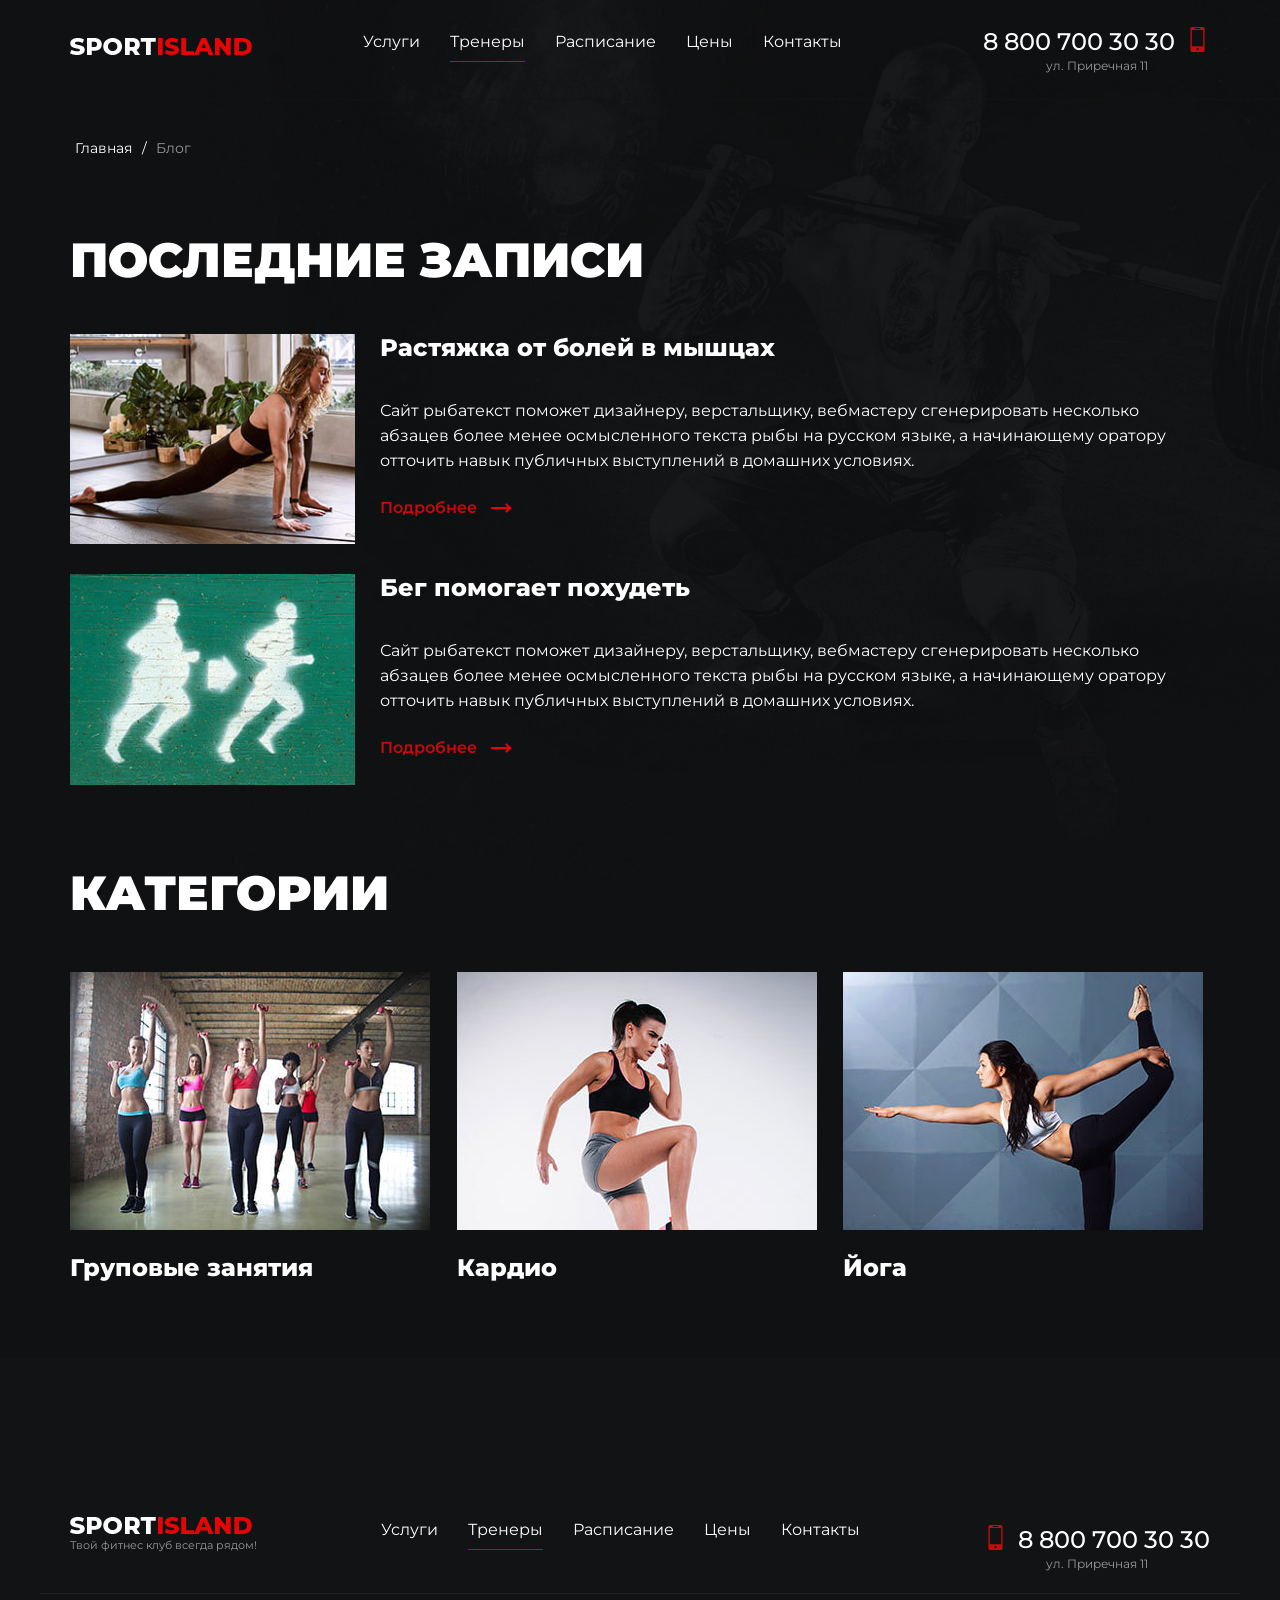
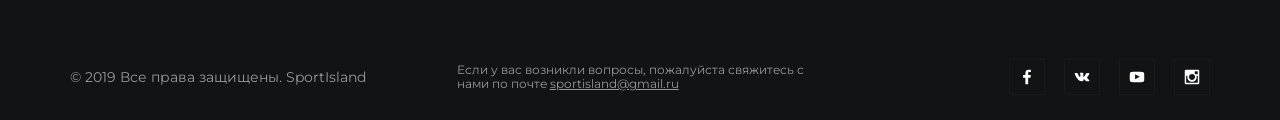
<file: assets/blog.html>
<!DOCTYPE html>
<html lang="ru">
  <head>
    <meta charset="UTF-8">
    <meta http-equiv='X-UA-Compatible' content="IE=edge">
    <meta name="viewport" content="width=device-width, initial-scale=1.0">
    <meta name="description" content="">
    <meta name="author" content="">
    <link rel="shortcut icon" href="favicon.png">
    <title> Блог </title>
    <link href="https://fonts.googleapis.com/css?family=Montserrat:400,500,600,800,900&display=swap&subset=cyrillic" rel="preload stylesheet">
    <link rel="stylesheet" href="./css/styles.css">
  </head>
  <body class="inner">
    <header class="main-header">
      <div class="wrapper main-header__wrap">
        <a href="/" class="main-header__logolink" aria-label="Логотип-ссылка на Главную">
          <img src="img/logo.png" alt="">
        </a>
        <nav class="main-navigation">
          <ul class="main-navigation__list">
            <li>
              <a href="services.html">Услуги</a>
            </li>
            <li class="active">
              <a href="trainers.html">Тренеры</a>
            </li>
            <li>
              <a href="schedule.html">Расписание</a>
            </li>
            <li>
              <a href="prices.html">Цены</a>
            </li>
            <li>
              <a href="contacts.html">Контакты </a>
            </li>
          </ul>
        </nav>
        <address class="main-header__widget widget-contacts">
          <a href="tel:88007003030" class="widget-contacts__phone"> 8 800 700 30 30 </a>
          <p class="widget-contacts__address"> ул. Приречная 11 </p>
        </address>
        <button class="main-header__mobile">
          <span class="sr-only">Открыть мобильное меню</span>
        </button>
      </div>
    </header>
    <main class="main-content">
      <h1 class="sr-only">Страница категорий блога на сайте спорт-клуба SportIsland</h1>
      <div class="wrapper">
        <ul class="breadcrumbs">
          <li class="breadcrumbs__item breadcrumbs__item_home">
            <a href="index.html" class="breadcrumbs__link">Главная</a>
          </li>
          <li class="breadcrumbs__item">
            <a href="blog.html" class="breadcrumbs__link">Блог</a>
          </li>
        </ul>
      </div>
      <section class="last-posts">
        <div class="wrapper">
          <h2 class="main-heading last-posts__h"> последние записи </h2>
          <ul class="posts-list">
            <li class="last-post">
              <a href="single.html" class="last-post__link" aria-label="Читать текст статьи: Растяжка от болей в мышцах">
                <figure class="last-post__thumb">
                  <img src="img/blog__article_thmb1.jpg" alt="" class="last-post__img">
                </figure>
                <div class="last-post__wrap">
                  <h3 class="last-post__h"> Растяжка от болей в мышцах </h3>
                  <p class="last-post__text"> Сайт рыбатекст поможет дизайнеру, верстальщику, вебмастеру сгенерировать несколько абзацев более менее осмысленного текста рыбы на русском языке, а начинающему оратору отточить навык публичных выступлений в домашних условиях. </p>
                  <span class="last-post__more link-more">Подробнее</span>
                </div>
              </a>
            </li>
            <li class="last-post">
              <a href="single.html" class="last-post__link" aria-label="Читать текст статьи: Бег помогает похудеть">
                <figure class="last-post__thumb">
                  <img src="img/blog__article_thmb2.jpg" alt="" class="last-post__img">
                </figure>
                <div class="last-post__wrap">
                  <h3 class="last-post__h"> Бег помогает похудеть </h3>
                  <p class="last-post__text"> Сайт рыбатекст поможет дизайнеру, верстальщику, вебмастеру сгенерировать несколько абзацев более менее осмысленного текста рыбы на русском языке, а начинающему оратору отточить навык публичных выступлений в домашних условиях. </p>
                  <span class="last-post__more link-more">Подробнее</span>
                </div>
              </a>
            </li>
          </ul>
        </div>
      </section>
      <section class="categories">
        <div class="wrapper">
          <h2 class="categories__h main-heading"> категории </h2>
          <ul class="categories-list">
            <li class="category">
              <a href="category.html" class="category__link">
                <img src="img/blog__category_thmb1.jpg" alt="" class="category__thumb">
                <span class="category__name">Груповые занятия</span>
              </a>
            </li>
            <li class="category">
              <a href="category.html" class="category__link">
                <img src="img/blog__category_thmb2.jpg" alt="" class="category__thumb">
                <span class="category__name">Кардио</span>
              </a>
            </li>
            <li class="category">
              <a href="category.html" class="category__link">
                <img src="img/blog__category_thmb3.jpg" alt="" class="category__thumb">
                <span class="category__name">Йога</span>
              </a>
            </li>
          </ul>
        </div>
      </section>
    </main>
    <div class="modal">
      <div class="wrapper">
        <section class="modal-content modal-form" id="modal-form">
          <button class="modal__closer">
            <span class="sr-only">Закрыть</span>
          </button>
          <form action="#" class="modal-form__form">
            <h2 class="modal-content__h"> Отправить заявку </h2>
            <p> Оставьте свои контакты и менеджер с Вами свяжется </p>
            <p>
              <label>
                <span class="sr-only">Имя: </span>
                <input type="text" name="si-user-name" placeholder="Имя">
              </label>
            </p>
            <p>
              <label>
                <span class="sr-only">Телефон:</span>
                <input type="text" name="si-user-phone" placeholder="Телефон" pattern="^\+{0,1}[0-9]{4,}$">
              </label>
            </p>
            <button class="btn" type="submit">Отправить</button>
            <input type="hidden" name="action" value="si-modal-form">
          </form>
        </section>
      </div>
    </div>
    <div class="footer">
      <header class="main-header">
        <div class="wrapper main-header__wrap">
          <a href="/" class="main-header__logolink" aria-label="Логотип-ссылка на Главную">
            <img src="img/logo.png" alt="">
            <span class="slogan">Твой фитнес клуб всегда рядом!</span>
          </a>
          <nav class="main-navigation">
            <ul class="main-navigation__list">
              <li>
                <a href="services.html">Услуги</a>
              </li>
              <li class="active">
                <a href="trainers.html">Тренеры</a>
              </li>
              <li>
                <a href="schedule.html">Расписание</a>
              </li>
              <li>
                <a href="prices.html">Цены</a>
              </li>
              <li>
                <a href="contacts.html">Контакты </a>
              </li>
            </ul>
          </nav>
          <address class="main-header__widget widget-contacts">
            <a href="tel:88007003030" class="widget-contacts__phone"> 8 800 700 30 30 </a>
            <p class="widget-contacts__address"> ул. Приречная 11 </p>
          </address>
        </div>
      </header>
      <footer class="main-footer wrapper">
        <div class="row main-footer__row">
          <div class="main-footer__widget main-footer__widget_copyright">
            <span class="widget-text"> © 2019 Все права защищены. SportIsland </span>
          </div>
          <div class="main-footer__widget">
            <p class="widget-contact-mail"> Если у вас возникли вопросы, пожалуйста свяжитесь с нами по почте <a href="mailto:sportisland@gmail.ru">sportisland@gmail.ru</a>
            </p>
          </div>
          <div class="main-footer__widget main-footer__widget_social">
            <a target="_blank" href="#" class="widget-social-links fb">
              <span class="sr-only"> Мы в Facebook! </span>
              <svg version="1.1" xmlns="http://www.w3.org/2000/svg" xmlns:xlink="http://www.w3.org/1999/xlink" x="0px" y="0px" viewBox="0 0 155.139 155.139" style="enable-background:new 0 0 155.139 155.139;" xml:space="preserve">
                <style>
                  path {
                    fill: #fff;
                  }

                </style>
                <g>
                  <path d="M89.584,155.139V84.378h23.742l3.562-27.585H89.584V39.184
		c0-7.984,2.208-13.425,13.67-13.425l14.595-0.006V1.08C115.325,0.752,106.661,0,96.577,0C75.52,0,61.104,12.853,61.104,36.452
		v20.341H37.29v27.585h23.814v70.761H89.584z" />
                </g>
                <g>
                </g>
                <g>
                </g>
                <g>
                </g>
                <g>
                </g>
                <g>
                </g>
                <g>
                </g>
                <g>
                </g>
                <g>
                </g>
                <g>
                </g>
                <g>
                </g>
                <g>
                </g>
                <g>
                </g>
                <g>
                </g>
                <g>
                </g>
                <g>
                </g>
              </svg>
            </a>
            <a target="_blank" href="#" class="widget-social-links vk">
              <span class="sr-only"> Мы в VK! </span>
              <svg version="1.1" xmlns="http://www.w3.org/2000/svg" xmlns:xlink="http://www.w3.org/1999/xlink" x="0px" y="0px" width="548.358px" height="548.358px" viewBox="0 0 548.358 548.358" style="enable-background:new 0 0 548.358 548.358;" xml:space="preserve">
                <style>
                  path {
                    fill: #fff;
                  }

                </style>
                <g>
                  <path d="M545.451,400.298c-0.664-1.431-1.283-2.618-1.858-3.569c-9.514-17.135-27.695-38.167-54.532-63.102l-0.567-0.571
		l-0.284-0.28l-0.287-0.287h-0.288c-12.18-11.611-19.893-19.418-23.123-23.415c-5.91-7.614-7.234-15.321-4.004-23.13
		c2.282-5.9,10.854-18.36,25.696-37.397c7.807-10.089,13.99-18.175,18.556-24.267c32.931-43.78,47.208-71.756,42.828-83.939
		l-1.701-2.847c-1.143-1.714-4.093-3.282-8.846-4.712c-4.764-1.427-10.853-1.663-18.278-0.712l-82.224,0.568
		c-1.332-0.472-3.234-0.428-5.712,0.144c-2.475,0.572-3.713,0.859-3.713,0.859l-1.431,0.715l-1.136,0.859
		c-0.952,0.568-1.999,1.567-3.142,2.995c-1.137,1.423-2.088,3.093-2.848,4.996c-8.952,23.031-19.13,44.444-30.553,64.238
		c-7.043,11.803-13.511,22.032-19.418,30.693c-5.899,8.658-10.848,15.037-14.842,19.126c-4,4.093-7.61,7.372-10.852,9.849
		c-3.237,2.478-5.708,3.525-7.419,3.142c-1.715-0.383-3.33-0.763-4.859-1.143c-2.663-1.714-4.805-4.045-6.42-6.995
		c-1.622-2.95-2.714-6.663-3.285-11.136c-0.568-4.476-0.904-8.326-1-11.563c-0.089-3.233-0.048-7.806,0.145-13.706
		c0.198-5.903,0.287-9.897,0.287-11.991c0-7.234,0.141-15.085,0.424-23.555c0.288-8.47,0.521-15.181,0.716-20.125
		c0.194-4.949,0.284-10.185,0.284-15.705s-0.336-9.849-1-12.991c-0.656-3.138-1.663-6.184-2.99-9.137
		c-1.335-2.95-3.289-5.232-5.853-6.852c-2.569-1.618-5.763-2.902-9.564-3.856c-10.089-2.283-22.936-3.518-38.547-3.71
		c-35.401-0.38-58.148,1.906-68.236,6.855c-3.997,2.091-7.614,4.948-10.848,8.562c-3.427,4.189-3.905,6.475-1.431,6.851
		c11.422,1.711,19.508,5.804,24.267,12.275l1.715,3.429c1.334,2.474,2.666,6.854,3.999,13.134c1.331,6.28,2.19,13.227,2.568,20.837
		c0.95,13.897,0.95,25.793,0,35.689c-0.953,9.9-1.853,17.607-2.712,23.127c-0.859,5.52-2.143,9.993-3.855,13.418
		c-1.715,3.426-2.856,5.52-3.428,6.28c-0.571,0.76-1.047,1.239-1.425,1.427c-2.474,0.948-5.047,1.431-7.71,1.431
		c-2.667,0-5.901-1.334-9.707-4c-3.805-2.666-7.754-6.328-11.847-10.992c-4.093-4.665-8.709-11.184-13.85-19.558
		c-5.137-8.374-10.467-18.271-15.987-29.691l-4.567-8.282c-2.855-5.328-6.755-13.086-11.704-23.267
		c-4.952-10.185-9.329-20.037-13.134-29.554c-1.521-3.997-3.806-7.04-6.851-9.134l-1.429-0.859c-0.95-0.76-2.475-1.567-4.567-2.427
		c-2.095-0.859-4.281-1.475-6.567-1.854l-78.229,0.568c-7.994,0-13.418,1.811-16.274,5.428l-1.143,1.711
		C0.288,140.146,0,141.668,0,143.763c0,2.094,0.571,4.664,1.714,7.707c11.42,26.84,23.839,52.725,37.257,77.659
		c13.418,24.934,25.078,45.019,34.973,60.237c9.897,15.229,19.985,29.602,30.264,43.112c10.279,13.515,17.083,22.176,20.412,25.981
		c3.333,3.812,5.951,6.662,7.854,8.565l7.139,6.851c4.568,4.569,11.276,10.041,20.127,16.416
		c8.853,6.379,18.654,12.659,29.408,18.85c10.756,6.181,23.269,11.225,37.546,15.126c14.275,3.905,28.169,5.472,41.684,4.716h32.834
		c6.659-0.575,11.704-2.669,15.133-6.283l1.136-1.431c0.764-1.136,1.479-2.901,2.139-5.276c0.668-2.379,1-5,1-7.851
		c-0.195-8.183,0.428-15.558,1.852-22.124c1.423-6.564,3.045-11.513,4.859-14.846c1.813-3.33,3.859-6.14,6.136-8.418
		c2.282-2.283,3.908-3.666,4.862-4.142c0.948-0.479,1.705-0.804,2.276-0.999c4.568-1.522,9.944-0.048,16.136,4.429
		c6.187,4.473,11.99,9.996,17.418,16.56c5.425,6.57,11.943,13.941,19.555,22.124c7.617,8.186,14.277,14.271,19.985,18.274
		l5.708,3.426c3.812,2.286,8.761,4.38,14.853,6.283c6.081,1.902,11.409,2.378,15.984,1.427l73.087-1.14
		c7.229,0,12.854-1.197,16.844-3.572c3.998-2.379,6.373-5,7.139-7.851c0.764-2.854,0.805-6.092,0.145-9.712
		C546.782,404.25,546.115,401.725,545.451,400.298z" />
                </g>
                <g>
                </g>
                <g>
                </g>
                <g>
                </g>
                <g>
                </g>
                <g>
                </g>
                <g>
                </g>
                <g>
                </g>
                <g>
                </g>
                <g>
                </g>
                <g>
                </g>
                <g>
                </g>
                <g>
                </g>
                <g>
                </g>
                <g>
                </g>
                <g>
                </g>
              </svg>
            </a>
            <a target="_blank" href="#" class="widget-social-links youtube">
              <span class="sr-only"> Мы в YouTube! </span>
              <svg version="1.1" xmlns="http://www.w3.org/2000/svg" xmlns:xlink="http://www.w3.org/1999/xlink" x="0px" y="0px" width="96.875px" height="96.875px" viewBox="0 0 96.875 96.875" style="enable-background:new 0 0 96.875 96.875;" xml:space="preserve">
                <style>
                  path {
                    fill: #fff;
                  }

                </style>
                <g>
                  <path d="M95.201,25.538c-1.186-5.152-5.4-8.953-10.473-9.52c-12.013-1.341-24.172-1.348-36.275-1.341
		c-12.105-0.007-24.266,0-36.279,1.341c-5.07,0.567-9.281,4.368-10.467,9.52C0.019,32.875,0,40.884,0,48.438
		C0,55.992,0,64,1.688,71.336c1.184,5.151,5.396,8.952,10.469,9.52c12.012,1.342,24.172,1.349,36.277,1.342
		c12.107,0.007,24.264,0,36.275-1.342c5.07-0.567,9.285-4.368,10.471-9.52c1.689-7.337,1.695-15.345,1.695-22.898
		C96.875,40.884,96.889,32.875,95.201,25.538z M35.936,63.474c0-10.716,0-21.32,0-32.037c10.267,5.357,20.466,10.678,30.798,16.068
		C56.434,52.847,46.23,58.136,35.936,63.474z" />
                </g>
                <g>
                </g>
                <g>
                </g>
                <g>
                </g>
                <g>
                </g>
                <g>
                </g>
                <g>
                </g>
                <g>
                </g>
                <g>
                </g>
                <g>
                </g>
                <g>
                </g>
                <g>
                </g>
                <g>
                </g>
                <g>
                </g>
                <g>
                </g>
                <g>
                </g>
              </svg>
            </a>
            <a target="_blank" href="#" class="widget-social-links insta">
              <span class="sr-only"> Мы в Instagram! </span>
              <svg version="1.1" xmlns="http://www.w3.org/2000/svg" xmlns:xlink="http://www.w3.org/1999/xlink" x="0px" y="0px" width="97.395px" height="97.395px" viewBox="0 0 97.395 97.395" style="enable-background:new 0 0 97.395 97.395;" xml:space="preserve">
                <style>
                  path {
                    fill: #fff;
                  }

                </style>
                <g>
                  <path d="M12.501,0h72.393c6.875,0,12.5,5.09,12.5,12.5v72.395c0,7.41-5.625,12.5-12.5,12.5H12.501C5.624,97.395,0,92.305,0,84.895
		V12.5C0,5.09,5.624,0,12.501,0L12.501,0z M70.948,10.821c-2.412,0-4.383,1.972-4.383,4.385v10.495c0,2.412,1.971,4.385,4.383,4.385
		h11.008c2.412,0,4.385-1.973,4.385-4.385V15.206c0-2.413-1.973-4.385-4.385-4.385H70.948L70.948,10.821z M86.387,41.188h-8.572
		c0.811,2.648,1.25,5.453,1.25,8.355c0,16.2-13.556,29.332-30.275,29.332c-16.718,0-30.272-13.132-30.272-29.332
		c0-2.904,0.438-5.708,1.25-8.355h-8.945v41.141c0,2.129,1.742,3.872,3.872,3.872h67.822c2.13,0,3.872-1.742,3.872-3.872V41.188
		H86.387z M48.789,29.533c-10.802,0-19.56,8.485-19.56,18.953c0,10.468,8.758,18.953,19.56,18.953
		c10.803,0,19.562-8.485,19.562-18.953C68.351,38.018,59.593,29.533,48.789,29.533z" />
                </g>
                <g>
                </g>
                <g>
                </g>
                <g>
                </g>
                <g>
                </g>
                <g>
                </g>
                <g>
                </g>
                <g>
                </g>
                <g>
                </g>
                <g>
                </g>
                <g>
                </g>
                <g>
                </g>
                <g>
                </g>
                <g>
                </g>
                <g>
                </g>
                <g>
                </g>
              </svg>
            </a>
          </div>
        </div>
      </footer>
    </div>
    <script src="./js/js.js"></script>
  </body>
</html>
</file>
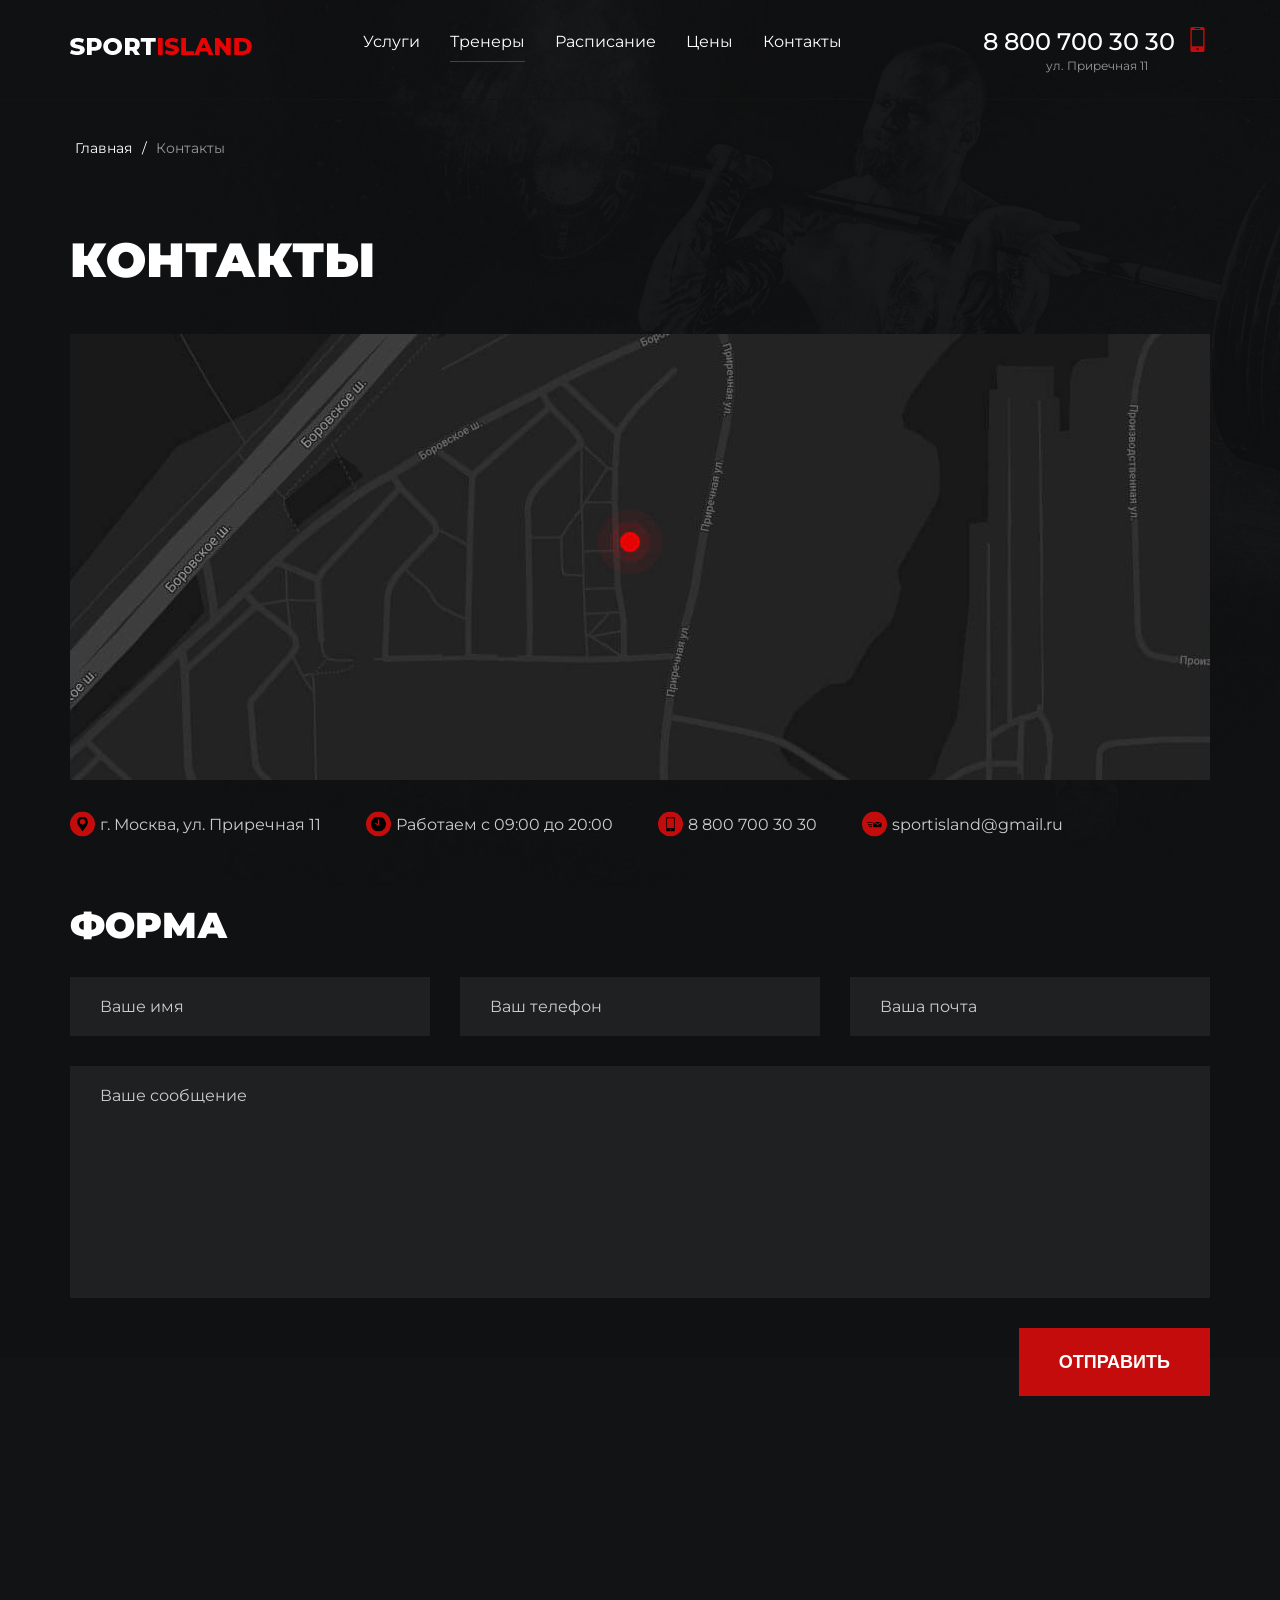
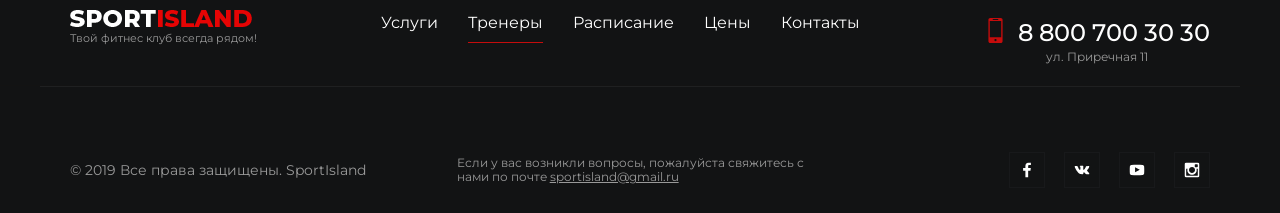
<file: assets/contacts.html>
<!DOCTYPE html>
<html lang="ru">
  <head>
    <meta charset="UTF-8">
    <meta http-equiv='X-UA-Compatible' content="IE=edge">
    <meta name="viewport" content="width=device-width, initial-scale=1.0">
    <meta name="description" content="">
    <meta name="author" content="">
    <link rel="shortcut icon" href="favicon.png">
    <title> Блог </title>
    <link href="https://fonts.googleapis.com/css?family=Montserrat:400,500,600,800,900&display=swap&subset=cyrillic" rel="preload stylesheet">
    <link rel="stylesheet" href="./css/styles.css">
  </head>
  <body class="inner">
    <header class="main-header">
      <div class="wrapper main-header__wrap">
        <a href="/" class="main-header__logolink" aria-label="Логотип-ссылка на Главную">
          <img src="img/logo.png" alt="">
        </a>
        <nav class="main-navigation">
          <ul class="main-navigation__list">
            <li>
              <a href="services.html">Услуги</a>
            </li>
            <li class="active">
              <a href="trainers.html">Тренеры</a>
            </li>
            <li>
              <a href="schedule.html">Расписание</a>
            </li>
            <li>
              <a href="prices.html">Цены</a>
            </li>
            <li>
              <a href="contacts.html">Контакты </a>
            </li>
          </ul>
        </nav>
        <address class="main-header__widget widget-contacts">
          <a href="tel:88007003030" class="widget-contacts__phone"> 8 800 700 30 30 </a>
          <p class="widget-contacts__address"> ул. Приречная 11 </p>
        </address>
        <button class="main-header__mobile">
          <span class="sr-only">Открыть мобильное меню</span>
        </button>
      </div>
    </header>
    <main class="main-content">
      <div class="wrapper">
        <ul class="breadcrumbs">
          <li class="breadcrumbs__item breadcrumbs__item_home">
            <a href="index.html" class="breadcrumbs__link">Главная</a>
          </li>
          <li class="breadcrumbs__item">
            <a href="contacts.html" class="breadcrumbs__link">Контакты</a>
          </li>
        </ul>
      </div>
      <section class="contacts">
        <div class="wrapper">
          <h1 class="contacts__h main-heading">Контакты</h1>
          <div class="map">
            <a href="#" class="map__fallback">
              <img src="./img/map.jpg" alt="Карта клуба SportIsland">
              <span class="sr-only"> Карта </span>
            </a>
            <iframe src="https://www.google.com/maps/embed?pb=!1m10!1m8!1m3!1d20309.075323923767!2d30.4721233!3d50.4851493!3m2!1i1024!2i768!4f13.1!5e0!3m2!1sru!2sua!4v1578565396276!5m2!1sru!2sua" width="800" height="600" style="border:0;" allowfullscreen=""></iframe>
          </div>
          <p class="contacts__info">
            <span class="widget-address"> г. Москва, ул. Приречная 11 </span>
            <span class="widget-working-time"> Работаем с 09:00 до 20:00 </span>
            <a href="tel:88007003030" class="widget-phone"> 8 800 700 30 30 </a>
            <a href="mailto:sportisland@gmail.ru" class="widget-email">sportisland@gmail.ru</a>
          </p>
          <h2 class="page-heading contacts__h_form"> форма </h2>
          <form action="#" class="contacts__form contacts-form">
            <label class="contacts-form__label">
              <span class="sr-only"> Имя </span>
              <input type="text" class="contacts-form__input" placeholder="Ваше имя">
            </label>
            <label class="contacts-form__label">
              <span class="sr-only"> Телефон </span>
              <input type="text" class="contacts-form__input" placeholder="Ваш телефон">
            </label>
            <label class="contacts-form__label">
              <span class="sr-only"> Почта </span>
              <input type="text" class="contacts-form__input" placeholder="Ваша почта">
            </label>
            <label class="contacts-form__label contacts-form__label_textarea">
              <span class="sr-only"> Комментарий </span>
              <textarea name="" id="" cols="30" rows="10" class="contacts-form__textarea" placeholder="Ваше сообщение"></textarea>
            </label>
            <button class="contacts-form__btn btn"> Отправить </button>
          </form>
        </div>
      </section>
    </main>
    <div class="modal">
      <div class="wrapper">
        <section class="modal-content modal-form" id="modal-form">
          <button class="modal__closer">
            <span class="sr-only">Закрыть</span>
          </button>
          <form action="#" class="modal-form__form">
            <h2 class="modal-content__h"> Отправить заявку </h2>
            <p> Оставьте свои контакты и менеджер с Вами свяжется </p>
            <p>
              <label>
                <span class="sr-only">Имя: </span>
                <input type="text" name="si-user-name" placeholder="Имя">
              </label>
            </p>
            <p>
              <label>
                <span class="sr-only">Телефон:</span>
                <input type="text" name="si-user-phone" placeholder="Телефон" pattern="^\+{0,1}[0-9]{4,}$">
              </label>
            </p>
            <button class="btn" type="submit">Отправить</button>
            <input type="hidden" name="action" value="si-modal-form">
          </form>
        </section>
      </div>
    </div>
    <div class="footer">
      <header class="main-header">
        <div class="wrapper main-header__wrap">
          <a href="/" class="main-header__logolink" aria-label="Логотип-ссылка на Главную">
            <img src="img/logo.png" alt="">
            <span class="slogan">Твой фитнес клуб всегда рядом!</span>
          </a>
          <nav class="main-navigation">
            <ul class="main-navigation__list">
              <li>
                <a href="services.html">Услуги</a>
              </li>
              <li class="active">
                <a href="trainers.html">Тренеры</a>
              </li>
              <li>
                <a href="schedule.html">Расписание</a>
              </li>
              <li>
                <a href="prices.html">Цены</a>
              </li>
              <li>
                <a href="contacts.html">Контакты </a>
              </li>
            </ul>
          </nav>
          <address class="main-header__widget widget-contacts">
            <a href="tel:88007003030" class="widget-contacts__phone"> 8 800 700 30 30 </a>
            <p class="widget-contacts__address"> ул. Приречная 11 </p>
          </address>
        </div>
      </header>
      <footer class="main-footer wrapper">
        <div class="row main-footer__row">
          <div class="main-footer__widget main-footer__widget_copyright">
            <span class="widget-text"> © 2019 Все права защищены. SportIsland </span>
          </div>
          <div class="main-footer__widget">
            <p class="widget-contact-mail"> Если у вас возникли вопросы, пожалуйста свяжитесь с нами по почте <a href="mailto:sportisland@gmail.ru">sportisland@gmail.ru</a>
            </p>
          </div>
          <div class="main-footer__widget main-footer__widget_social">
            <a target="_blank" href="#" class="widget-social-links fb">
              <span class="sr-only"> Мы в Facebook! </span>
              <svg version="1.1" xmlns="http://www.w3.org/2000/svg" xmlns:xlink="http://www.w3.org/1999/xlink" x="0px" y="0px" viewBox="0 0 155.139 155.139" style="enable-background:new 0 0 155.139 155.139;" xml:space="preserve">
                <style>
                  path {
                    fill: #fff;
                  }

                </style>
                <g>
                  <path d="M89.584,155.139V84.378h23.742l3.562-27.585H89.584V39.184
		c0-7.984,2.208-13.425,13.67-13.425l14.595-0.006V1.08C115.325,0.752,106.661,0,96.577,0C75.52,0,61.104,12.853,61.104,36.452
		v20.341H37.29v27.585h23.814v70.761H89.584z" />
                </g>
                <g>
                </g>
                <g>
                </g>
                <g>
                </g>
                <g>
                </g>
                <g>
                </g>
                <g>
                </g>
                <g>
                </g>
                <g>
                </g>
                <g>
                </g>
                <g>
                </g>
                <g>
                </g>
                <g>
                </g>
                <g>
                </g>
                <g>
                </g>
                <g>
                </g>
              </svg>
            </a>
            <a target="_blank" href="#" class="widget-social-links vk">
              <span class="sr-only"> Мы в VK! </span>
              <svg version="1.1" xmlns="http://www.w3.org/2000/svg" xmlns:xlink="http://www.w3.org/1999/xlink" x="0px" y="0px" width="548.358px" height="548.358px" viewBox="0 0 548.358 548.358" style="enable-background:new 0 0 548.358 548.358;" xml:space="preserve">
                <style>
                  path {
                    fill: #fff;
                  }

                </style>
                <g>
                  <path d="M545.451,400.298c-0.664-1.431-1.283-2.618-1.858-3.569c-9.514-17.135-27.695-38.167-54.532-63.102l-0.567-0.571
		l-0.284-0.28l-0.287-0.287h-0.288c-12.18-11.611-19.893-19.418-23.123-23.415c-5.91-7.614-7.234-15.321-4.004-23.13
		c2.282-5.9,10.854-18.36,25.696-37.397c7.807-10.089,13.99-18.175,18.556-24.267c32.931-43.78,47.208-71.756,42.828-83.939
		l-1.701-2.847c-1.143-1.714-4.093-3.282-8.846-4.712c-4.764-1.427-10.853-1.663-18.278-0.712l-82.224,0.568
		c-1.332-0.472-3.234-0.428-5.712,0.144c-2.475,0.572-3.713,0.859-3.713,0.859l-1.431,0.715l-1.136,0.859
		c-0.952,0.568-1.999,1.567-3.142,2.995c-1.137,1.423-2.088,3.093-2.848,4.996c-8.952,23.031-19.13,44.444-30.553,64.238
		c-7.043,11.803-13.511,22.032-19.418,30.693c-5.899,8.658-10.848,15.037-14.842,19.126c-4,4.093-7.61,7.372-10.852,9.849
		c-3.237,2.478-5.708,3.525-7.419,3.142c-1.715-0.383-3.33-0.763-4.859-1.143c-2.663-1.714-4.805-4.045-6.42-6.995
		c-1.622-2.95-2.714-6.663-3.285-11.136c-0.568-4.476-0.904-8.326-1-11.563c-0.089-3.233-0.048-7.806,0.145-13.706
		c0.198-5.903,0.287-9.897,0.287-11.991c0-7.234,0.141-15.085,0.424-23.555c0.288-8.47,0.521-15.181,0.716-20.125
		c0.194-4.949,0.284-10.185,0.284-15.705s-0.336-9.849-1-12.991c-0.656-3.138-1.663-6.184-2.99-9.137
		c-1.335-2.95-3.289-5.232-5.853-6.852c-2.569-1.618-5.763-2.902-9.564-3.856c-10.089-2.283-22.936-3.518-38.547-3.71
		c-35.401-0.38-58.148,1.906-68.236,6.855c-3.997,2.091-7.614,4.948-10.848,8.562c-3.427,4.189-3.905,6.475-1.431,6.851
		c11.422,1.711,19.508,5.804,24.267,12.275l1.715,3.429c1.334,2.474,2.666,6.854,3.999,13.134c1.331,6.28,2.19,13.227,2.568,20.837
		c0.95,13.897,0.95,25.793,0,35.689c-0.953,9.9-1.853,17.607-2.712,23.127c-0.859,5.52-2.143,9.993-3.855,13.418
		c-1.715,3.426-2.856,5.52-3.428,6.28c-0.571,0.76-1.047,1.239-1.425,1.427c-2.474,0.948-5.047,1.431-7.71,1.431
		c-2.667,0-5.901-1.334-9.707-4c-3.805-2.666-7.754-6.328-11.847-10.992c-4.093-4.665-8.709-11.184-13.85-19.558
		c-5.137-8.374-10.467-18.271-15.987-29.691l-4.567-8.282c-2.855-5.328-6.755-13.086-11.704-23.267
		c-4.952-10.185-9.329-20.037-13.134-29.554c-1.521-3.997-3.806-7.04-6.851-9.134l-1.429-0.859c-0.95-0.76-2.475-1.567-4.567-2.427
		c-2.095-0.859-4.281-1.475-6.567-1.854l-78.229,0.568c-7.994,0-13.418,1.811-16.274,5.428l-1.143,1.711
		C0.288,140.146,0,141.668,0,143.763c0,2.094,0.571,4.664,1.714,7.707c11.42,26.84,23.839,52.725,37.257,77.659
		c13.418,24.934,25.078,45.019,34.973,60.237c9.897,15.229,19.985,29.602,30.264,43.112c10.279,13.515,17.083,22.176,20.412,25.981
		c3.333,3.812,5.951,6.662,7.854,8.565l7.139,6.851c4.568,4.569,11.276,10.041,20.127,16.416
		c8.853,6.379,18.654,12.659,29.408,18.85c10.756,6.181,23.269,11.225,37.546,15.126c14.275,3.905,28.169,5.472,41.684,4.716h32.834
		c6.659-0.575,11.704-2.669,15.133-6.283l1.136-1.431c0.764-1.136,1.479-2.901,2.139-5.276c0.668-2.379,1-5,1-7.851
		c-0.195-8.183,0.428-15.558,1.852-22.124c1.423-6.564,3.045-11.513,4.859-14.846c1.813-3.33,3.859-6.14,6.136-8.418
		c2.282-2.283,3.908-3.666,4.862-4.142c0.948-0.479,1.705-0.804,2.276-0.999c4.568-1.522,9.944-0.048,16.136,4.429
		c6.187,4.473,11.99,9.996,17.418,16.56c5.425,6.57,11.943,13.941,19.555,22.124c7.617,8.186,14.277,14.271,19.985,18.274
		l5.708,3.426c3.812,2.286,8.761,4.38,14.853,6.283c6.081,1.902,11.409,2.378,15.984,1.427l73.087-1.14
		c7.229,0,12.854-1.197,16.844-3.572c3.998-2.379,6.373-5,7.139-7.851c0.764-2.854,0.805-6.092,0.145-9.712
		C546.782,404.25,546.115,401.725,545.451,400.298z" />
                </g>
                <g>
                </g>
                <g>
                </g>
                <g>
                </g>
                <g>
                </g>
                <g>
                </g>
                <g>
                </g>
                <g>
                </g>
                <g>
                </g>
                <g>
                </g>
                <g>
                </g>
                <g>
                </g>
                <g>
                </g>
                <g>
                </g>
                <g>
                </g>
                <g>
                </g>
              </svg>
            </a>
            <a target="_blank" href="#" class="widget-social-links youtube">
              <span class="sr-only"> Мы в YouTube! </span>
              <svg version="1.1" xmlns="http://www.w3.org/2000/svg" xmlns:xlink="http://www.w3.org/1999/xlink" x="0px" y="0px" width="96.875px" height="96.875px" viewBox="0 0 96.875 96.875" style="enable-background:new 0 0 96.875 96.875;" xml:space="preserve">
                <style>
                  path {
                    fill: #fff;
                  }

                </style>
                <g>
                  <path d="M95.201,25.538c-1.186-5.152-5.4-8.953-10.473-9.52c-12.013-1.341-24.172-1.348-36.275-1.341
		c-12.105-0.007-24.266,0-36.279,1.341c-5.07,0.567-9.281,4.368-10.467,9.52C0.019,32.875,0,40.884,0,48.438
		C0,55.992,0,64,1.688,71.336c1.184,5.151,5.396,8.952,10.469,9.52c12.012,1.342,24.172,1.349,36.277,1.342
		c12.107,0.007,24.264,0,36.275-1.342c5.07-0.567,9.285-4.368,10.471-9.52c1.689-7.337,1.695-15.345,1.695-22.898
		C96.875,40.884,96.889,32.875,95.201,25.538z M35.936,63.474c0-10.716,0-21.32,0-32.037c10.267,5.357,20.466,10.678,30.798,16.068
		C56.434,52.847,46.23,58.136,35.936,63.474z" />
                </g>
                <g>
                </g>
                <g>
                </g>
                <g>
                </g>
                <g>
                </g>
                <g>
                </g>
                <g>
                </g>
                <g>
                </g>
                <g>
                </g>
                <g>
                </g>
                <g>
                </g>
                <g>
                </g>
                <g>
                </g>
                <g>
                </g>
                <g>
                </g>
                <g>
                </g>
              </svg>
            </a>
            <a target="_blank" href="#" class="widget-social-links insta">
              <span class="sr-only"> Мы в Instagram! </span>
              <svg version="1.1" xmlns="http://www.w3.org/2000/svg" xmlns:xlink="http://www.w3.org/1999/xlink" x="0px" y="0px" width="97.395px" height="97.395px" viewBox="0 0 97.395 97.395" style="enable-background:new 0 0 97.395 97.395;" xml:space="preserve">
                <style>
                  path {
                    fill: #fff;
                  }

                </style>
                <g>
                  <path d="M12.501,0h72.393c6.875,0,12.5,5.09,12.5,12.5v72.395c0,7.41-5.625,12.5-12.5,12.5H12.501C5.624,97.395,0,92.305,0,84.895
		V12.5C0,5.09,5.624,0,12.501,0L12.501,0z M70.948,10.821c-2.412,0-4.383,1.972-4.383,4.385v10.495c0,2.412,1.971,4.385,4.383,4.385
		h11.008c2.412,0,4.385-1.973,4.385-4.385V15.206c0-2.413-1.973-4.385-4.385-4.385H70.948L70.948,10.821z M86.387,41.188h-8.572
		c0.811,2.648,1.25,5.453,1.25,8.355c0,16.2-13.556,29.332-30.275,29.332c-16.718,0-30.272-13.132-30.272-29.332
		c0-2.904,0.438-5.708,1.25-8.355h-8.945v41.141c0,2.129,1.742,3.872,3.872,3.872h67.822c2.13,0,3.872-1.742,3.872-3.872V41.188
		H86.387z M48.789,29.533c-10.802,0-19.56,8.485-19.56,18.953c0,10.468,8.758,18.953,19.56,18.953
		c10.803,0,19.562-8.485,19.562-18.953C68.351,38.018,59.593,29.533,48.789,29.533z" />
                </g>
                <g>
                </g>
                <g>
                </g>
                <g>
                </g>
                <g>
                </g>
                <g>
                </g>
                <g>
                </g>
                <g>
                </g>
                <g>
                </g>
                <g>
                </g>
                <g>
                </g>
                <g>
                </g>
                <g>
                </g>
                <g>
                </g>
                <g>
                </g>
                <g>
                </g>
              </svg>
            </a>
          </div>
        </div>
      </footer>
    </div>
    <script src="./js/js.js"></script>
  </body>
</html>
</file>
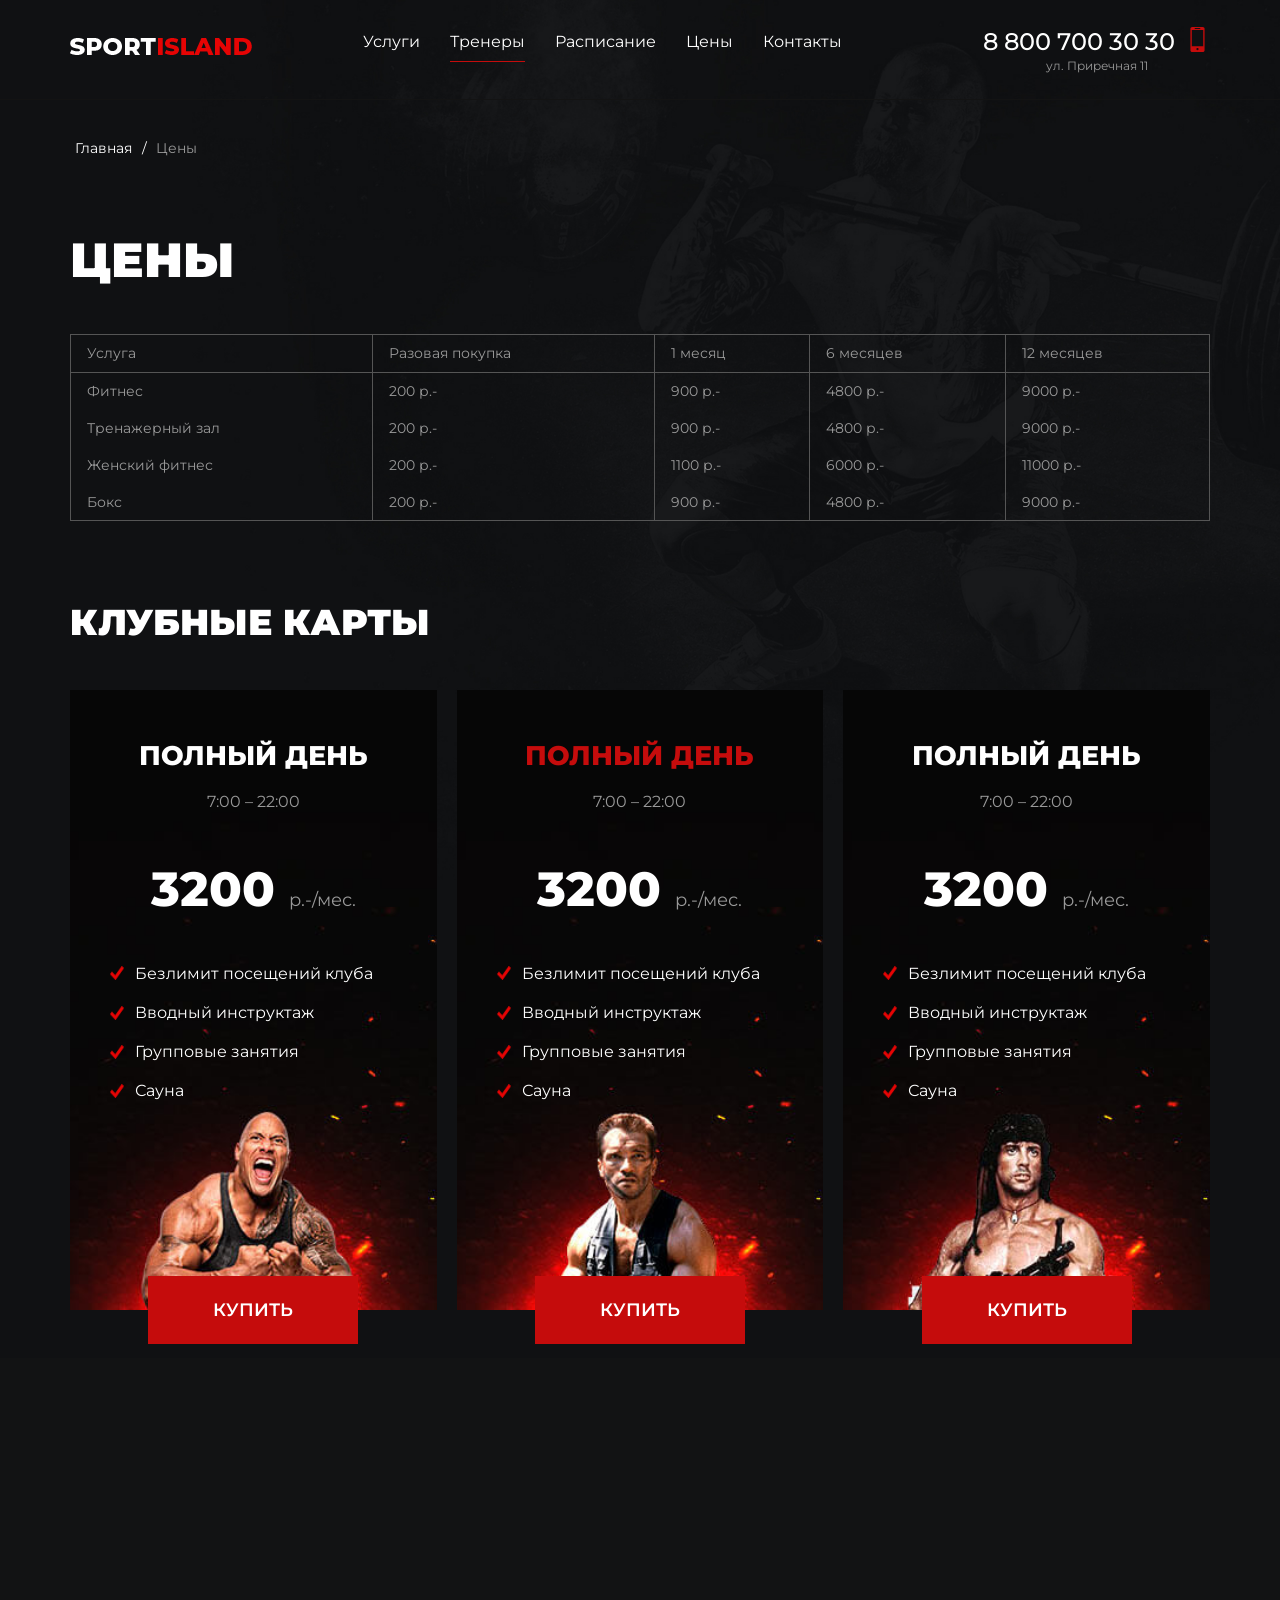
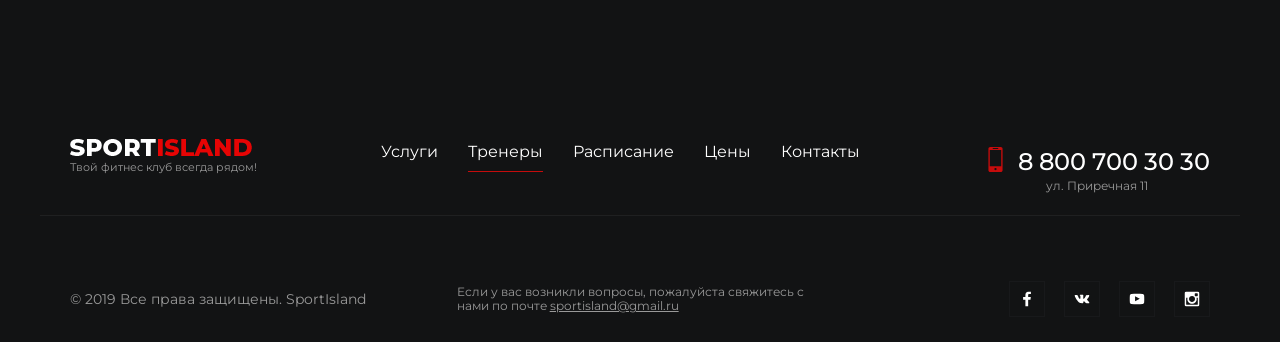
<file: assets/prices.html>
<!DOCTYPE html>
<html lang="ru">
  <head>
    <meta charset="UTF-8">
    <meta http-equiv='X-UA-Compatible' content="IE=edge">
    <meta name="viewport" content="width=device-width, initial-scale=1.0">
    <meta name="description" content="">
    <meta name="author" content="">
    <link rel="shortcut icon" href="favicon.png">
    <title> Цены </title>
    <link href="https://fonts.googleapis.com/css?family=Montserrat:400,500,600,800,900&display=swap&subset=cyrillic" rel="preload stylesheet">
    <link rel="stylesheet" href="./css/styles.css">
  </head>
  <body class="inner">
    <header class="main-header">
      <div class="wrapper main-header__wrap">
        <a href="/" class="main-header__logolink" aria-label="Логотип-ссылка на Главную">
          <img src="img/logo.png" alt="">
        </a>
        <nav class="main-navigation">
          <ul class="main-navigation__list">
            <li>
              <a href="services.html">Услуги</a>
            </li>
            <li class="active">
              <a href="trainers.html">Тренеры</a>
            </li>
            <li>
              <a href="schedule.html">Расписание</a>
            </li>
            <li>
              <a href="prices.html">Цены</a>
            </li>
            <li>
              <a href="contacts.html">Контакты </a>
            </li>
          </ul>
        </nav>
        <address class="main-header__widget widget-contacts">
          <a href="tel:88007003030" class="widget-contacts__phone"> 8 800 700 30 30 </a>
          <p class="widget-contacts__address"> ул. Приречная 11 </p>
        </address>
        <button class="main-header__mobile">
          <span class="sr-only">Открыть мобильное меню</span>
        </button>
      </div>
    </header>
    <main class="main-content">
      <h1 class="sr-only">Цены на наши услуги и клубные карты</h1>
      <div class="wrapper">
        <ul class="breadcrumbs">
          <li class="breadcrumbs__item breadcrumbs__item_home">
            <a href="index.html" class="breadcrumbs__link">Главная</a>
          </li>
          <li class="breadcrumbs__item">
            <a href="prices.html" class="breadcrumbs__link">Цены</a>
          </li>
        </ul>
        <section class="prices">
          <h2 class="main-heading prices__h">Цены</h2>
          <table>
            <thead>
              <tr>
                <td>Услуга</td>
                <td>Разовая покупка</td>
                <td>1 месяц</td>
                <td>6 месяцев</td>
                <td>12 месяцев</td>
              </tr>
            </thead>
            <tbody>
              <tr>
                <td> Фитнес </td>
                <td> 200 <span> р.- </span>
                </td>
                <td> 900 <span> р.- </span>
                </td>
                <td> 4800 <span> р.- </span>
                </td>
                <td> 9000 <span> р.- </span>
                </td>
              </tr>
              <tr>
                <td> Тренажерный зал </td>
                <td> 200 <span> р.- </span>
                </td>
                <td> 900 <span> р.- </span>
                </td>
                <td> 4800 <span> р.- </span>
                </td>
                <td> 9000 <span> р.- </span>
                </td>
              </tr>
              <tr>
                <td> Женский фитнес </td>
                <td> 200 <span> р.- </span>
                </td>
                <td> 1100 <span> р.- </span>
                </td>
                <td> 6000 <span> р.- </span>
                </td>
                <td> 11000 <span> р.- </span>
                </td>
              </tr>
              <tr>
                <td> Бокс </td>
                <td> 200 <span> р.- </span>
                </td>
                <td> 900 <span> р.- </span>
                </td>
                <td> 4800 <span> р.- </span>
                </td>
                <td> 9000 <span> р.- </span>
                </td>
              </tr>
            </tbody>
          </table>
        </section>
        <section class="cards">
          <h2 class="page-heading cards__h"> клубные карты </h2>
          <ul class="cards__list row">
            <li class="card">
              <h3 class="card__name"> полный день </h3>
              <p class="card__time"> 7:00 &ndash; 22:00 </p>
              <p class="card__price price"> 3200 <span class="price__unit">р.-/мес.</span>
              </p>
              <ul class="card__features">
                <li class="card__feature">Безлимит посещений клуба</li>
                <li class="card__feature">Вводный инструктаж</li>
                <li class="card__feature">Групповые занятия</li>
                <li class="card__feature">Сауна</li>
              </ul>
              <a href="#" class="card__buy btn">купить</a>
            </li>
            <li class="card card_profitable">
              <h3 class="card__name"> полный день </h3>
              <p class="card__time"> 7:00 &ndash; 22:00 </p>
              <p class="card__price price"> 3200 <span class="price__unit">р.-/мес.</span>
              </p>
              <ul class="card__features">
                <li class="card__feature">Безлимит посещений клуба</li>
                <li class="card__feature">Вводный инструктаж</li>
                <li class="card__feature">Групповые занятия</li>
                <li class="card__feature">Сауна</li>
              </ul>
              <a href="#" class="card__buy btn">купить</a>
            </li>
            <li class="card">
              <h3 class="card__name"> полный день </h3>
              <p class="card__time"> 7:00 &ndash; 22:00 </p>
              <p class="card__price price"> 3200 <span class=" price__unit">р.-/мес.</span>
              </p>
              <ul class="card__features">
                <li class="card__feature">Безлимит посещений клуба</li>
                <li class="card__feature">Вводный инструктаж</li>
                <li class="card__feature">Групповые занятия</li>
                <li class="card__feature">Сауна</li>
              </ul>
              <a href="#" class="card__buy btn">купить</a>
            </li>
          </ul>
        </section>
      </div>
    </main>
    <div class="modal">
      <div class="wrapper">
        <section class="modal-content modal-form" id="modal-form">
          <button class="modal__closer">
            <span class="sr-only">Закрыть</span>
          </button>
          <form action="#" class="modal-form__form">
            <h2 class="modal-content__h"> Отправить заявку </h2>
            <p> Оставьте свои контакты и менеджер с Вами свяжется </p>
            <p>
              <label>
                <span class="sr-only">Имя: </span>
                <input type="text" name="si-user-name" placeholder="Имя">
              </label>
            </p>
            <p>
              <label>
                <span class="sr-only">Телефон:</span>
                <input type="text" name="si-user-phone" placeholder="Телефон" pattern="^\+{0,1}[0-9]{4,}$">
              </label>
            </p>
            <button class="btn" type="submit">Отправить</button>
            <input type="hidden" name="action" value="si-modal-form">
          </form>
        </section>
      </div>
    </div>
    <div class="footer">
      <header class="main-header">
        <div class="wrapper main-header__wrap">
          <a href="/" class="main-header__logolink" aria-label="Логотип-ссылка на Главную">
            <img src="img/logo.png" alt="">
            <span class="slogan">Твой фитнес клуб всегда рядом!</span>
          </a>
          <nav class="main-navigation">
            <ul class="main-navigation__list">
              <li>
                <a href="services.html">Услуги</a>
              </li>
              <li class="active">
                <a href="trainers.html">Тренеры</a>
              </li>
              <li>
                <a href="schedule.html">Расписание</a>
              </li>
              <li>
                <a href="prices.html">Цены</a>
              </li>
              <li>
                <a href="contacts.html">Контакты </a>
              </li>
            </ul>
          </nav>
          <address class="main-header__widget widget-contacts">
            <a href="tel:88007003030" class="widget-contacts__phone"> 8 800 700 30 30 </a>
            <p class="widget-contacts__address"> ул. Приречная 11 </p>
          </address>
        </div>
      </header>
      <footer class="main-footer wrapper">
        <div class="row main-footer__row">
          <div class="main-footer__widget main-footer__widget_copyright">
            <span class="widget-text"> © 2019 Все права защищены. SportIsland </span>
          </div>
          <div class="main-footer__widget">
            <p class="widget-contact-mail"> Если у вас возникли вопросы, пожалуйста свяжитесь с нами по почте <a href="mailto:sportisland@gmail.ru">sportisland@gmail.ru</a>
            </p>
          </div>
          <div class="main-footer__widget main-footer__widget_social">
            <a target="_blank" href="#" class="widget-social-links fb">
              <span class="sr-only"> Мы в Facebook! </span>
              <svg version="1.1" xmlns="http://www.w3.org/2000/svg" xmlns:xlink="http://www.w3.org/1999/xlink" x="0px" y="0px" viewBox="0 0 155.139 155.139" style="enable-background:new 0 0 155.139 155.139;" xml:space="preserve">
                <style>
                  path {
                    fill: #fff;
                  }

                </style>
                <g>
                  <path d="M89.584,155.139V84.378h23.742l3.562-27.585H89.584V39.184
		c0-7.984,2.208-13.425,13.67-13.425l14.595-0.006V1.08C115.325,0.752,106.661,0,96.577,0C75.52,0,61.104,12.853,61.104,36.452
		v20.341H37.29v27.585h23.814v70.761H89.584z" />
                </g>
                <g>
                </g>
                <g>
                </g>
                <g>
                </g>
                <g>
                </g>
                <g>
                </g>
                <g>
                </g>
                <g>
                </g>
                <g>
                </g>
                <g>
                </g>
                <g>
                </g>
                <g>
                </g>
                <g>
                </g>
                <g>
                </g>
                <g>
                </g>
                <g>
                </g>
              </svg>
            </a>
            <a target="_blank" href="#" class="widget-social-links vk">
              <span class="sr-only"> Мы в VK! </span>
              <svg version="1.1" xmlns="http://www.w3.org/2000/svg" xmlns:xlink="http://www.w3.org/1999/xlink" x="0px" y="0px" width="548.358px" height="548.358px" viewBox="0 0 548.358 548.358" style="enable-background:new 0 0 548.358 548.358;" xml:space="preserve">
                <style>
                  path {
                    fill: #fff;
                  }

                </style>
                <g>
                  <path d="M545.451,400.298c-0.664-1.431-1.283-2.618-1.858-3.569c-9.514-17.135-27.695-38.167-54.532-63.102l-0.567-0.571
		l-0.284-0.28l-0.287-0.287h-0.288c-12.18-11.611-19.893-19.418-23.123-23.415c-5.91-7.614-7.234-15.321-4.004-23.13
		c2.282-5.9,10.854-18.36,25.696-37.397c7.807-10.089,13.99-18.175,18.556-24.267c32.931-43.78,47.208-71.756,42.828-83.939
		l-1.701-2.847c-1.143-1.714-4.093-3.282-8.846-4.712c-4.764-1.427-10.853-1.663-18.278-0.712l-82.224,0.568
		c-1.332-0.472-3.234-0.428-5.712,0.144c-2.475,0.572-3.713,0.859-3.713,0.859l-1.431,0.715l-1.136,0.859
		c-0.952,0.568-1.999,1.567-3.142,2.995c-1.137,1.423-2.088,3.093-2.848,4.996c-8.952,23.031-19.13,44.444-30.553,64.238
		c-7.043,11.803-13.511,22.032-19.418,30.693c-5.899,8.658-10.848,15.037-14.842,19.126c-4,4.093-7.61,7.372-10.852,9.849
		c-3.237,2.478-5.708,3.525-7.419,3.142c-1.715-0.383-3.33-0.763-4.859-1.143c-2.663-1.714-4.805-4.045-6.42-6.995
		c-1.622-2.95-2.714-6.663-3.285-11.136c-0.568-4.476-0.904-8.326-1-11.563c-0.089-3.233-0.048-7.806,0.145-13.706
		c0.198-5.903,0.287-9.897,0.287-11.991c0-7.234,0.141-15.085,0.424-23.555c0.288-8.47,0.521-15.181,0.716-20.125
		c0.194-4.949,0.284-10.185,0.284-15.705s-0.336-9.849-1-12.991c-0.656-3.138-1.663-6.184-2.99-9.137
		c-1.335-2.95-3.289-5.232-5.853-6.852c-2.569-1.618-5.763-2.902-9.564-3.856c-10.089-2.283-22.936-3.518-38.547-3.71
		c-35.401-0.38-58.148,1.906-68.236,6.855c-3.997,2.091-7.614,4.948-10.848,8.562c-3.427,4.189-3.905,6.475-1.431,6.851
		c11.422,1.711,19.508,5.804,24.267,12.275l1.715,3.429c1.334,2.474,2.666,6.854,3.999,13.134c1.331,6.28,2.19,13.227,2.568,20.837
		c0.95,13.897,0.95,25.793,0,35.689c-0.953,9.9-1.853,17.607-2.712,23.127c-0.859,5.52-2.143,9.993-3.855,13.418
		c-1.715,3.426-2.856,5.52-3.428,6.28c-0.571,0.76-1.047,1.239-1.425,1.427c-2.474,0.948-5.047,1.431-7.71,1.431
		c-2.667,0-5.901-1.334-9.707-4c-3.805-2.666-7.754-6.328-11.847-10.992c-4.093-4.665-8.709-11.184-13.85-19.558
		c-5.137-8.374-10.467-18.271-15.987-29.691l-4.567-8.282c-2.855-5.328-6.755-13.086-11.704-23.267
		c-4.952-10.185-9.329-20.037-13.134-29.554c-1.521-3.997-3.806-7.04-6.851-9.134l-1.429-0.859c-0.95-0.76-2.475-1.567-4.567-2.427
		c-2.095-0.859-4.281-1.475-6.567-1.854l-78.229,0.568c-7.994,0-13.418,1.811-16.274,5.428l-1.143,1.711
		C0.288,140.146,0,141.668,0,143.763c0,2.094,0.571,4.664,1.714,7.707c11.42,26.84,23.839,52.725,37.257,77.659
		c13.418,24.934,25.078,45.019,34.973,60.237c9.897,15.229,19.985,29.602,30.264,43.112c10.279,13.515,17.083,22.176,20.412,25.981
		c3.333,3.812,5.951,6.662,7.854,8.565l7.139,6.851c4.568,4.569,11.276,10.041,20.127,16.416
		c8.853,6.379,18.654,12.659,29.408,18.85c10.756,6.181,23.269,11.225,37.546,15.126c14.275,3.905,28.169,5.472,41.684,4.716h32.834
		c6.659-0.575,11.704-2.669,15.133-6.283l1.136-1.431c0.764-1.136,1.479-2.901,2.139-5.276c0.668-2.379,1-5,1-7.851
		c-0.195-8.183,0.428-15.558,1.852-22.124c1.423-6.564,3.045-11.513,4.859-14.846c1.813-3.33,3.859-6.14,6.136-8.418
		c2.282-2.283,3.908-3.666,4.862-4.142c0.948-0.479,1.705-0.804,2.276-0.999c4.568-1.522,9.944-0.048,16.136,4.429
		c6.187,4.473,11.99,9.996,17.418,16.56c5.425,6.57,11.943,13.941,19.555,22.124c7.617,8.186,14.277,14.271,19.985,18.274
		l5.708,3.426c3.812,2.286,8.761,4.38,14.853,6.283c6.081,1.902,11.409,2.378,15.984,1.427l73.087-1.14
		c7.229,0,12.854-1.197,16.844-3.572c3.998-2.379,6.373-5,7.139-7.851c0.764-2.854,0.805-6.092,0.145-9.712
		C546.782,404.25,546.115,401.725,545.451,400.298z" />
                </g>
                <g>
                </g>
                <g>
                </g>
                <g>
                </g>
                <g>
                </g>
                <g>
                </g>
                <g>
                </g>
                <g>
                </g>
                <g>
                </g>
                <g>
                </g>
                <g>
                </g>
                <g>
                </g>
                <g>
                </g>
                <g>
                </g>
                <g>
                </g>
                <g>
                </g>
              </svg>
            </a>
            <a target="_blank" href="#" class="widget-social-links youtube">
              <span class="sr-only"> Мы в YouTube! </span>
              <svg version="1.1" xmlns="http://www.w3.org/2000/svg" xmlns:xlink="http://www.w3.org/1999/xlink" x="0px" y="0px" width="96.875px" height="96.875px" viewBox="0 0 96.875 96.875" style="enable-background:new 0 0 96.875 96.875;" xml:space="preserve">
                <style>
                  path {
                    fill: #fff;
                  }

                </style>
                <g>
                  <path d="M95.201,25.538c-1.186-5.152-5.4-8.953-10.473-9.52c-12.013-1.341-24.172-1.348-36.275-1.341
		c-12.105-0.007-24.266,0-36.279,1.341c-5.07,0.567-9.281,4.368-10.467,9.52C0.019,32.875,0,40.884,0,48.438
		C0,55.992,0,64,1.688,71.336c1.184,5.151,5.396,8.952,10.469,9.52c12.012,1.342,24.172,1.349,36.277,1.342
		c12.107,0.007,24.264,0,36.275-1.342c5.07-0.567,9.285-4.368,10.471-9.52c1.689-7.337,1.695-15.345,1.695-22.898
		C96.875,40.884,96.889,32.875,95.201,25.538z M35.936,63.474c0-10.716,0-21.32,0-32.037c10.267,5.357,20.466,10.678,30.798,16.068
		C56.434,52.847,46.23,58.136,35.936,63.474z" />
                </g>
                <g>
                </g>
                <g>
                </g>
                <g>
                </g>
                <g>
                </g>
                <g>
                </g>
                <g>
                </g>
                <g>
                </g>
                <g>
                </g>
                <g>
                </g>
                <g>
                </g>
                <g>
                </g>
                <g>
                </g>
                <g>
                </g>
                <g>
                </g>
                <g>
                </g>
              </svg>
            </a>
            <a target="_blank" href="#" class="widget-social-links insta">
              <span class="sr-only"> Мы в Instagram! </span>
              <svg version="1.1" xmlns="http://www.w3.org/2000/svg" xmlns:xlink="http://www.w3.org/1999/xlink" x="0px" y="0px" width="97.395px" height="97.395px" viewBox="0 0 97.395 97.395" style="enable-background:new 0 0 97.395 97.395;" xml:space="preserve">
                <style>
                  path {
                    fill: #fff;
                  }

                </style>
                <g>
                  <path d="M12.501,0h72.393c6.875,0,12.5,5.09,12.5,12.5v72.395c0,7.41-5.625,12.5-12.5,12.5H12.501C5.624,97.395,0,92.305,0,84.895
		V12.5C0,5.09,5.624,0,12.501,0L12.501,0z M70.948,10.821c-2.412,0-4.383,1.972-4.383,4.385v10.495c0,2.412,1.971,4.385,4.383,4.385
		h11.008c2.412,0,4.385-1.973,4.385-4.385V15.206c0-2.413-1.973-4.385-4.385-4.385H70.948L70.948,10.821z M86.387,41.188h-8.572
		c0.811,2.648,1.25,5.453,1.25,8.355c0,16.2-13.556,29.332-30.275,29.332c-16.718,0-30.272-13.132-30.272-29.332
		c0-2.904,0.438-5.708,1.25-8.355h-8.945v41.141c0,2.129,1.742,3.872,3.872,3.872h67.822c2.13,0,3.872-1.742,3.872-3.872V41.188
		H86.387z M48.789,29.533c-10.802,0-19.56,8.485-19.56,18.953c0,10.468,8.758,18.953,19.56,18.953
		c10.803,0,19.562-8.485,19.562-18.953C68.351,38.018,59.593,29.533,48.789,29.533z" />
                </g>
                <g>
                </g>
                <g>
                </g>
                <g>
                </g>
                <g>
                </g>
                <g>
                </g>
                <g>
                </g>
                <g>
                </g>
                <g>
                </g>
                <g>
                </g>
                <g>
                </g>
                <g>
                </g>
                <g>
                </g>
                <g>
                </g>
                <g>
                </g>
                <g>
                </g>
              </svg>
            </a>
          </div>
        </div>
      </footer>
    </div>
    <script src="./js/js.js"></script>
  </body>
</html>
</file>
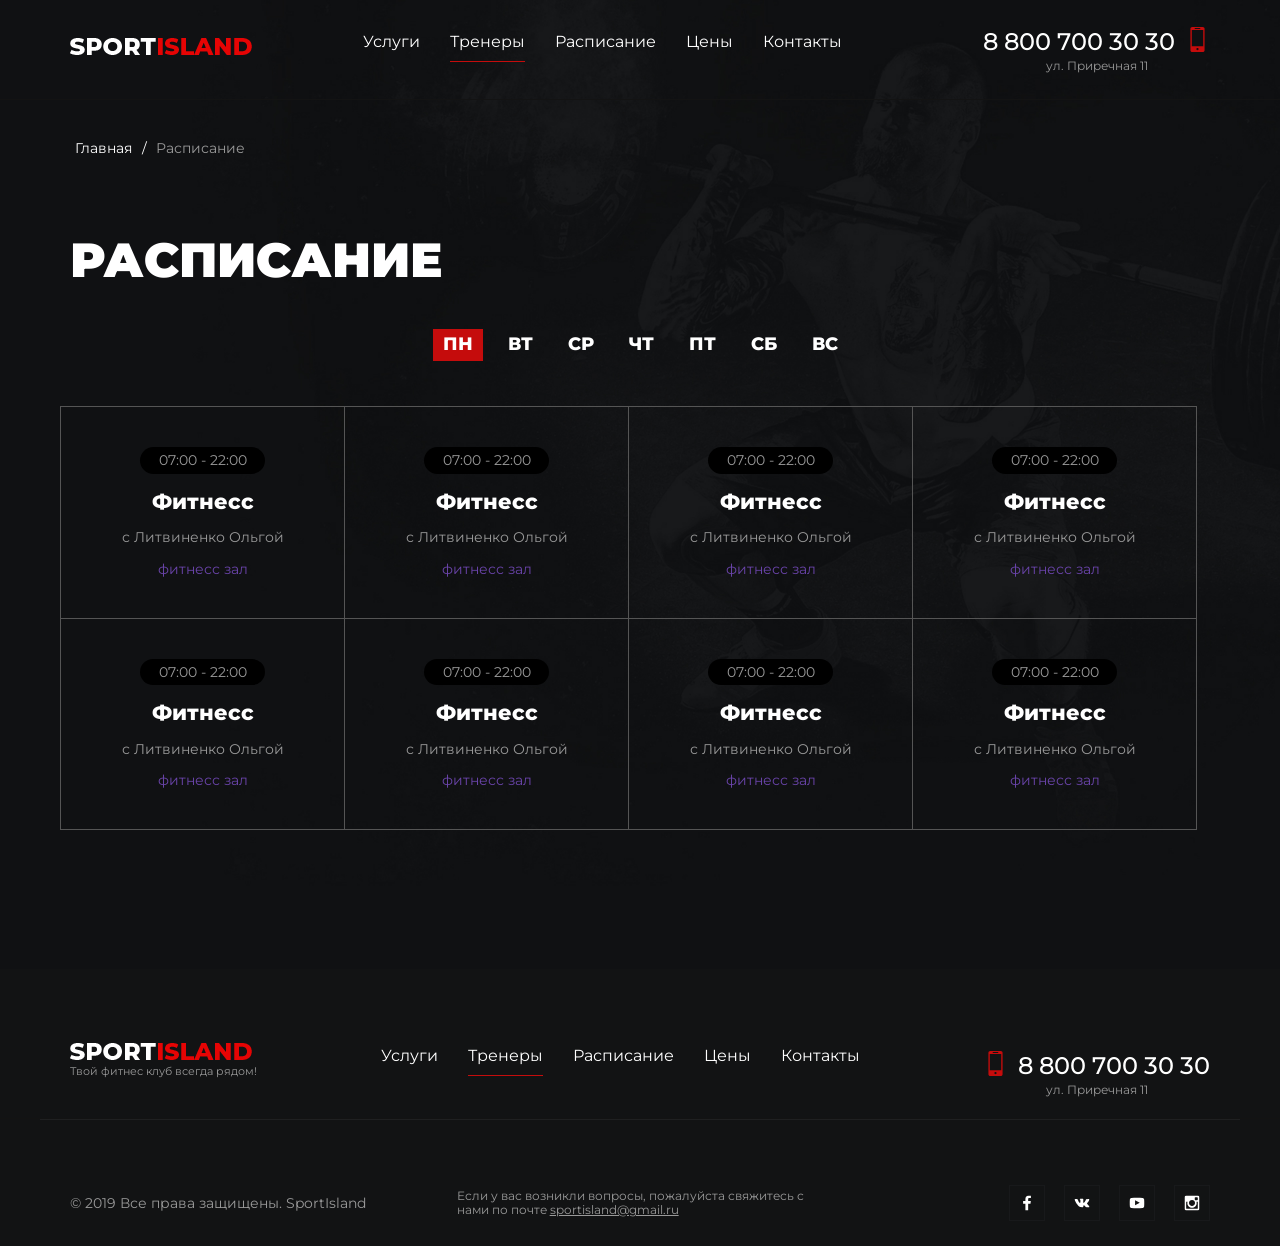
<file: assets/schedule.html>
<!DOCTYPE html>
<html lang="ru">
  <head>
    <meta charset="UTF-8">
    <meta http-equiv='X-UA-Compatible' content="IE=edge">
    <meta name="viewport" content="width=device-width, initial-scale=1.0">
    <meta name="description" content="">
    <meta name="author" content="">
    <link rel="shortcut icon" href="favicon.png">
    <title> Блог </title>
    <link href="https://fonts.googleapis.com/css?family=Montserrat:400,500,600,800,900&display=swap&subset=cyrillic" rel="preload stylesheet">
    <link rel="stylesheet" href="./css/styles.css">
  </head>
  <body class="inner">
    <header class="main-header">
      <div class="wrapper main-header__wrap">
        <a href="/" class="main-header__logolink" aria-label="Логотип-ссылка на Главную">
          <img src="img/logo.png" alt="">
        </a>
        <nav class="main-navigation">
          <ul class="main-navigation__list">
            <li>
              <a href="services.html">Услуги</a>
            </li>
            <li class="active">
              <a href="trainers.html">Тренеры</a>
            </li>
            <li>
              <a href="schedule.html">Расписание</a>
            </li>
            <li>
              <a href="prices.html">Цены</a>
            </li>
            <li>
              <a href="contacts.html">Контакты </a>
            </li>
          </ul>
        </nav>
        <address class="main-header__widget widget-contacts">
          <a href="tel:88007003030" class="widget-contacts__phone"> 8 800 700 30 30 </a>
          <p class="widget-contacts__address"> ул. Приречная 11 </p>
        </address>
        <button class="main-header__mobile">
          <span class="sr-only">Открыть мобильное меню</span>
        </button>
      </div>
    </header>
    <main class="main-content">
      <div class="wrapper">
        <ul class="breadcrumbs">
          <li class="breadcrumbs__item breadcrumbs__item_home">
            <a href="index.html" class="breadcrumbs__link">Главная</a>
          </li>
          <li class="breadcrumbs__item">
            <a href="schedule.html" class="breadcrumbs__link">Расписание</a>
          </li>
        </ul>
        <h1 class="main-heading schedule-page__h">расписание</h1>
        <div class="tabs">
          <ul class="tabs-btns">
            <li class="tabs-btns__item active-tab">
              <a href="#mon" class="tabs-btns__btn"> Пн </a>
            </li>
            <li class="tabs-btns__item">
              <a href="#tue" class="tabs-btns__btn"> Вт </a>
            </li>
            <li class="tabs-btns__item">
              <a href="#wed" class="tabs-btns__btn"> Ср </a>
            </li>
            <li class="tabs-btns__item">
              <a href="#thur" class="tabs-btns__btn"> Чт </a>
            </li>
            <li class="tabs-btns__item">
              <a href="#fri" class="tabs-btns__btn"> Пт </a>
            </li>
            <li class="tabs-btns__item">
              <a href="#sat" class="tabs-btns__btn"> Сб </a>
            </li>
            <li class="tabs-btns__item">
              <a href="#sun" class="tabs-btns__btn"> Вс </a>
            </li>
          </ul>
          <ul class="tabs-content">
            <li class="tabs-content__item active-tab" id="mon">
              <h2 class="sr-only"> Понедельник </h2>
              <ul class="schedule tabs-content__list">
                <li class="schedule__item">
                  <p class="schedule__time"> 07:00 - 22:00 </p>
                  <h2 class="schedule__h"> Фитнесс </h2>
                  <p class="schedule__trainer"> с Литвиненко Ольгой </p>
                  <p class="schedule__place"> фитнесс зал </p>
                </li>
                <li class="schedule__item">
                  <p class="schedule__time"> 07:00 - 22:00 </p>
                  <h2 class="schedule__h"> Фитнесс </h2>
                  <p class="schedule__trainer"> с Литвиненко Ольгой </p>
                  <p class="schedule__place"> фитнесс зал </p>
                </li>
                <li class="schedule__item">
                  <p class="schedule__time"> 07:00 - 22:00 </p>
                  <h2 class="schedule__h"> Фитнесс </h2>
                  <p class="schedule__trainer"> с Литвиненко Ольгой </p>
                  <p class="schedule__place"> фитнесс зал </p>
                </li>
                <li class="schedule__item">
                  <p class="schedule__time"> 07:00 - 22:00 </p>
                  <h2 class="schedule__h"> Фитнесс </h2>
                  <p class="schedule__trainer"> с Литвиненко Ольгой </p>
                  <p class="schedule__place"> фитнесс зал </p>
                </li>
                <li class="schedule__item">
                  <p class="schedule__time"> 07:00 - 22:00 </p>
                  <h2 class="schedule__h"> Фитнесс </h2>
                  <p class="schedule__trainer"> с Литвиненко Ольгой </p>
                  <p class="schedule__place"> фитнесс зал </p>
                </li>
                <li class="schedule__item">
                  <p class="schedule__time"> 07:00 - 22:00 </p>
                  <h2 class="schedule__h"> Фитнесс </h2>
                  <p class="schedule__trainer"> с Литвиненко Ольгой </p>
                  <p class="schedule__place"> фитнесс зал </p>
                </li>
                <li class="schedule__item">
                  <p class="schedule__time"> 07:00 - 22:00 </p>
                  <h2 class="schedule__h"> Фитнесс </h2>
                  <p class="schedule__trainer"> с Литвиненко Ольгой </p>
                  <p class="schedule__place"> фитнесс зал </p>
                </li>
                <li class="schedule__item">
                  <p class="schedule__time"> 07:00 - 22:00 </p>
                  <h2 class="schedule__h"> Фитнесс </h2>
                  <p class="schedule__trainer"> с Литвиненко Ольгой </p>
                  <p class="schedule__place"> фитнесс зал </p>
                </li>
              </ul>
            </li>
            <li class="tabs-content__item" id="tue">
              <h2 class="sr-only"> Вторник </h2>
              <ul class="schedule tabs-content__list">
                <li class="schedule__item">
                  <p class="schedule__time"> 10:00 - 22:00 </p>
                  <h2 class="schedule__h"> Фитнесс ВТОРНИК </h2>
                  <p class="schedule__trainer"> с Литвиненко Ольгой </p>
                  <p class="schedule__place"> фитнесс зал </p>
                </li>
                <li class="schedule__item">
                  <p class="schedule__time"> 07:00 - 22:00 </p>
                  <h2 class="schedule__h"> Фитнесс </h2>
                  <p class="schedule__trainer"> с Литвиненко Ольгой </p>
                  <p class="schedule__place"> фитнесс зал </p>
                </li>
                <li class="schedule__item">
                  <p class="schedule__time"> 07:00 - 22:00 </p>
                  <h2 class="schedule__h"> Фитнесс </h2>
                  <p class="schedule__trainer"> с Литвиненко Ольгой </p>
                  <p class="schedule__place"> фитнесс зал </p>
                </li>
                <li class="schedule__item">
                  <p class="schedule__time"> 07:00 - 22:00 </p>
                  <h2 class="schedule__h"> Фитнесс </h2>
                  <p class="schedule__trainer"> с Литвиненко Ольгой </p>
                  <p class="schedule__place"> фитнесс зал </p>
                </li>
                <li class="schedule__item">
                  <p class="schedule__time"> 07:00 - 22:00 </p>
                  <h2 class="schedule__h"> Фитнесс </h2>
                  <p class="schedule__trainer"> с Литвиненко Ольгой </p>
                  <p class="schedule__place"> фитнесс зал </p>
                </li>
                <li class="schedule__item">
                  <p class="schedule__time"> 07:00 - 22:00 </p>
                  <h2 class="schedule__h"> Фитнесс </h2>
                  <p class="schedule__trainer"> с Литвиненко Ольгой </p>
                  <p class="schedule__place"> фитнесс зал </p>
                </li>
                <li class="schedule__item">
                  <p class="schedule__time"> 07:00 - 22:00 </p>
                  <h2 class="schedule__h"> Фитнесс </h2>
                  <p class="schedule__trainer"> с Литвиненко Ольгой </p>
                  <p class="schedule__place"> фитнесс зал </p>
                </li>
                <li class="schedule__item">
                  <p class="schedule__time"> 07:00 - 22:00 </p>
                  <h2 class="schedule__h"> Фитнесс </h2>
                  <p class="schedule__trainer"> с Литвиненко Ольгой </p>
                  <p class="schedule__place"> фитнесс зал </p>
                </li>
              </ul>
            </li>
          </ul>
        </div>
      </div>
    </main>
    <div class="modal">
      <div class="wrapper">
        <section class="modal-content modal-form" id="modal-form">
          <button class="modal__closer">
            <span class="sr-only">Закрыть</span>
          </button>
          <form action="#" class="modal-form__form">
            <h2 class="modal-content__h"> Отправить заявку </h2>
            <p> Оставьте свои контакты и менеджер с Вами свяжется </p>
            <p>
              <label>
                <span class="sr-only">Имя: </span>
                <input type="text" name="si-user-name" placeholder="Имя">
              </label>
            </p>
            <p>
              <label>
                <span class="sr-only">Телефон:</span>
                <input type="text" name="si-user-phone" placeholder="Телефон" pattern="^\+{0,1}[0-9]{4,}$">
              </label>
            </p>
            <button class="btn" type="submit">Отправить</button>
            <input type="hidden" name="action" value="si-modal-form">
          </form>
        </section>
      </div>
    </div>
    <div class="footer">
      <header class="main-header">
        <div class="wrapper main-header__wrap">
          <a href="/" class="main-header__logolink" aria-label="Логотип-ссылка на Главную">
            <img src="img/logo.png" alt="">
            <span class="slogan">Твой фитнес клуб всегда рядом!</span>
          </a>
          <nav class="main-navigation">
            <ul class="main-navigation__list">
              <li>
                <a href="services.html">Услуги</a>
              </li>
              <li class="active">
                <a href="trainers.html">Тренеры</a>
              </li>
              <li>
                <a href="schedule.html">Расписание</a>
              </li>
              <li>
                <a href="prices.html">Цены</a>
              </li>
              <li>
                <a href="contacts.html">Контакты </a>
              </li>
            </ul>
          </nav>
          <address class="main-header__widget widget-contacts">
            <a href="tel:88007003030" class="widget-contacts__phone"> 8 800 700 30 30 </a>
            <p class="widget-contacts__address"> ул. Приречная 11 </p>
          </address>
        </div>
      </header>
      <footer class="main-footer wrapper">
        <div class="row main-footer__row">
          <div class="main-footer__widget main-footer__widget_copyright">
            <span class="widget-text"> © 2019 Все права защищены. SportIsland </span>
          </div>
          <div class="main-footer__widget">
            <p class="widget-contact-mail"> Если у вас возникли вопросы, пожалуйста свяжитесь с нами по почте <a href="mailto:sportisland@gmail.ru">sportisland@gmail.ru</a>
            </p>
          </div>
          <div class="main-footer__widget main-footer__widget_social">
            <a target="_blank" href="#" class="widget-social-links fb">
              <span class="sr-only"> Мы в Facebook! </span>
              <svg version="1.1" xmlns="http://www.w3.org/2000/svg" xmlns:xlink="http://www.w3.org/1999/xlink" x="0px" y="0px" viewBox="0 0 155.139 155.139" style="enable-background:new 0 0 155.139 155.139;" xml:space="preserve">
                <style>
                  path {
                    fill: #fff;
                  }

                </style>
                <g>
                  <path d="M89.584,155.139V84.378h23.742l3.562-27.585H89.584V39.184
		c0-7.984,2.208-13.425,13.67-13.425l14.595-0.006V1.08C115.325,0.752,106.661,0,96.577,0C75.52,0,61.104,12.853,61.104,36.452
		v20.341H37.29v27.585h23.814v70.761H89.584z" />
                </g>
                <g>
                </g>
                <g>
                </g>
                <g>
                </g>
                <g>
                </g>
                <g>
                </g>
                <g>
                </g>
                <g>
                </g>
                <g>
                </g>
                <g>
                </g>
                <g>
                </g>
                <g>
                </g>
                <g>
                </g>
                <g>
                </g>
                <g>
                </g>
                <g>
                </g>
              </svg>
            </a>
            <a target="_blank" href="#" class="widget-social-links vk">
              <span class="sr-only"> Мы в VK! </span>
              <svg version="1.1" xmlns="http://www.w3.org/2000/svg" xmlns:xlink="http://www.w3.org/1999/xlink" x="0px" y="0px" width="548.358px" height="548.358px" viewBox="0 0 548.358 548.358" style="enable-background:new 0 0 548.358 548.358;" xml:space="preserve">
                <style>
                  path {
                    fill: #fff;
                  }

                </style>
                <g>
                  <path d="M545.451,400.298c-0.664-1.431-1.283-2.618-1.858-3.569c-9.514-17.135-27.695-38.167-54.532-63.102l-0.567-0.571
		l-0.284-0.28l-0.287-0.287h-0.288c-12.18-11.611-19.893-19.418-23.123-23.415c-5.91-7.614-7.234-15.321-4.004-23.13
		c2.282-5.9,10.854-18.36,25.696-37.397c7.807-10.089,13.99-18.175,18.556-24.267c32.931-43.78,47.208-71.756,42.828-83.939
		l-1.701-2.847c-1.143-1.714-4.093-3.282-8.846-4.712c-4.764-1.427-10.853-1.663-18.278-0.712l-82.224,0.568
		c-1.332-0.472-3.234-0.428-5.712,0.144c-2.475,0.572-3.713,0.859-3.713,0.859l-1.431,0.715l-1.136,0.859
		c-0.952,0.568-1.999,1.567-3.142,2.995c-1.137,1.423-2.088,3.093-2.848,4.996c-8.952,23.031-19.13,44.444-30.553,64.238
		c-7.043,11.803-13.511,22.032-19.418,30.693c-5.899,8.658-10.848,15.037-14.842,19.126c-4,4.093-7.61,7.372-10.852,9.849
		c-3.237,2.478-5.708,3.525-7.419,3.142c-1.715-0.383-3.33-0.763-4.859-1.143c-2.663-1.714-4.805-4.045-6.42-6.995
		c-1.622-2.95-2.714-6.663-3.285-11.136c-0.568-4.476-0.904-8.326-1-11.563c-0.089-3.233-0.048-7.806,0.145-13.706
		c0.198-5.903,0.287-9.897,0.287-11.991c0-7.234,0.141-15.085,0.424-23.555c0.288-8.47,0.521-15.181,0.716-20.125
		c0.194-4.949,0.284-10.185,0.284-15.705s-0.336-9.849-1-12.991c-0.656-3.138-1.663-6.184-2.99-9.137
		c-1.335-2.95-3.289-5.232-5.853-6.852c-2.569-1.618-5.763-2.902-9.564-3.856c-10.089-2.283-22.936-3.518-38.547-3.71
		c-35.401-0.38-58.148,1.906-68.236,6.855c-3.997,2.091-7.614,4.948-10.848,8.562c-3.427,4.189-3.905,6.475-1.431,6.851
		c11.422,1.711,19.508,5.804,24.267,12.275l1.715,3.429c1.334,2.474,2.666,6.854,3.999,13.134c1.331,6.28,2.19,13.227,2.568,20.837
		c0.95,13.897,0.95,25.793,0,35.689c-0.953,9.9-1.853,17.607-2.712,23.127c-0.859,5.52-2.143,9.993-3.855,13.418
		c-1.715,3.426-2.856,5.52-3.428,6.28c-0.571,0.76-1.047,1.239-1.425,1.427c-2.474,0.948-5.047,1.431-7.71,1.431
		c-2.667,0-5.901-1.334-9.707-4c-3.805-2.666-7.754-6.328-11.847-10.992c-4.093-4.665-8.709-11.184-13.85-19.558
		c-5.137-8.374-10.467-18.271-15.987-29.691l-4.567-8.282c-2.855-5.328-6.755-13.086-11.704-23.267
		c-4.952-10.185-9.329-20.037-13.134-29.554c-1.521-3.997-3.806-7.04-6.851-9.134l-1.429-0.859c-0.95-0.76-2.475-1.567-4.567-2.427
		c-2.095-0.859-4.281-1.475-6.567-1.854l-78.229,0.568c-7.994,0-13.418,1.811-16.274,5.428l-1.143,1.711
		C0.288,140.146,0,141.668,0,143.763c0,2.094,0.571,4.664,1.714,7.707c11.42,26.84,23.839,52.725,37.257,77.659
		c13.418,24.934,25.078,45.019,34.973,60.237c9.897,15.229,19.985,29.602,30.264,43.112c10.279,13.515,17.083,22.176,20.412,25.981
		c3.333,3.812,5.951,6.662,7.854,8.565l7.139,6.851c4.568,4.569,11.276,10.041,20.127,16.416
		c8.853,6.379,18.654,12.659,29.408,18.85c10.756,6.181,23.269,11.225,37.546,15.126c14.275,3.905,28.169,5.472,41.684,4.716h32.834
		c6.659-0.575,11.704-2.669,15.133-6.283l1.136-1.431c0.764-1.136,1.479-2.901,2.139-5.276c0.668-2.379,1-5,1-7.851
		c-0.195-8.183,0.428-15.558,1.852-22.124c1.423-6.564,3.045-11.513,4.859-14.846c1.813-3.33,3.859-6.14,6.136-8.418
		c2.282-2.283,3.908-3.666,4.862-4.142c0.948-0.479,1.705-0.804,2.276-0.999c4.568-1.522,9.944-0.048,16.136,4.429
		c6.187,4.473,11.99,9.996,17.418,16.56c5.425,6.57,11.943,13.941,19.555,22.124c7.617,8.186,14.277,14.271,19.985,18.274
		l5.708,3.426c3.812,2.286,8.761,4.38,14.853,6.283c6.081,1.902,11.409,2.378,15.984,1.427l73.087-1.14
		c7.229,0,12.854-1.197,16.844-3.572c3.998-2.379,6.373-5,7.139-7.851c0.764-2.854,0.805-6.092,0.145-9.712
		C546.782,404.25,546.115,401.725,545.451,400.298z" />
                </g>
                <g>
                </g>
                <g>
                </g>
                <g>
                </g>
                <g>
                </g>
                <g>
                </g>
                <g>
                </g>
                <g>
                </g>
                <g>
                </g>
                <g>
                </g>
                <g>
                </g>
                <g>
                </g>
                <g>
                </g>
                <g>
                </g>
                <g>
                </g>
                <g>
                </g>
              </svg>
            </a>
            <a target="_blank" href="#" class="widget-social-links youtube">
              <span class="sr-only"> Мы в YouTube! </span>
              <svg version="1.1" xmlns="http://www.w3.org/2000/svg" xmlns:xlink="http://www.w3.org/1999/xlink" x="0px" y="0px" width="96.875px" height="96.875px" viewBox="0 0 96.875 96.875" style="enable-background:new 0 0 96.875 96.875;" xml:space="preserve">
                <style>
                  path {
                    fill: #fff;
                  }

                </style>
                <g>
                  <path d="M95.201,25.538c-1.186-5.152-5.4-8.953-10.473-9.52c-12.013-1.341-24.172-1.348-36.275-1.341
		c-12.105-0.007-24.266,0-36.279,1.341c-5.07,0.567-9.281,4.368-10.467,9.52C0.019,32.875,0,40.884,0,48.438
		C0,55.992,0,64,1.688,71.336c1.184,5.151,5.396,8.952,10.469,9.52c12.012,1.342,24.172,1.349,36.277,1.342
		c12.107,0.007,24.264,0,36.275-1.342c5.07-0.567,9.285-4.368,10.471-9.52c1.689-7.337,1.695-15.345,1.695-22.898
		C96.875,40.884,96.889,32.875,95.201,25.538z M35.936,63.474c0-10.716,0-21.32,0-32.037c10.267,5.357,20.466,10.678,30.798,16.068
		C56.434,52.847,46.23,58.136,35.936,63.474z" />
                </g>
                <g>
                </g>
                <g>
                </g>
                <g>
                </g>
                <g>
                </g>
                <g>
                </g>
                <g>
                </g>
                <g>
                </g>
                <g>
                </g>
                <g>
                </g>
                <g>
                </g>
                <g>
                </g>
                <g>
                </g>
                <g>
                </g>
                <g>
                </g>
                <g>
                </g>
              </svg>
            </a>
            <a target="_blank" href="#" class="widget-social-links insta">
              <span class="sr-only"> Мы в Instagram! </span>
              <svg version="1.1" xmlns="http://www.w3.org/2000/svg" xmlns:xlink="http://www.w3.org/1999/xlink" x="0px" y="0px" width="97.395px" height="97.395px" viewBox="0 0 97.395 97.395" style="enable-background:new 0 0 97.395 97.395;" xml:space="preserve">
                <style>
                  path {
                    fill: #fff;
                  }

                </style>
                <g>
                  <path d="M12.501,0h72.393c6.875,0,12.5,5.09,12.5,12.5v72.395c0,7.41-5.625,12.5-12.5,12.5H12.501C5.624,97.395,0,92.305,0,84.895
		V12.5C0,5.09,5.624,0,12.501,0L12.501,0z M70.948,10.821c-2.412,0-4.383,1.972-4.383,4.385v10.495c0,2.412,1.971,4.385,4.383,4.385
		h11.008c2.412,0,4.385-1.973,4.385-4.385V15.206c0-2.413-1.973-4.385-4.385-4.385H70.948L70.948,10.821z M86.387,41.188h-8.572
		c0.811,2.648,1.25,5.453,1.25,8.355c0,16.2-13.556,29.332-30.275,29.332c-16.718,0-30.272-13.132-30.272-29.332
		c0-2.904,0.438-5.708,1.25-8.355h-8.945v41.141c0,2.129,1.742,3.872,3.872,3.872h67.822c2.13,0,3.872-1.742,3.872-3.872V41.188
		H86.387z M48.789,29.533c-10.802,0-19.56,8.485-19.56,18.953c0,10.468,8.758,18.953,19.56,18.953
		c10.803,0,19.562-8.485,19.562-18.953C68.351,38.018,59.593,29.533,48.789,29.533z" />
                </g>
                <g>
                </g>
                <g>
                </g>
                <g>
                </g>
                <g>
                </g>
                <g>
                </g>
                <g>
                </g>
                <g>
                </g>
                <g>
                </g>
                <g>
                </g>
                <g>
                </g>
                <g>
                </g>
                <g>
                </g>
                <g>
                </g>
                <g>
                </g>
                <g>
                </g>
              </svg>
            </a>
          </div>
        </div>
      </footer>
    </div>
    <script src="./js/js.js"></script>
  </body>
</html>
</file>
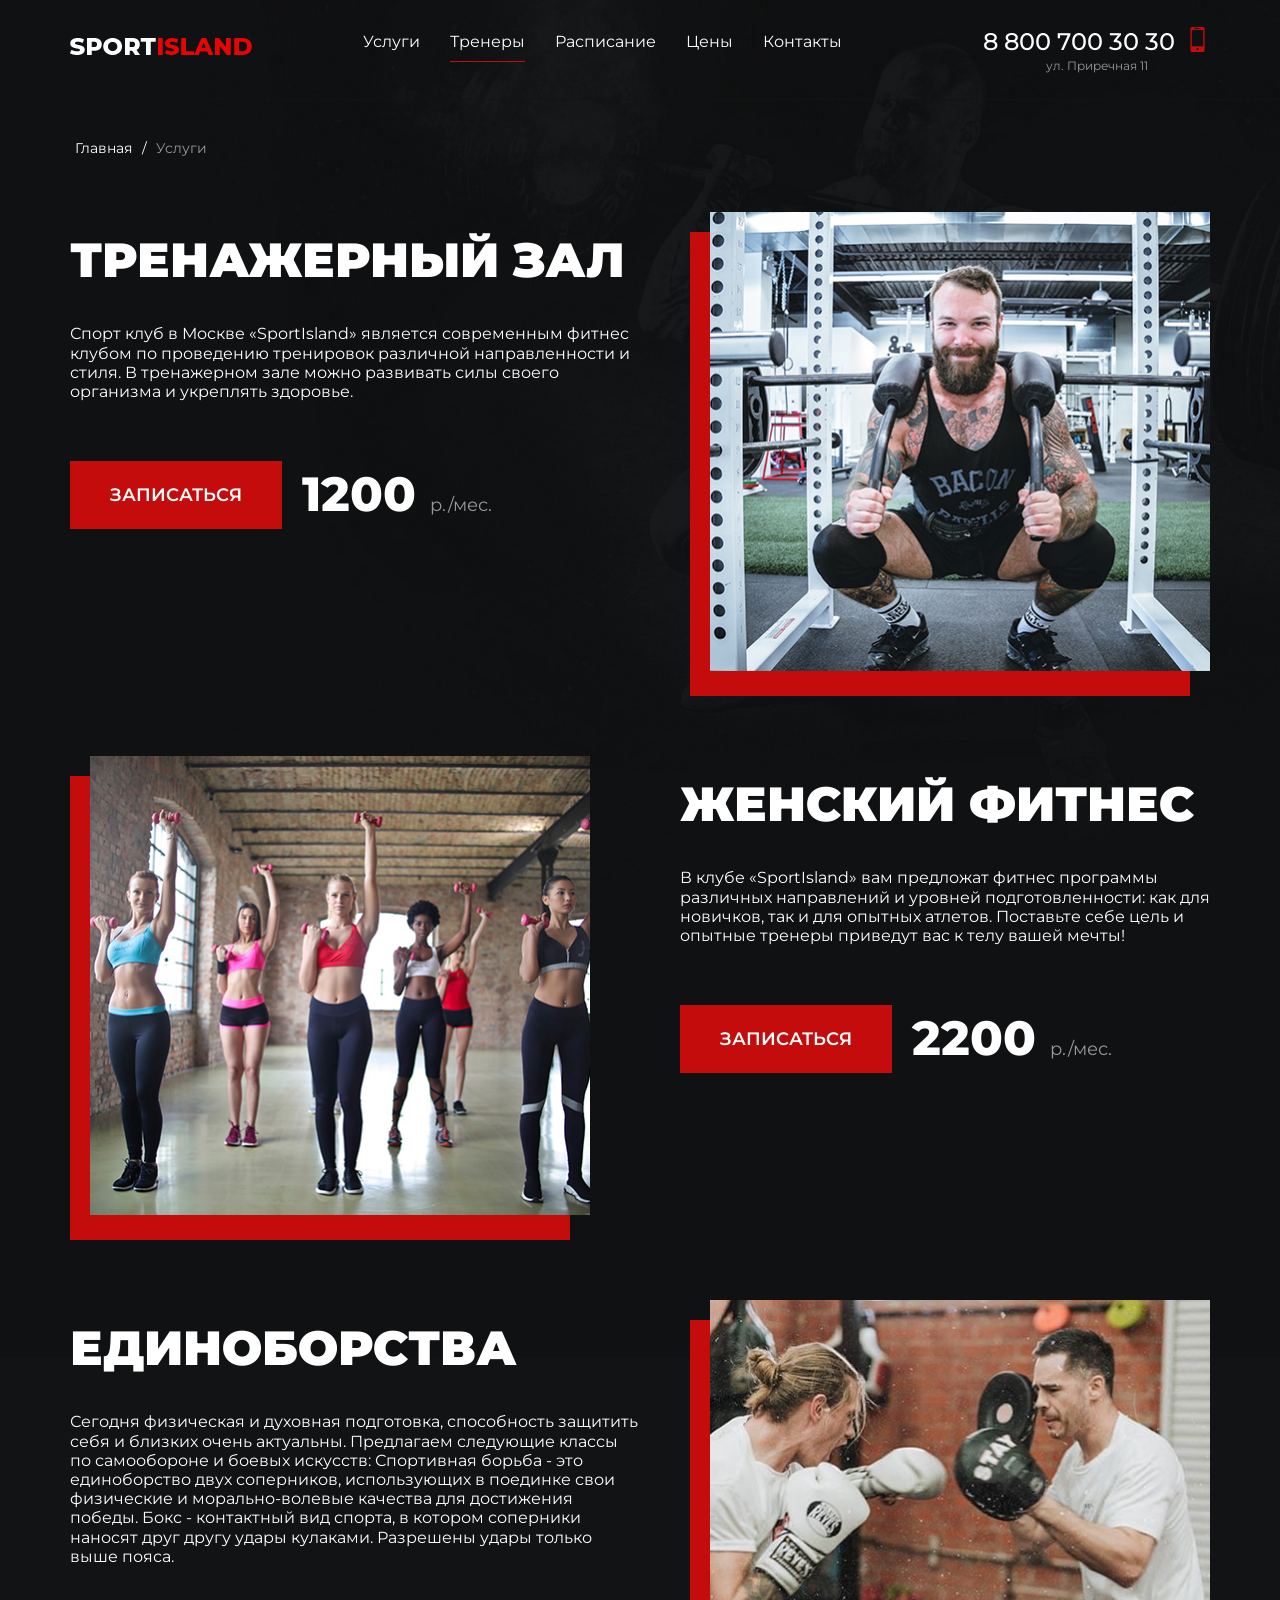
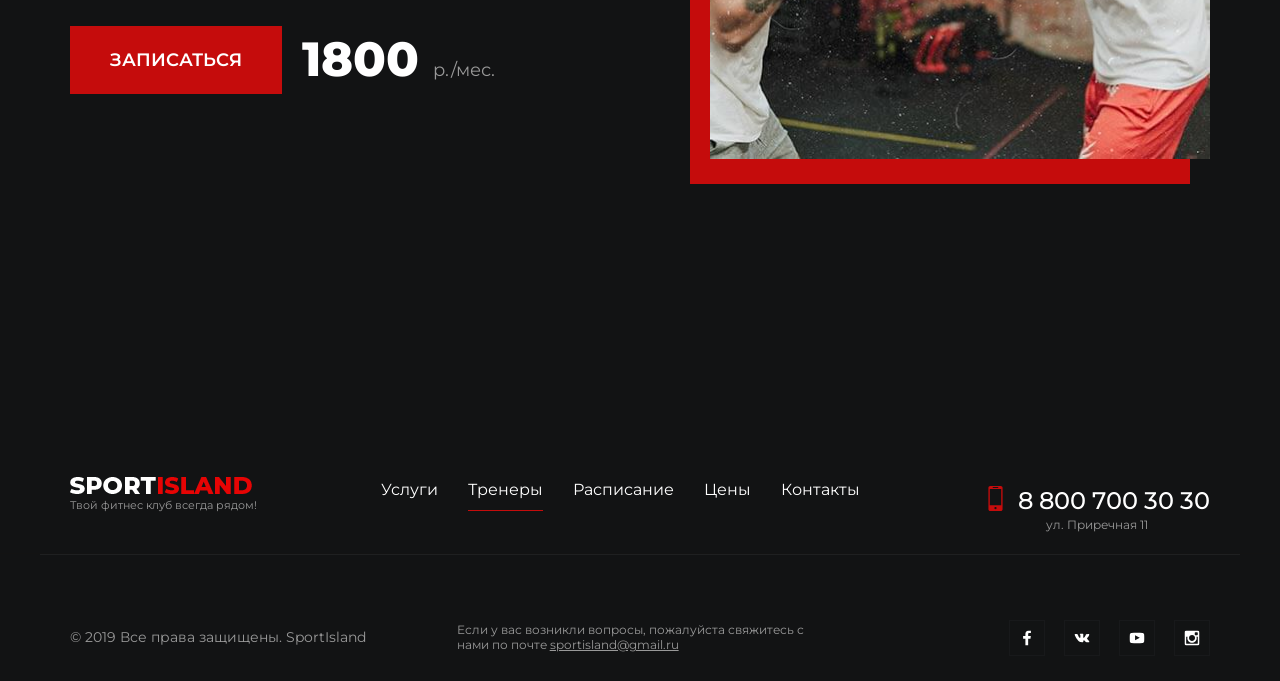
<file: assets/services.html>
<!DOCTYPE html>
<html lang="ru">
  <head>
    <meta charset="UTF-8">
    <meta http-equiv='X-UA-Compatible' content="IE=edge">
    <meta name="viewport" content="width=device-width, initial-scale=1.0">
    <meta name="description" content="">
    <meta name="author" content="">
    <link rel="shortcut icon" href="favicon.png">
    <title> Блог </title>
    <link href="https://fonts.googleapis.com/css?family=Montserrat:400,500,600,800,900&display=swap&subset=cyrillic" rel="preload stylesheet">
    <link rel="stylesheet" href="./css/styles.css">
  </head>
  <body class="inner">
    <header class="main-header">
      <div class="wrapper main-header__wrap">
        <a href="/" class="main-header__logolink" aria-label="Логотип-ссылка на Главную">
          <img src="img/logo.png" alt="">
        </a>
        <nav class="main-navigation">
          <ul class="main-navigation__list">
            <li>
              <a href="services.html">Услуги</a>
            </li>
            <li class="active">
              <a href="trainers.html">Тренеры</a>
            </li>
            <li>
              <a href="schedule.html">Расписание</a>
            </li>
            <li>
              <a href="prices.html">Цены</a>
            </li>
            <li>
              <a href="contacts.html">Контакты </a>
            </li>
          </ul>
        </nav>
        <address class="main-header__widget widget-contacts">
          <a href="tel:88007003030" class="widget-contacts__phone"> 8 800 700 30 30 </a>
          <p class="widget-contacts__address"> ул. Приречная 11 </p>
        </address>
        <button class="main-header__mobile">
          <span class="sr-only">Открыть мобильное меню</span>
        </button>
      </div>
    </header>
    <main class="main-content">
      <h1 class="sr-only">Услуги</h1>
      <div class="wrapper">
        <ul class="breadcrumbs">
          <li class="breadcrumbs__item breadcrumbs__item_home">
            <a href="index.html" class="breadcrumbs__link">Главная</a>
          </li>
          <li class="breadcrumbs__item">
            <a href="services.html" class="breadcrumbs__link">Услуги</a>
          </li>
        </ul>
        <ul class="services-list">
          <li class="services-list__item service">
            <h2 class="service__name main-heading"> ТРЕНАЖЕРНЫЙ ЗАЛ </h2>
            <p class="service__text"> Спорт клуб в Москве «SportIsland» является современным фитнес клубом по проведению тренировок различной направленности и стиля. В тренажерном зале можно развивать силы своего организма и укреплять здоровье. </p>
            <p class="service__action">
              <a href="#" class="service__subscribe btn">записаться</a>
              <strong class="service__price price"> 1200 <span class="price__unit">р./мес.</span>
              </strong>
            </p>
            <figure class="service__thumb">
              <img src="img/services__service_pic1.jpg" alt="" class="service__img">
            </figure>
          </li>
          <li class="services-list__item service">
            <h2 class="service__name main-heading"> ЖЕНСКИЙ ФИТНЕС </h2>
            <p class="service__text"> В клубе «SportIsland» вам предложат фитнес программы различных направлений и уровней подготовленности: как для новичков, так и для опытных атлетов. Поставьте себе цель и опытные тренеры приведут вас к телу вашей мечты! </p>
            <p class="service__action">
              <a href="#" class="service__subscribe btn">записаться</a>
              <strong class="service__price price"> 2200 <span class="price__unit">р./мес.</span>
              </strong>
            </p>
            <figure class="service__thumb">
              <img src="img/services__service_pic3.jpg" alt="" class="service__img">
            </figure>
          </li>
          <li class="services-list__item service">
            <h2 class="service__name main-heading"> ЕДИНОБОРСТВА </h2>
            <p class="service__text"> Сегодня физическая и духовная подготовка, способность защитить себя и близких очень актуальны. Предлагаем следующие классы по самообороне и боевых искусств: Спортивная борьба - это единоборство двух соперников, использующих в поединке свои физические и морально-волевые качества для достижения победы. Бокс - контактный вид спорта, в котором соперники наносят друг другу удары кулаками. Разрешены удары только выше пояса. </p>
            <p class="service__action">
              <a href="#" class="service__subscribe btn">записаться</a>
              <strong class="service__price price"> 1800 <span class="price__unit">р./мес.</span>
              </strong>
            </p>
            <figure class="service__thumb">
              <img src="img/services__service_pic2.jpg" alt="" class="service__img">
            </figure>
          </li>
        </ul>
      </div>
    </main>
    <div class="modal">
      <div class="wrapper">
        <section class="modal-content modal-form" id="modal-form">
          <button class="modal__closer">
            <span class="sr-only">Закрыть</span>
          </button>
          <form action="#" class="modal-form__form">
            <h2 class="modal-content__h"> Отправить заявку </h2>
            <p> Оставьте свои контакты и менеджер с Вами свяжется </p>
            <p>
              <label>
                <span class="sr-only">Имя: </span>
                <input type="text" name="si-user-name" placeholder="Имя">
              </label>
            </p>
            <p>
              <label>
                <span class="sr-only">Телефон:</span>
                <input type="text" name="si-user-phone" placeholder="Телефон" pattern="^\+{0,1}[0-9]{4,}$">
              </label>
            </p>
            <button class="btn" type="submit">Отправить</button>
            <input type="hidden" name="action" value="si-modal-form">
          </form>
        </section>
      </div>
    </div>
    <div class="footer">
      <header class="main-header">
        <div class="wrapper main-header__wrap">
          <a href="/" class="main-header__logolink" aria-label="Логотип-ссылка на Главную">
            <img src="img/logo.png" alt="">
            <span class="slogan">Твой фитнес клуб всегда рядом!</span>
          </a>
          <nav class="main-navigation">
            <ul class="main-navigation__list">
              <li>
                <a href="services.html">Услуги</a>
              </li>
              <li class="active">
                <a href="trainers.html">Тренеры</a>
              </li>
              <li>
                <a href="schedule.html">Расписание</a>
              </li>
              <li>
                <a href="prices.html">Цены</a>
              </li>
              <li>
                <a href="contacts.html">Контакты </a>
              </li>
            </ul>
          </nav>
          <address class="main-header__widget widget-contacts">
            <a href="tel:88007003030" class="widget-contacts__phone"> 8 800 700 30 30 </a>
            <p class="widget-contacts__address"> ул. Приречная 11 </p>
          </address>
        </div>
      </header>
      <footer class="main-footer wrapper">
        <div class="row main-footer__row">
          <div class="main-footer__widget main-footer__widget_copyright">
            <span class="widget-text"> © 2019 Все права защищены. SportIsland </span>
          </div>
          <div class="main-footer__widget">
            <p class="widget-contact-mail"> Если у вас возникли вопросы, пожалуйста свяжитесь с нами по почте <a href="mailto:sportisland@gmail.ru">sportisland@gmail.ru</a>
            </p>
          </div>
          <div class="main-footer__widget main-footer__widget_social">
            <a target="_blank" href="#" class="widget-social-links fb">
              <span class="sr-only"> Мы в Facebook! </span>
              <svg version="1.1" xmlns="http://www.w3.org/2000/svg" xmlns:xlink="http://www.w3.org/1999/xlink" x="0px" y="0px" viewBox="0 0 155.139 155.139" style="enable-background:new 0 0 155.139 155.139;" xml:space="preserve">
                <style>
                  path {
                    fill: #fff;
                  }

                </style>
                <g>
                  <path d="M89.584,155.139V84.378h23.742l3.562-27.585H89.584V39.184
		c0-7.984,2.208-13.425,13.67-13.425l14.595-0.006V1.08C115.325,0.752,106.661,0,96.577,0C75.52,0,61.104,12.853,61.104,36.452
		v20.341H37.29v27.585h23.814v70.761H89.584z" />
                </g>
                <g>
                </g>
                <g>
                </g>
                <g>
                </g>
                <g>
                </g>
                <g>
                </g>
                <g>
                </g>
                <g>
                </g>
                <g>
                </g>
                <g>
                </g>
                <g>
                </g>
                <g>
                </g>
                <g>
                </g>
                <g>
                </g>
                <g>
                </g>
                <g>
                </g>
              </svg>
            </a>
            <a target="_blank" href="#" class="widget-social-links vk">
              <span class="sr-only"> Мы в VK! </span>
              <svg version="1.1" xmlns="http://www.w3.org/2000/svg" xmlns:xlink="http://www.w3.org/1999/xlink" x="0px" y="0px" width="548.358px" height="548.358px" viewBox="0 0 548.358 548.358" style="enable-background:new 0 0 548.358 548.358;" xml:space="preserve">
                <style>
                  path {
                    fill: #fff;
                  }

                </style>
                <g>
                  <path d="M545.451,400.298c-0.664-1.431-1.283-2.618-1.858-3.569c-9.514-17.135-27.695-38.167-54.532-63.102l-0.567-0.571
		l-0.284-0.28l-0.287-0.287h-0.288c-12.18-11.611-19.893-19.418-23.123-23.415c-5.91-7.614-7.234-15.321-4.004-23.13
		c2.282-5.9,10.854-18.36,25.696-37.397c7.807-10.089,13.99-18.175,18.556-24.267c32.931-43.78,47.208-71.756,42.828-83.939
		l-1.701-2.847c-1.143-1.714-4.093-3.282-8.846-4.712c-4.764-1.427-10.853-1.663-18.278-0.712l-82.224,0.568
		c-1.332-0.472-3.234-0.428-5.712,0.144c-2.475,0.572-3.713,0.859-3.713,0.859l-1.431,0.715l-1.136,0.859
		c-0.952,0.568-1.999,1.567-3.142,2.995c-1.137,1.423-2.088,3.093-2.848,4.996c-8.952,23.031-19.13,44.444-30.553,64.238
		c-7.043,11.803-13.511,22.032-19.418,30.693c-5.899,8.658-10.848,15.037-14.842,19.126c-4,4.093-7.61,7.372-10.852,9.849
		c-3.237,2.478-5.708,3.525-7.419,3.142c-1.715-0.383-3.33-0.763-4.859-1.143c-2.663-1.714-4.805-4.045-6.42-6.995
		c-1.622-2.95-2.714-6.663-3.285-11.136c-0.568-4.476-0.904-8.326-1-11.563c-0.089-3.233-0.048-7.806,0.145-13.706
		c0.198-5.903,0.287-9.897,0.287-11.991c0-7.234,0.141-15.085,0.424-23.555c0.288-8.47,0.521-15.181,0.716-20.125
		c0.194-4.949,0.284-10.185,0.284-15.705s-0.336-9.849-1-12.991c-0.656-3.138-1.663-6.184-2.99-9.137
		c-1.335-2.95-3.289-5.232-5.853-6.852c-2.569-1.618-5.763-2.902-9.564-3.856c-10.089-2.283-22.936-3.518-38.547-3.71
		c-35.401-0.38-58.148,1.906-68.236,6.855c-3.997,2.091-7.614,4.948-10.848,8.562c-3.427,4.189-3.905,6.475-1.431,6.851
		c11.422,1.711,19.508,5.804,24.267,12.275l1.715,3.429c1.334,2.474,2.666,6.854,3.999,13.134c1.331,6.28,2.19,13.227,2.568,20.837
		c0.95,13.897,0.95,25.793,0,35.689c-0.953,9.9-1.853,17.607-2.712,23.127c-0.859,5.52-2.143,9.993-3.855,13.418
		c-1.715,3.426-2.856,5.52-3.428,6.28c-0.571,0.76-1.047,1.239-1.425,1.427c-2.474,0.948-5.047,1.431-7.71,1.431
		c-2.667,0-5.901-1.334-9.707-4c-3.805-2.666-7.754-6.328-11.847-10.992c-4.093-4.665-8.709-11.184-13.85-19.558
		c-5.137-8.374-10.467-18.271-15.987-29.691l-4.567-8.282c-2.855-5.328-6.755-13.086-11.704-23.267
		c-4.952-10.185-9.329-20.037-13.134-29.554c-1.521-3.997-3.806-7.04-6.851-9.134l-1.429-0.859c-0.95-0.76-2.475-1.567-4.567-2.427
		c-2.095-0.859-4.281-1.475-6.567-1.854l-78.229,0.568c-7.994,0-13.418,1.811-16.274,5.428l-1.143,1.711
		C0.288,140.146,0,141.668,0,143.763c0,2.094,0.571,4.664,1.714,7.707c11.42,26.84,23.839,52.725,37.257,77.659
		c13.418,24.934,25.078,45.019,34.973,60.237c9.897,15.229,19.985,29.602,30.264,43.112c10.279,13.515,17.083,22.176,20.412,25.981
		c3.333,3.812,5.951,6.662,7.854,8.565l7.139,6.851c4.568,4.569,11.276,10.041,20.127,16.416
		c8.853,6.379,18.654,12.659,29.408,18.85c10.756,6.181,23.269,11.225,37.546,15.126c14.275,3.905,28.169,5.472,41.684,4.716h32.834
		c6.659-0.575,11.704-2.669,15.133-6.283l1.136-1.431c0.764-1.136,1.479-2.901,2.139-5.276c0.668-2.379,1-5,1-7.851
		c-0.195-8.183,0.428-15.558,1.852-22.124c1.423-6.564,3.045-11.513,4.859-14.846c1.813-3.33,3.859-6.14,6.136-8.418
		c2.282-2.283,3.908-3.666,4.862-4.142c0.948-0.479,1.705-0.804,2.276-0.999c4.568-1.522,9.944-0.048,16.136,4.429
		c6.187,4.473,11.99,9.996,17.418,16.56c5.425,6.57,11.943,13.941,19.555,22.124c7.617,8.186,14.277,14.271,19.985,18.274
		l5.708,3.426c3.812,2.286,8.761,4.38,14.853,6.283c6.081,1.902,11.409,2.378,15.984,1.427l73.087-1.14
		c7.229,0,12.854-1.197,16.844-3.572c3.998-2.379,6.373-5,7.139-7.851c0.764-2.854,0.805-6.092,0.145-9.712
		C546.782,404.25,546.115,401.725,545.451,400.298z" />
                </g>
                <g>
                </g>
                <g>
                </g>
                <g>
                </g>
                <g>
                </g>
                <g>
                </g>
                <g>
                </g>
                <g>
                </g>
                <g>
                </g>
                <g>
                </g>
                <g>
                </g>
                <g>
                </g>
                <g>
                </g>
                <g>
                </g>
                <g>
                </g>
                <g>
                </g>
              </svg>
            </a>
            <a target="_blank" href="#" class="widget-social-links youtube">
              <span class="sr-only"> Мы в YouTube! </span>
              <svg version="1.1" xmlns="http://www.w3.org/2000/svg" xmlns:xlink="http://www.w3.org/1999/xlink" x="0px" y="0px" width="96.875px" height="96.875px" viewBox="0 0 96.875 96.875" style="enable-background:new 0 0 96.875 96.875;" xml:space="preserve">
                <style>
                  path {
                    fill: #fff;
                  }

                </style>
                <g>
                  <path d="M95.201,25.538c-1.186-5.152-5.4-8.953-10.473-9.52c-12.013-1.341-24.172-1.348-36.275-1.341
		c-12.105-0.007-24.266,0-36.279,1.341c-5.07,0.567-9.281,4.368-10.467,9.52C0.019,32.875,0,40.884,0,48.438
		C0,55.992,0,64,1.688,71.336c1.184,5.151,5.396,8.952,10.469,9.52c12.012,1.342,24.172,1.349,36.277,1.342
		c12.107,0.007,24.264,0,36.275-1.342c5.07-0.567,9.285-4.368,10.471-9.52c1.689-7.337,1.695-15.345,1.695-22.898
		C96.875,40.884,96.889,32.875,95.201,25.538z M35.936,63.474c0-10.716,0-21.32,0-32.037c10.267,5.357,20.466,10.678,30.798,16.068
		C56.434,52.847,46.23,58.136,35.936,63.474z" />
                </g>
                <g>
                </g>
                <g>
                </g>
                <g>
                </g>
                <g>
                </g>
                <g>
                </g>
                <g>
                </g>
                <g>
                </g>
                <g>
                </g>
                <g>
                </g>
                <g>
                </g>
                <g>
                </g>
                <g>
                </g>
                <g>
                </g>
                <g>
                </g>
                <g>
                </g>
              </svg>
            </a>
            <a target="_blank" href="#" class="widget-social-links insta">
              <span class="sr-only"> Мы в Instagram! </span>
              <svg version="1.1" xmlns="http://www.w3.org/2000/svg" xmlns:xlink="http://www.w3.org/1999/xlink" x="0px" y="0px" width="97.395px" height="97.395px" viewBox="0 0 97.395 97.395" style="enable-background:new 0 0 97.395 97.395;" xml:space="preserve">
                <style>
                  path {
                    fill: #fff;
                  }

                </style>
                <g>
                  <path d="M12.501,0h72.393c6.875,0,12.5,5.09,12.5,12.5v72.395c0,7.41-5.625,12.5-12.5,12.5H12.501C5.624,97.395,0,92.305,0,84.895
		V12.5C0,5.09,5.624,0,12.501,0L12.501,0z M70.948,10.821c-2.412,0-4.383,1.972-4.383,4.385v10.495c0,2.412,1.971,4.385,4.383,4.385
		h11.008c2.412,0,4.385-1.973,4.385-4.385V15.206c0-2.413-1.973-4.385-4.385-4.385H70.948L70.948,10.821z M86.387,41.188h-8.572
		c0.811,2.648,1.25,5.453,1.25,8.355c0,16.2-13.556,29.332-30.275,29.332c-16.718,0-30.272-13.132-30.272-29.332
		c0-2.904,0.438-5.708,1.25-8.355h-8.945v41.141c0,2.129,1.742,3.872,3.872,3.872h67.822c2.13,0,3.872-1.742,3.872-3.872V41.188
		H86.387z M48.789,29.533c-10.802,0-19.56,8.485-19.56,18.953c0,10.468,8.758,18.953,19.56,18.953
		c10.803,0,19.562-8.485,19.562-18.953C68.351,38.018,59.593,29.533,48.789,29.533z" />
                </g>
                <g>
                </g>
                <g>
                </g>
                <g>
                </g>
                <g>
                </g>
                <g>
                </g>
                <g>
                </g>
                <g>
                </g>
                <g>
                </g>
                <g>
                </g>
                <g>
                </g>
                <g>
                </g>
                <g>
                </g>
                <g>
                </g>
                <g>
                </g>
                <g>
                </g>
              </svg>
            </a>
          </div>
        </div>
      </footer>
    </div>
    <script src="./js/js.js"></script>
  </body>
</html>
</file>
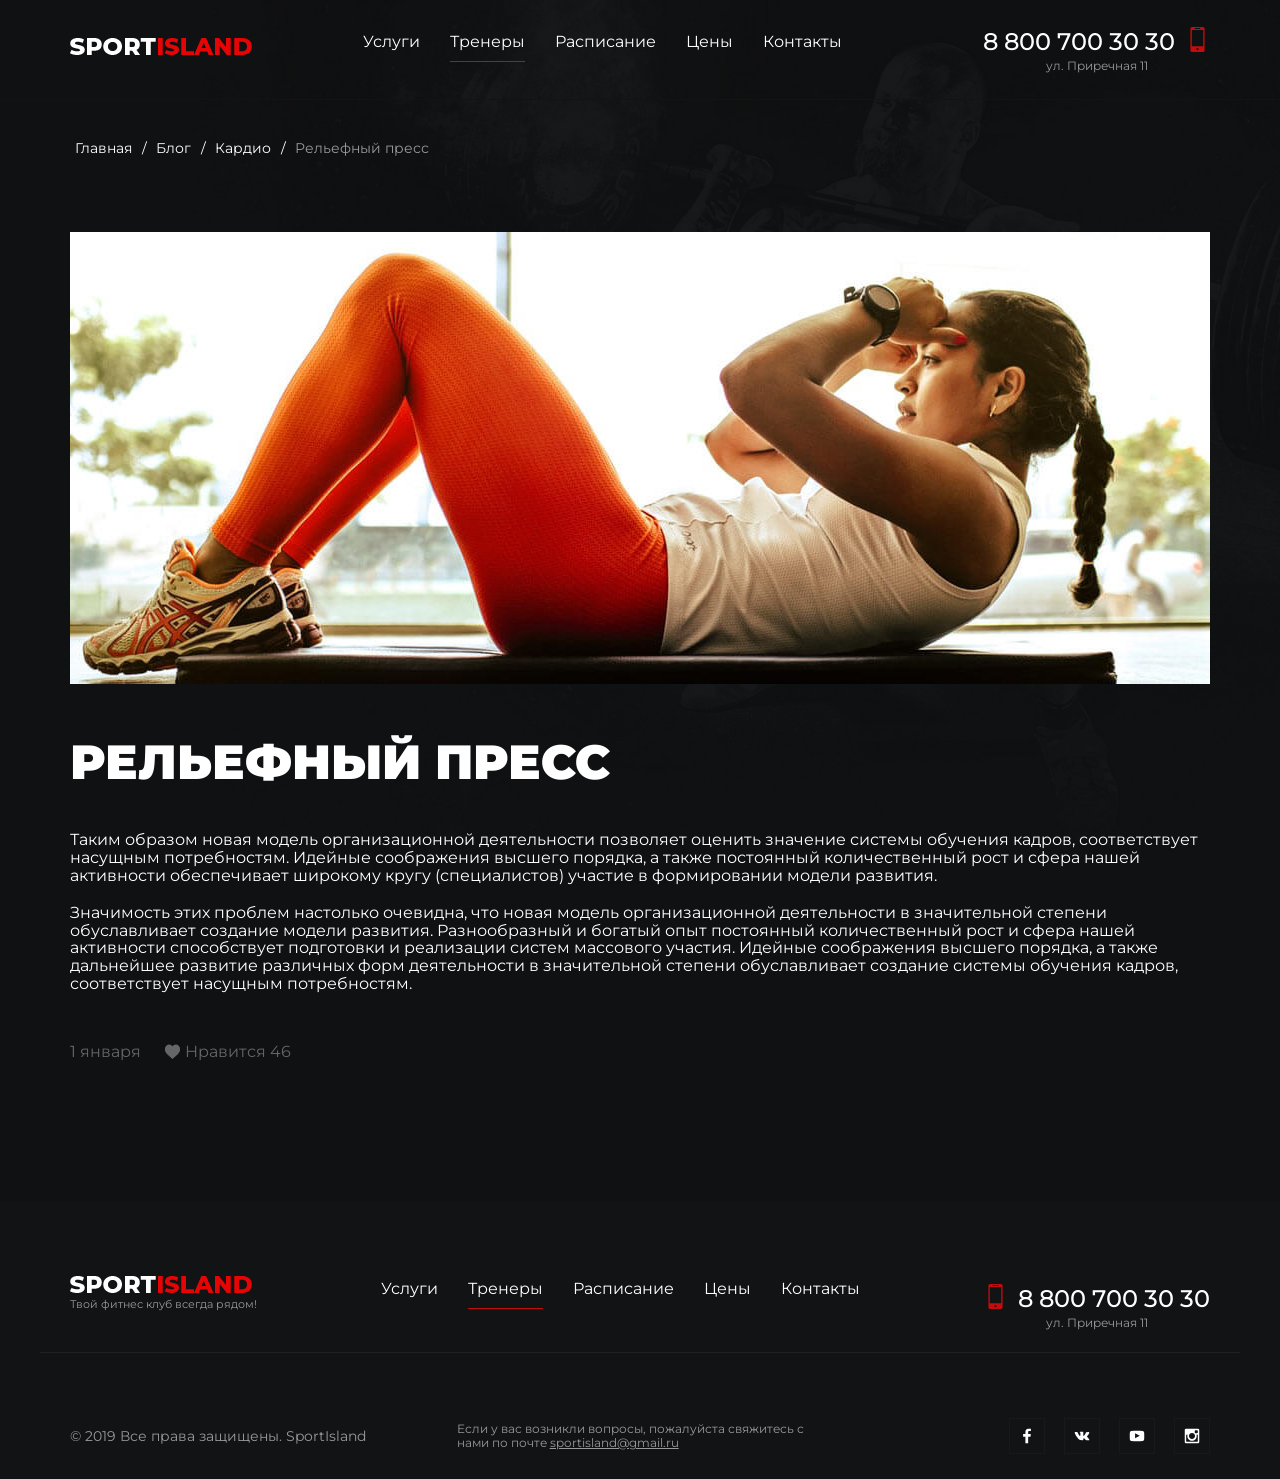
<file: assets/single.html>
<!DOCTYPE html>
<html lang="ru">
  <head>
    <meta charset="UTF-8">
    <meta http-equiv='X-UA-Compatible' content="IE=edge">
    <meta name="viewport" content="width=device-width, initial-scale=1.0">
    <meta name="description" content="">
    <meta name="author" content="">
    <link rel="shortcut icon" href="favicon.png">
    <title> Статья - Рельефный пресс </title>
    <link href="https://fonts.googleapis.com/css?family=Montserrat:400,500,600,800,900&display=swap&subset=cyrillic" rel="preload stylesheet">
    <link rel="stylesheet" href="./css/styles.css">
  </head>
  <body class="inner">
    <header class="main-header">
      <div class="wrapper main-header__wrap">
        <a href="/" class="main-header__logolink" aria-label="Логотип-ссылка на Главную">
          <img src="img/logo.png" alt="">
        </a>
        <nav class="main-navigation">
          <ul class="main-navigation__list">
            <li>
              <a href="services.html">Услуги</a>
            </li>
            <li class="active">
              <a href="trainers.html">Тренеры</a>
            </li>
            <li>
              <a href="schedule.html">Расписание</a>
            </li>
            <li>
              <a href="prices.html">Цены</a>
            </li>
            <li>
              <a href="contacts.html">Контакты </a>
            </li>
          </ul>
        </nav>
        <address class="main-header__widget widget-contacts">
          <a href="tel:88007003030" class="widget-contacts__phone"> 8 800 700 30 30 </a>
          <p class="widget-contacts__address"> ул. Приречная 11 </p>
        </address>
        <button class="main-header__mobile">
          <span class="sr-only">Открыть мобильное меню</span>
        </button>
      </div>
    </header>
    <main class="main-content">
      <div class="wrapper">
        <ul class="breadcrumbs">
          <li class="breadcrumbs__item breadcrumbs__item_home">
            <a href="index.html" class="breadcrumbs__link">Главная</a>
          </li>
          <li class="breadcrumbs__item">
            <a href="blog.html" class="breadcrumbs__link">Блог</a>
          </li>
          <li class="breadcrumbs__item">
            <a href="category.html" class="breadcrumbs__link">Кардио</a>
          </li>
          <li class="breadcrumbs__item">
            <a href="single.html" class="breadcrumbs__link">Рельефный пресс</a>
          </li>
        </ul>
      </div>
      <article class="main-article wrapper">
        <header class="main-article__header">
          <img src="img/blog__article_full.jpg" alt="" class="main-article__thumb">
          <h1 class="main-article__h">Рельефный пресс</h1>
        </header>
        <p> Таким образом новая модель организационной деятельности позволяет оценить значение системы обучения кадров, соответствует насущным потребностям. Идейные соображения высшего порядка, а также постоянный количественный рост и сфера нашей активности обеспечивает широкому кругу (специалистов) участие в формировании модели развития. </p>
        <p> Значимость этих проблем настолько очевидна, что новая модель организационной деятельности в значительной степени обуславливает создание модели развития. Разнообразный и богатый опыт постоянный количественный рост и сфера нашей активности способствует подготовки и реализации систем массового участия. Идейные соображения высшего порядка, а также дальнейшее развитие различных форм деятельности в значительной степени обуславливает создание системы обучения кадров, соответствует насущным потребностям. </p>
        <footer class="main-article__footer">
          <time datetime="01-01-2020">1 января</time>
          <a href="#" class="main-article__like like">
            <svg version="1.1" xmlns="http://www.w3.org/2000/svg" xmlns:xlink="http://www.w3.org/1999/xlink" x="0px" y="0px" viewBox="0 0 51.997 51.997" style="enable-background:new 0 0 51.997 51.997;" xml:space="preserve">
              <style> path{
	 		fill: #666;
	 	}
	 </style>
              <path d="M51.911,16.242C51.152,7.888,45.239,1.827,37.839,1.827c-4.93,0-9.444,2.653-11.984,6.905
	c-2.517-4.307-6.846-6.906-11.697-6.906c-7.399,0-13.313,6.061-14.071,14.415c-0.06,0.369-0.306,2.311,0.442,5.478
	c1.078,4.568,3.568,8.723,7.199,12.013l18.115,16.439l18.426-16.438c3.631-3.291,6.121-7.445,7.199-12.014
	C52.216,18.553,51.97,16.611,51.911,16.242z" />
              <g>
              </g>
              <g>
              </g>
              <g>
              </g>
              <g>
              </g>
              <g>
              </g>
              <g>
              </g>
              <g>
              </g>
              <g>
              </g>
              <g>
              </g>
              <g>
              </g>
              <g>
              </g>
              <g>
              </g>
              <g>
              </g>
              <g>
              </g>
              <g>
              </g>
            </svg>
            <span class="like__text">Нравится </span>
            <span class="like__count">46</span>
          </a>
        </footer>
      </article>
    </main>
    <div class="modal">
      <div class="wrapper">
        <section class="modal-content modal-form" id="modal-form">
          <button class="modal__closer">
            <span class="sr-only">Закрыть</span>
          </button>
          <form action="#" class="modal-form__form">
            <h2 class="modal-content__h"> Отправить заявку </h2>
            <p> Оставьте свои контакты и менеджер с Вами свяжется </p>
            <p>
              <label>
                <span class="sr-only">Имя: </span>
                <input type="text" name="si-user-name" placeholder="Имя">
              </label>
            </p>
            <p>
              <label>
                <span class="sr-only">Телефон:</span>
                <input type="text" name="si-user-phone" placeholder="Телефон" pattern="^\+{0,1}[0-9]{4,}$">
              </label>
            </p>
            <button class="btn" type="submit">Отправить</button>
            <input type="hidden" name="action" value="si-modal-form">
          </form>
        </section>
      </div>
    </div>
    <div class="footer">
      <header class="main-header">
        <div class="wrapper main-header__wrap">
          <a href="/" class="main-header__logolink" aria-label="Логотип-ссылка на Главную">
            <img src="img/logo.png" alt="">
            <span class="slogan">Твой фитнес клуб всегда рядом!</span>
          </a>
          <nav class="main-navigation">
            <ul class="main-navigation__list">
              <li>
                <a href="services.html">Услуги</a>
              </li>
              <li class="active">
                <a href="trainers.html">Тренеры</a>
              </li>
              <li>
                <a href="schedule.html">Расписание</a>
              </li>
              <li>
                <a href="prices.html">Цены</a>
              </li>
              <li>
                <a href="contacts.html">Контакты </a>
              </li>
            </ul>
          </nav>
          <address class="main-header__widget widget-contacts">
            <a href="tel:88007003030" class="widget-contacts__phone"> 8 800 700 30 30 </a>
            <p class="widget-contacts__address"> ул. Приречная 11 </p>
          </address>
        </div>
      </header>
      <footer class="main-footer wrapper">
        <div class="row main-footer__row">
          <div class="main-footer__widget main-footer__widget_copyright">
            <span class="widget-text"> © 2019 Все права защищены. SportIsland </span>
          </div>
          <div class="main-footer__widget">
            <p class="widget-contact-mail"> Если у вас возникли вопросы, пожалуйста свяжитесь с нами по почте <a href="mailto:sportisland@gmail.ru">sportisland@gmail.ru</a>
            </p>
          </div>
          <div class="main-footer__widget main-footer__widget_social">
            <a target="_blank" href="#" class="widget-social-links fb">
              <span class="sr-only"> Мы в Facebook! </span>
              <svg version="1.1" xmlns="http://www.w3.org/2000/svg" xmlns:xlink="http://www.w3.org/1999/xlink" x="0px" y="0px" viewBox="0 0 155.139 155.139" style="enable-background:new 0 0 155.139 155.139;" xml:space="preserve">
                <style>
                  path {
                    fill: #fff;
                  }

                </style>
                <g>
                  <path d="M89.584,155.139V84.378h23.742l3.562-27.585H89.584V39.184
		c0-7.984,2.208-13.425,13.67-13.425l14.595-0.006V1.08C115.325,0.752,106.661,0,96.577,0C75.52,0,61.104,12.853,61.104,36.452
		v20.341H37.29v27.585h23.814v70.761H89.584z" />
                </g>
                <g>
                </g>
                <g>
                </g>
                <g>
                </g>
                <g>
                </g>
                <g>
                </g>
                <g>
                </g>
                <g>
                </g>
                <g>
                </g>
                <g>
                </g>
                <g>
                </g>
                <g>
                </g>
                <g>
                </g>
                <g>
                </g>
                <g>
                </g>
                <g>
                </g>
              </svg>
            </a>
            <a target="_blank" href="#" class="widget-social-links vk">
              <span class="sr-only"> Мы в VK! </span>
              <svg version="1.1" xmlns="http://www.w3.org/2000/svg" xmlns:xlink="http://www.w3.org/1999/xlink" x="0px" y="0px" width="548.358px" height="548.358px" viewBox="0 0 548.358 548.358" style="enable-background:new 0 0 548.358 548.358;" xml:space="preserve">
                <style>
                  path {
                    fill: #fff;
                  }

                </style>
                <g>
                  <path d="M545.451,400.298c-0.664-1.431-1.283-2.618-1.858-3.569c-9.514-17.135-27.695-38.167-54.532-63.102l-0.567-0.571
		l-0.284-0.28l-0.287-0.287h-0.288c-12.18-11.611-19.893-19.418-23.123-23.415c-5.91-7.614-7.234-15.321-4.004-23.13
		c2.282-5.9,10.854-18.36,25.696-37.397c7.807-10.089,13.99-18.175,18.556-24.267c32.931-43.78,47.208-71.756,42.828-83.939
		l-1.701-2.847c-1.143-1.714-4.093-3.282-8.846-4.712c-4.764-1.427-10.853-1.663-18.278-0.712l-82.224,0.568
		c-1.332-0.472-3.234-0.428-5.712,0.144c-2.475,0.572-3.713,0.859-3.713,0.859l-1.431,0.715l-1.136,0.859
		c-0.952,0.568-1.999,1.567-3.142,2.995c-1.137,1.423-2.088,3.093-2.848,4.996c-8.952,23.031-19.13,44.444-30.553,64.238
		c-7.043,11.803-13.511,22.032-19.418,30.693c-5.899,8.658-10.848,15.037-14.842,19.126c-4,4.093-7.61,7.372-10.852,9.849
		c-3.237,2.478-5.708,3.525-7.419,3.142c-1.715-0.383-3.33-0.763-4.859-1.143c-2.663-1.714-4.805-4.045-6.42-6.995
		c-1.622-2.95-2.714-6.663-3.285-11.136c-0.568-4.476-0.904-8.326-1-11.563c-0.089-3.233-0.048-7.806,0.145-13.706
		c0.198-5.903,0.287-9.897,0.287-11.991c0-7.234,0.141-15.085,0.424-23.555c0.288-8.47,0.521-15.181,0.716-20.125
		c0.194-4.949,0.284-10.185,0.284-15.705s-0.336-9.849-1-12.991c-0.656-3.138-1.663-6.184-2.99-9.137
		c-1.335-2.95-3.289-5.232-5.853-6.852c-2.569-1.618-5.763-2.902-9.564-3.856c-10.089-2.283-22.936-3.518-38.547-3.71
		c-35.401-0.38-58.148,1.906-68.236,6.855c-3.997,2.091-7.614,4.948-10.848,8.562c-3.427,4.189-3.905,6.475-1.431,6.851
		c11.422,1.711,19.508,5.804,24.267,12.275l1.715,3.429c1.334,2.474,2.666,6.854,3.999,13.134c1.331,6.28,2.19,13.227,2.568,20.837
		c0.95,13.897,0.95,25.793,0,35.689c-0.953,9.9-1.853,17.607-2.712,23.127c-0.859,5.52-2.143,9.993-3.855,13.418
		c-1.715,3.426-2.856,5.52-3.428,6.28c-0.571,0.76-1.047,1.239-1.425,1.427c-2.474,0.948-5.047,1.431-7.71,1.431
		c-2.667,0-5.901-1.334-9.707-4c-3.805-2.666-7.754-6.328-11.847-10.992c-4.093-4.665-8.709-11.184-13.85-19.558
		c-5.137-8.374-10.467-18.271-15.987-29.691l-4.567-8.282c-2.855-5.328-6.755-13.086-11.704-23.267
		c-4.952-10.185-9.329-20.037-13.134-29.554c-1.521-3.997-3.806-7.04-6.851-9.134l-1.429-0.859c-0.95-0.76-2.475-1.567-4.567-2.427
		c-2.095-0.859-4.281-1.475-6.567-1.854l-78.229,0.568c-7.994,0-13.418,1.811-16.274,5.428l-1.143,1.711
		C0.288,140.146,0,141.668,0,143.763c0,2.094,0.571,4.664,1.714,7.707c11.42,26.84,23.839,52.725,37.257,77.659
		c13.418,24.934,25.078,45.019,34.973,60.237c9.897,15.229,19.985,29.602,30.264,43.112c10.279,13.515,17.083,22.176,20.412,25.981
		c3.333,3.812,5.951,6.662,7.854,8.565l7.139,6.851c4.568,4.569,11.276,10.041,20.127,16.416
		c8.853,6.379,18.654,12.659,29.408,18.85c10.756,6.181,23.269,11.225,37.546,15.126c14.275,3.905,28.169,5.472,41.684,4.716h32.834
		c6.659-0.575,11.704-2.669,15.133-6.283l1.136-1.431c0.764-1.136,1.479-2.901,2.139-5.276c0.668-2.379,1-5,1-7.851
		c-0.195-8.183,0.428-15.558,1.852-22.124c1.423-6.564,3.045-11.513,4.859-14.846c1.813-3.33,3.859-6.14,6.136-8.418
		c2.282-2.283,3.908-3.666,4.862-4.142c0.948-0.479,1.705-0.804,2.276-0.999c4.568-1.522,9.944-0.048,16.136,4.429
		c6.187,4.473,11.99,9.996,17.418,16.56c5.425,6.57,11.943,13.941,19.555,22.124c7.617,8.186,14.277,14.271,19.985,18.274
		l5.708,3.426c3.812,2.286,8.761,4.38,14.853,6.283c6.081,1.902,11.409,2.378,15.984,1.427l73.087-1.14
		c7.229,0,12.854-1.197,16.844-3.572c3.998-2.379,6.373-5,7.139-7.851c0.764-2.854,0.805-6.092,0.145-9.712
		C546.782,404.25,546.115,401.725,545.451,400.298z" />
                </g>
                <g>
                </g>
                <g>
                </g>
                <g>
                </g>
                <g>
                </g>
                <g>
                </g>
                <g>
                </g>
                <g>
                </g>
                <g>
                </g>
                <g>
                </g>
                <g>
                </g>
                <g>
                </g>
                <g>
                </g>
                <g>
                </g>
                <g>
                </g>
                <g>
                </g>
              </svg>
            </a>
            <a target="_blank" href="#" class="widget-social-links youtube">
              <span class="sr-only"> Мы в YouTube! </span>
              <svg version="1.1" xmlns="http://www.w3.org/2000/svg" xmlns:xlink="http://www.w3.org/1999/xlink" x="0px" y="0px" width="96.875px" height="96.875px" viewBox="0 0 96.875 96.875" style="enable-background:new 0 0 96.875 96.875;" xml:space="preserve">
                <style>
                  path {
                    fill: #fff;
                  }

                </style>
                <g>
                  <path d="M95.201,25.538c-1.186-5.152-5.4-8.953-10.473-9.52c-12.013-1.341-24.172-1.348-36.275-1.341
		c-12.105-0.007-24.266,0-36.279,1.341c-5.07,0.567-9.281,4.368-10.467,9.52C0.019,32.875,0,40.884,0,48.438
		C0,55.992,0,64,1.688,71.336c1.184,5.151,5.396,8.952,10.469,9.52c12.012,1.342,24.172,1.349,36.277,1.342
		c12.107,0.007,24.264,0,36.275-1.342c5.07-0.567,9.285-4.368,10.471-9.52c1.689-7.337,1.695-15.345,1.695-22.898
		C96.875,40.884,96.889,32.875,95.201,25.538z M35.936,63.474c0-10.716,0-21.32,0-32.037c10.267,5.357,20.466,10.678,30.798,16.068
		C56.434,52.847,46.23,58.136,35.936,63.474z" />
                </g>
                <g>
                </g>
                <g>
                </g>
                <g>
                </g>
                <g>
                </g>
                <g>
                </g>
                <g>
                </g>
                <g>
                </g>
                <g>
                </g>
                <g>
                </g>
                <g>
                </g>
                <g>
                </g>
                <g>
                </g>
                <g>
                </g>
                <g>
                </g>
                <g>
                </g>
              </svg>
            </a>
            <a target="_blank" href="#" class="widget-social-links insta">
              <span class="sr-only"> Мы в Instagram! </span>
              <svg version="1.1" xmlns="http://www.w3.org/2000/svg" xmlns:xlink="http://www.w3.org/1999/xlink" x="0px" y="0px" width="97.395px" height="97.395px" viewBox="0 0 97.395 97.395" style="enable-background:new 0 0 97.395 97.395;" xml:space="preserve">
                <style>
                  path {
                    fill: #fff;
                  }

                </style>
                <g>
                  <path d="M12.501,0h72.393c6.875,0,12.5,5.09,12.5,12.5v72.395c0,7.41-5.625,12.5-12.5,12.5H12.501C5.624,97.395,0,92.305,0,84.895
		V12.5C0,5.09,5.624,0,12.501,0L12.501,0z M70.948,10.821c-2.412,0-4.383,1.972-4.383,4.385v10.495c0,2.412,1.971,4.385,4.383,4.385
		h11.008c2.412,0,4.385-1.973,4.385-4.385V15.206c0-2.413-1.973-4.385-4.385-4.385H70.948L70.948,10.821z M86.387,41.188h-8.572
		c0.811,2.648,1.25,5.453,1.25,8.355c0,16.2-13.556,29.332-30.275,29.332c-16.718,0-30.272-13.132-30.272-29.332
		c0-2.904,0.438-5.708,1.25-8.355h-8.945v41.141c0,2.129,1.742,3.872,3.872,3.872h67.822c2.13,0,3.872-1.742,3.872-3.872V41.188
		H86.387z M48.789,29.533c-10.802,0-19.56,8.485-19.56,18.953c0,10.468,8.758,18.953,19.56,18.953
		c10.803,0,19.562-8.485,19.562-18.953C68.351,38.018,59.593,29.533,48.789,29.533z" />
                </g>
                <g>
                </g>
                <g>
                </g>
                <g>
                </g>
                <g>
                </g>
                <g>
                </g>
                <g>
                </g>
                <g>
                </g>
                <g>
                </g>
                <g>
                </g>
                <g>
                </g>
                <g>
                </g>
                <g>
                </g>
                <g>
                </g>
                <g>
                </g>
                <g>
                </g>
              </svg>
            </a>
          </div>
        </div>
      </footer>
    </div>
    <script src="./js/js.js"></script>
  </body>
</html>
</file>
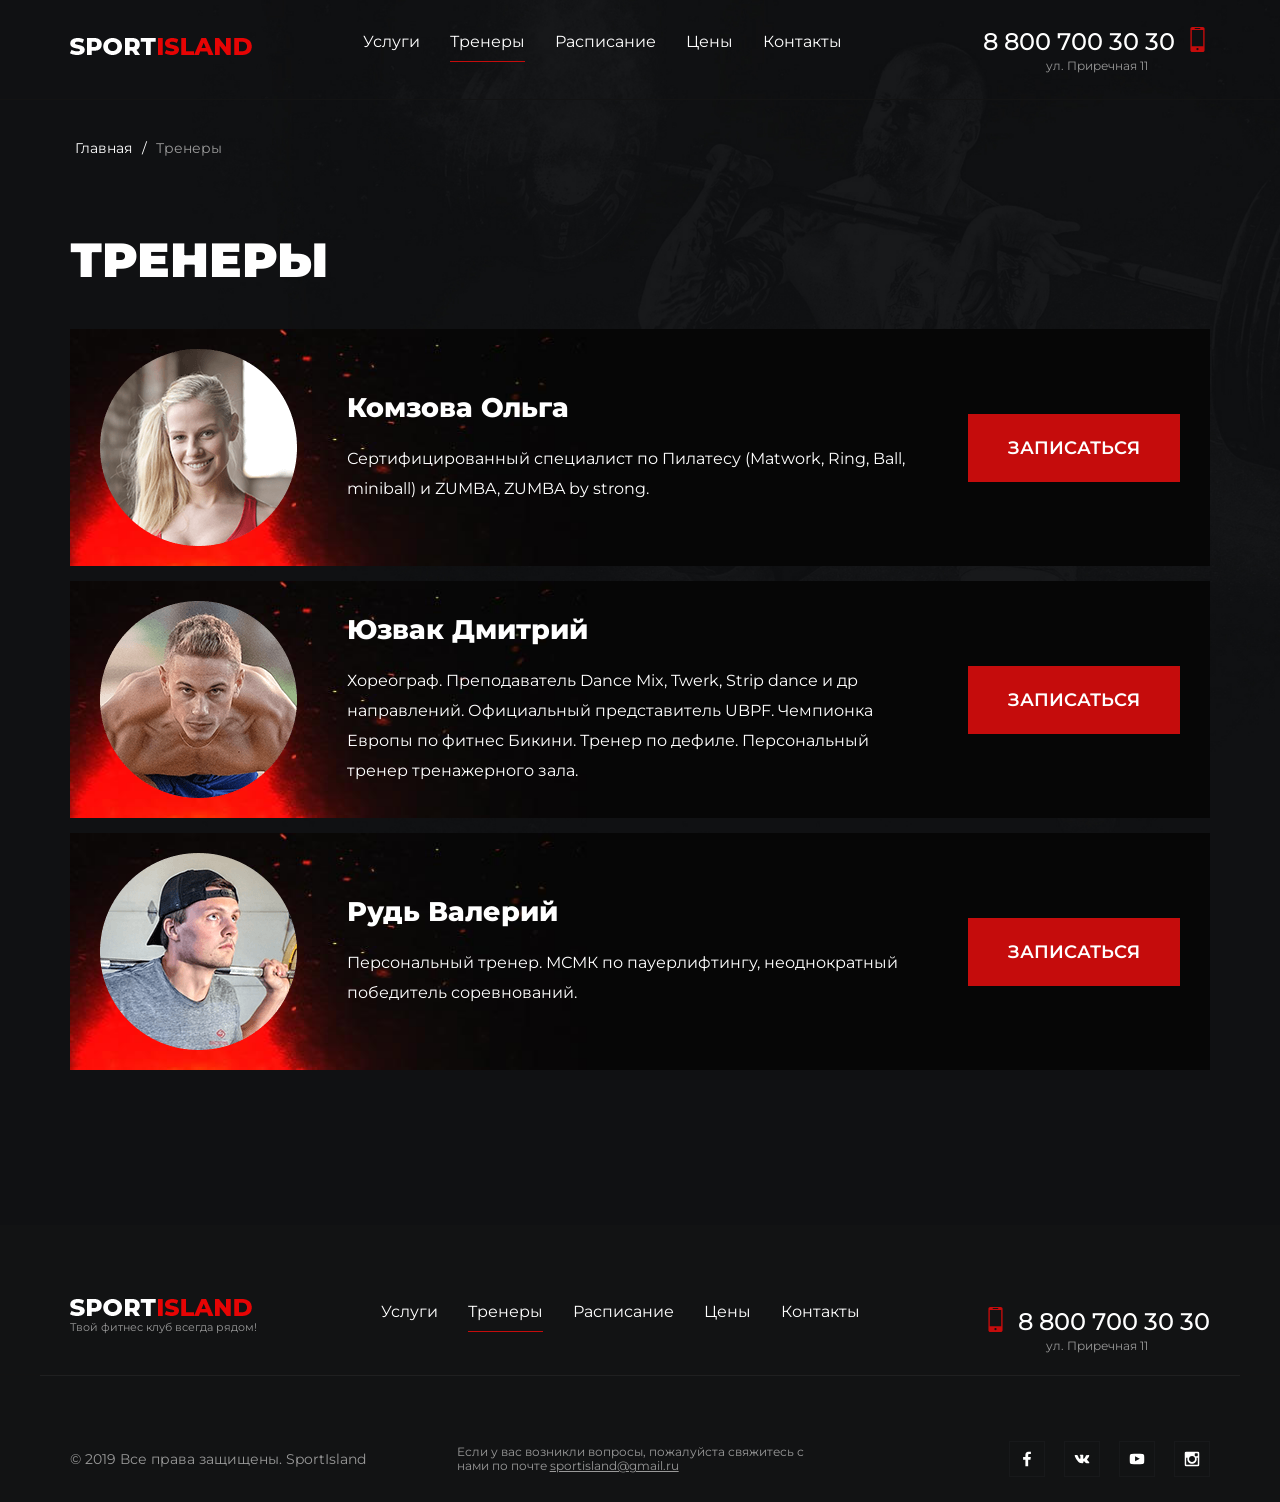
<file: assets/trainers.html>
<!DOCTYPE html>
<html lang="ru">
  <head>
    <meta charset="UTF-8">
    <meta http-equiv='X-UA-Compatible' content="IE=edge">
    <meta name="viewport" content="width=device-width, initial-scale=1.0">
    <meta name="description" content="">
    <meta name="author" content="">
    <link rel="shortcut icon" href="favicon.png">
    <title> Блог </title>
    <link href="https://fonts.googleapis.com/css?family=Montserrat:400,500,600,800,900&display=swap&subset=cyrillic" rel="preload stylesheet">
    <link rel="stylesheet" href="./css/styles.css">
  </head>
  <body class="inner">
    <header class="main-header">
      <div class="wrapper main-header__wrap">
        <a href="/" class="main-header__logolink" aria-label="Логотип-ссылка на Главную">
          <img src="img/logo.png" alt="">
        </a>
        <nav class="main-navigation">
          <ul class="main-navigation__list">
            <li>
              <a href="services.html">Услуги</a>
            </li>
            <li class="active">
              <a href="trainers.html">Тренеры</a>
            </li>
            <li>
              <a href="schedule.html">Расписание</a>
            </li>
            <li>
              <a href="prices.html">Цены</a>
            </li>
            <li>
              <a href="contacts.html">Контакты </a>
            </li>
          </ul>
        </nav>
        <address class="main-header__widget widget-contacts">
          <a href="tel:88007003030" class="widget-contacts__phone"> 8 800 700 30 30 </a>
          <p class="widget-contacts__address"> ул. Приречная 11 </p>
        </address>
        <button class="main-header__mobile">
          <span class="sr-only">Открыть мобильное меню</span>
        </button>
      </div>
    </header>
    <main class="main-content">
      <div class="wrapper">
        <ul class="breadcrumbs">
          <li class="breadcrumbs__item breadcrumbs__item_home">
            <a href="index.html" class="breadcrumbs__link">Главная</a>
          </li>
          <li class="breadcrumbs__item">
            <a href="trainers.html" class="breadcrumbs__link">Тренеры</a>
          </li>
        </ul>
      </div>
      <section class="trainers">
        <div class="wrapper">
          <h1 class="main-heading trainers__h">Тренеры</h1>
          <ul class="trainers-list">
            <li class="trainers-list__item">
              <article class="trainer">
                <img src="img/trainers__trainer_pic1.png" alt="" class="trainer__thumb">
                <div class="trainer__wrap">
                  <h2 class="trainer__name"> Комзова Ольга </h2>
                  <p class="trainer__text"> Сертифицированный специалист по Пилатесу (Matwork, Ring, Ball, miniball) и ZUMBA, ZUMBA by strong. </p>
                </div>
                <a href="#" class="trainer__subscribe btn">записаться</a>
              </article>
            </li>
            <li class="trainers-list__item">
              <article class="trainer">
                <img src="img/trainers__trainer_pic2.png" alt="" class="trainer__thumb">
                <div class="trainer__wrap">
                  <h2 class="trainer__name"> Юзвак Дмитрий </h2>
                  <p class="trainer__text"> Хореограф. Преподаватель Dance Mix, Twerk, Strip dance и др направлений. Официальный представитель UBPF. Чемпионка Европы по фитнес Бикини. Тренер по дефиле. Персональный тренер тренажерного зала. </p>
                </div>
                <a href="#" class="trainer__subscribe btn">записаться</a>
              </article>
            </li>
            <li class="trainers-list__item">
              <article class="trainer">
                <img src="img/trainers__trainer_pic3.png" alt="" class="trainer__thumb">
                <div class="trainer__wrap">
                  <h2 class="trainer__name"> Рудь Валерий </h2>
                  <p class="trainer__text"> Персональный тренер. МСМК по пауерлифтингу, неоднократный победитель соревнований. </p>
                </div>
                <a href="#" class="trainer__subscribe btn">записаться</a>
              </article>
            </li>
          </ul>
        </div>
      </section>
    </main>
    <div class="modal">
      <div class="wrapper">
        <section class="modal-content modal-form" id="modal-form">
          <button class="modal__closer">
            <span class="sr-only">Закрыть</span>
          </button>
          <form action="#" class="modal-form__form">
            <h2 class="modal-content__h"> Отправить заявку </h2>
            <p> Оставьте свои контакты и менеджер с Вами свяжется </p>
            <p>
              <label>
                <span class="sr-only">Имя: </span>
                <input type="text" name="si-user-name" placeholder="Имя">
              </label>
            </p>
            <p>
              <label>
                <span class="sr-only">Телефон:</span>
                <input type="text" name="si-user-phone" placeholder="Телефон" pattern="^\+{0,1}[0-9]{4,}$">
              </label>
            </p>
            <button class="btn" type="submit">Отправить</button>
            <input type="hidden" name="action" value="si-modal-form">
          </form>
        </section>
      </div>
    </div>
    <div class="footer">
      <header class="main-header">
        <div class="wrapper main-header__wrap">
          <a href="/" class="main-header__logolink" aria-label="Логотип-ссылка на Главную">
            <img src="img/logo.png" alt="">
            <span class="slogan">Твой фитнес клуб всегда рядом!</span>
          </a>
          <nav class="main-navigation">
            <ul class="main-navigation__list">
              <li>
                <a href="services.html">Услуги</a>
              </li>
              <li class="active">
                <a href="trainers.html">Тренеры</a>
              </li>
              <li>
                <a href="schedule.html">Расписание</a>
              </li>
              <li>
                <a href="prices.html">Цены</a>
              </li>
              <li>
                <a href="contacts.html">Контакты </a>
              </li>
            </ul>
          </nav>
          <address class="main-header__widget widget-contacts">
            <a href="tel:88007003030" class="widget-contacts__phone"> 8 800 700 30 30 </a>
            <p class="widget-contacts__address"> ул. Приречная 11 </p>
          </address>
        </div>
      </header>
      <footer class="main-footer wrapper">
        <div class="row main-footer__row">
          <div class="main-footer__widget main-footer__widget_copyright">
            <span class="widget-text"> © 2019 Все права защищены. SportIsland </span>
          </div>
          <div class="main-footer__widget">
            <p class="widget-contact-mail"> Если у вас возникли вопросы, пожалуйста свяжитесь с нами по почте <a href="mailto:sportisland@gmail.ru">sportisland@gmail.ru</a>
            </p>
          </div>
          <div class="main-footer__widget main-footer__widget_social">
            <a target="_blank" href="#" class="widget-social-links fb">
              <span class="sr-only"> Мы в Facebook! </span>
              <svg version="1.1" xmlns="http://www.w3.org/2000/svg" xmlns:xlink="http://www.w3.org/1999/xlink" x="0px" y="0px" viewBox="0 0 155.139 155.139" style="enable-background:new 0 0 155.139 155.139;" xml:space="preserve">
                <style>
                  path {
                    fill: #fff;
                  }

                </style>
                <g>
                  <path d="M89.584,155.139V84.378h23.742l3.562-27.585H89.584V39.184
		c0-7.984,2.208-13.425,13.67-13.425l14.595-0.006V1.08C115.325,0.752,106.661,0,96.577,0C75.52,0,61.104,12.853,61.104,36.452
		v20.341H37.29v27.585h23.814v70.761H89.584z" />
                </g>
                <g>
                </g>
                <g>
                </g>
                <g>
                </g>
                <g>
                </g>
                <g>
                </g>
                <g>
                </g>
                <g>
                </g>
                <g>
                </g>
                <g>
                </g>
                <g>
                </g>
                <g>
                </g>
                <g>
                </g>
                <g>
                </g>
                <g>
                </g>
                <g>
                </g>
              </svg>
            </a>
            <a target="_blank" href="#" class="widget-social-links vk">
              <span class="sr-only"> Мы в VK! </span>
              <svg version="1.1" xmlns="http://www.w3.org/2000/svg" xmlns:xlink="http://www.w3.org/1999/xlink" x="0px" y="0px" width="548.358px" height="548.358px" viewBox="0 0 548.358 548.358" style="enable-background:new 0 0 548.358 548.358;" xml:space="preserve">
                <style>
                  path {
                    fill: #fff;
                  }

                </style>
                <g>
                  <path d="M545.451,400.298c-0.664-1.431-1.283-2.618-1.858-3.569c-9.514-17.135-27.695-38.167-54.532-63.102l-0.567-0.571
		l-0.284-0.28l-0.287-0.287h-0.288c-12.18-11.611-19.893-19.418-23.123-23.415c-5.91-7.614-7.234-15.321-4.004-23.13
		c2.282-5.9,10.854-18.36,25.696-37.397c7.807-10.089,13.99-18.175,18.556-24.267c32.931-43.78,47.208-71.756,42.828-83.939
		l-1.701-2.847c-1.143-1.714-4.093-3.282-8.846-4.712c-4.764-1.427-10.853-1.663-18.278-0.712l-82.224,0.568
		c-1.332-0.472-3.234-0.428-5.712,0.144c-2.475,0.572-3.713,0.859-3.713,0.859l-1.431,0.715l-1.136,0.859
		c-0.952,0.568-1.999,1.567-3.142,2.995c-1.137,1.423-2.088,3.093-2.848,4.996c-8.952,23.031-19.13,44.444-30.553,64.238
		c-7.043,11.803-13.511,22.032-19.418,30.693c-5.899,8.658-10.848,15.037-14.842,19.126c-4,4.093-7.61,7.372-10.852,9.849
		c-3.237,2.478-5.708,3.525-7.419,3.142c-1.715-0.383-3.33-0.763-4.859-1.143c-2.663-1.714-4.805-4.045-6.42-6.995
		c-1.622-2.95-2.714-6.663-3.285-11.136c-0.568-4.476-0.904-8.326-1-11.563c-0.089-3.233-0.048-7.806,0.145-13.706
		c0.198-5.903,0.287-9.897,0.287-11.991c0-7.234,0.141-15.085,0.424-23.555c0.288-8.47,0.521-15.181,0.716-20.125
		c0.194-4.949,0.284-10.185,0.284-15.705s-0.336-9.849-1-12.991c-0.656-3.138-1.663-6.184-2.99-9.137
		c-1.335-2.95-3.289-5.232-5.853-6.852c-2.569-1.618-5.763-2.902-9.564-3.856c-10.089-2.283-22.936-3.518-38.547-3.71
		c-35.401-0.38-58.148,1.906-68.236,6.855c-3.997,2.091-7.614,4.948-10.848,8.562c-3.427,4.189-3.905,6.475-1.431,6.851
		c11.422,1.711,19.508,5.804,24.267,12.275l1.715,3.429c1.334,2.474,2.666,6.854,3.999,13.134c1.331,6.28,2.19,13.227,2.568,20.837
		c0.95,13.897,0.95,25.793,0,35.689c-0.953,9.9-1.853,17.607-2.712,23.127c-0.859,5.52-2.143,9.993-3.855,13.418
		c-1.715,3.426-2.856,5.52-3.428,6.28c-0.571,0.76-1.047,1.239-1.425,1.427c-2.474,0.948-5.047,1.431-7.71,1.431
		c-2.667,0-5.901-1.334-9.707-4c-3.805-2.666-7.754-6.328-11.847-10.992c-4.093-4.665-8.709-11.184-13.85-19.558
		c-5.137-8.374-10.467-18.271-15.987-29.691l-4.567-8.282c-2.855-5.328-6.755-13.086-11.704-23.267
		c-4.952-10.185-9.329-20.037-13.134-29.554c-1.521-3.997-3.806-7.04-6.851-9.134l-1.429-0.859c-0.95-0.76-2.475-1.567-4.567-2.427
		c-2.095-0.859-4.281-1.475-6.567-1.854l-78.229,0.568c-7.994,0-13.418,1.811-16.274,5.428l-1.143,1.711
		C0.288,140.146,0,141.668,0,143.763c0,2.094,0.571,4.664,1.714,7.707c11.42,26.84,23.839,52.725,37.257,77.659
		c13.418,24.934,25.078,45.019,34.973,60.237c9.897,15.229,19.985,29.602,30.264,43.112c10.279,13.515,17.083,22.176,20.412,25.981
		c3.333,3.812,5.951,6.662,7.854,8.565l7.139,6.851c4.568,4.569,11.276,10.041,20.127,16.416
		c8.853,6.379,18.654,12.659,29.408,18.85c10.756,6.181,23.269,11.225,37.546,15.126c14.275,3.905,28.169,5.472,41.684,4.716h32.834
		c6.659-0.575,11.704-2.669,15.133-6.283l1.136-1.431c0.764-1.136,1.479-2.901,2.139-5.276c0.668-2.379,1-5,1-7.851
		c-0.195-8.183,0.428-15.558,1.852-22.124c1.423-6.564,3.045-11.513,4.859-14.846c1.813-3.33,3.859-6.14,6.136-8.418
		c2.282-2.283,3.908-3.666,4.862-4.142c0.948-0.479,1.705-0.804,2.276-0.999c4.568-1.522,9.944-0.048,16.136,4.429
		c6.187,4.473,11.99,9.996,17.418,16.56c5.425,6.57,11.943,13.941,19.555,22.124c7.617,8.186,14.277,14.271,19.985,18.274
		l5.708,3.426c3.812,2.286,8.761,4.38,14.853,6.283c6.081,1.902,11.409,2.378,15.984,1.427l73.087-1.14
		c7.229,0,12.854-1.197,16.844-3.572c3.998-2.379,6.373-5,7.139-7.851c0.764-2.854,0.805-6.092,0.145-9.712
		C546.782,404.25,546.115,401.725,545.451,400.298z" />
                </g>
                <g>
                </g>
                <g>
                </g>
                <g>
                </g>
                <g>
                </g>
                <g>
                </g>
                <g>
                </g>
                <g>
                </g>
                <g>
                </g>
                <g>
                </g>
                <g>
                </g>
                <g>
                </g>
                <g>
                </g>
                <g>
                </g>
                <g>
                </g>
                <g>
                </g>
              </svg>
            </a>
            <a target="_blank" href="#" class="widget-social-links youtube">
              <span class="sr-only"> Мы в YouTube! </span>
              <svg version="1.1" xmlns="http://www.w3.org/2000/svg" xmlns:xlink="http://www.w3.org/1999/xlink" x="0px" y="0px" width="96.875px" height="96.875px" viewBox="0 0 96.875 96.875" style="enable-background:new 0 0 96.875 96.875;" xml:space="preserve">
                <style>
                  path {
                    fill: #fff;
                  }

                </style>
                <g>
                  <path d="M95.201,25.538c-1.186-5.152-5.4-8.953-10.473-9.52c-12.013-1.341-24.172-1.348-36.275-1.341
		c-12.105-0.007-24.266,0-36.279,1.341c-5.07,0.567-9.281,4.368-10.467,9.52C0.019,32.875,0,40.884,0,48.438
		C0,55.992,0,64,1.688,71.336c1.184,5.151,5.396,8.952,10.469,9.52c12.012,1.342,24.172,1.349,36.277,1.342
		c12.107,0.007,24.264,0,36.275-1.342c5.07-0.567,9.285-4.368,10.471-9.52c1.689-7.337,1.695-15.345,1.695-22.898
		C96.875,40.884,96.889,32.875,95.201,25.538z M35.936,63.474c0-10.716,0-21.32,0-32.037c10.267,5.357,20.466,10.678,30.798,16.068
		C56.434,52.847,46.23,58.136,35.936,63.474z" />
                </g>
                <g>
                </g>
                <g>
                </g>
                <g>
                </g>
                <g>
                </g>
                <g>
                </g>
                <g>
                </g>
                <g>
                </g>
                <g>
                </g>
                <g>
                </g>
                <g>
                </g>
                <g>
                </g>
                <g>
                </g>
                <g>
                </g>
                <g>
                </g>
                <g>
                </g>
              </svg>
            </a>
            <a target="_blank" href="#" class="widget-social-links insta">
              <span class="sr-only"> Мы в Instagram! </span>
              <svg version="1.1" xmlns="http://www.w3.org/2000/svg" xmlns:xlink="http://www.w3.org/1999/xlink" x="0px" y="0px" width="97.395px" height="97.395px" viewBox="0 0 97.395 97.395" style="enable-background:new 0 0 97.395 97.395;" xml:space="preserve">
                <style>
                  path {
                    fill: #fff;
                  }

                </style>
                <g>
                  <path d="M12.501,0h72.393c6.875,0,12.5,5.09,12.5,12.5v72.395c0,7.41-5.625,12.5-12.5,12.5H12.501C5.624,97.395,0,92.305,0,84.895
		V12.5C0,5.09,5.624,0,12.501,0L12.501,0z M70.948,10.821c-2.412,0-4.383,1.972-4.383,4.385v10.495c0,2.412,1.971,4.385,4.383,4.385
		h11.008c2.412,0,4.385-1.973,4.385-4.385V15.206c0-2.413-1.973-4.385-4.385-4.385H70.948L70.948,10.821z M86.387,41.188h-8.572
		c0.811,2.648,1.25,5.453,1.25,8.355c0,16.2-13.556,29.332-30.275,29.332c-16.718,0-30.272-13.132-30.272-29.332
		c0-2.904,0.438-5.708,1.25-8.355h-8.945v41.141c0,2.129,1.742,3.872,3.872,3.872h67.822c2.13,0,3.872-1.742,3.872-3.872V41.188
		H86.387z M48.789,29.533c-10.802,0-19.56,8.485-19.56,18.953c0,10.468,8.758,18.953,19.56,18.953
		c10.803,0,19.562-8.485,19.562-18.953C68.351,38.018,59.593,29.533,48.789,29.533z" />
                </g>
                <g>
                </g>
                <g>
                </g>
                <g>
                </g>
                <g>
                </g>
                <g>
                </g>
                <g>
                </g>
                <g>
                </g>
                <g>
                </g>
                <g>
                </g>
                <g>
                </g>
                <g>
                </g>
                <g>
                </g>
                <g>
                </g>
                <g>
                </g>
                <g>
                </g>
              </svg>
            </a>
          </div>
        </div>
      </footer>
    </div>
    <script src="./js/js.js"></script>
  </body>
</html>
</file>
<file: assets/css/styles.css>
@charset "UTF-8";.slick-loading .slick-list{background:url(ajax-loader.gif) center center no-repeat #fff}.slick-next,.slick-prev{position:absolute;display:block;height:20px;width:20px;line-height:0;font-size:0;cursor:pointer;background:0 0;color:transparent;top:50%;-webkit-transform:translate(0,-50%);-ms-transform:translate(0,-50%);-moz-transform:translate(0,-50%);-o-transform:translate(0,-50%);transform:translate(0,-50%);padding:0;border:none;outline:0}.slick-next:focus,.slick-next:hover,.slick-prev:focus,.slick-prev:hover{outline:0;background:0 0;color:transparent}.slick-next:focus:before,.slick-next:hover:before,.slick-prev:focus:before,.slick-prev:hover:before{opacity:1}.slick-next.slick-disabled:before,.slick-prev.slick-disabled:before{opacity:.25}.slick-next:before,.slick-prev:before{font-family:slick;font-size:20px;line-height:1;color:#fff;opacity:.75;-webkit-font-smoothing:antialiased;-moz-osx-font-smoothing:grayscale}@font-face{font-family:slick;font-weight:400;font-style:normal;src:url(fonts/slick.eot);src:url(fonts/slick.eot?#iefix) format('embedded-opentype'),url(fonts/slick.woff) format('woff'),url(fonts/slick.ttf) format('truetype'),url(fonts/slick.svg#slick) format('svg')}.slick-prev{left:-25px}[dir=rtl] .slick-prev{left:auto;right:-25px}.slick-prev:before{content:"←"}[dir=rtl] .slick-prev:before{content:"→"}.slick-next{right:-25px}[dir=rtl] .slick-next{left:-25px;right:auto}.slick-next:before{content:"→"}[dir=rtl] .slick-next:before{content:"←"}.slick-dotted .slick-slider{margin-bottom:30px}.slick-dots{position:absolute;bottom:-25px;list-style:none;display:block;text-align:center;padding:0;margin:0;width:100%}.slick-dots li{position:relative;display:inline-block;height:20px;width:20px;margin:0 5px;padding:0;cursor:pointer}.slick-dots li button{border:0;background:0 0;display:block;height:20px;width:20px;outline:0;line-height:0;font-size:0;color:transparent;padding:5px;cursor:pointer}.slick-dots li button:focus,.slick-dots li button:hover{outline:0}.slick-dots li button:focus:before,.slick-dots li button:hover:before{opacity:1}.slick-dots li button:before{position:absolute;top:0;left:0;content:"•";width:20px;height:20px;font-family:slick;font-size:6px;line-height:20px;text-align:center;color:#000;opacity:.25;-webkit-font-smoothing:antialiased;-moz-osx-font-smoothing:grayscale}.slick-dots li.slick-active button:before{color:#000;opacity:.75}.slick-slider{position:relative;display:block;-webkit-box-sizing:border-box;-moz-box-sizing:border-box;box-sizing:border-box;-webkit-touch-callout:none;-webkit-user-select:none;-moz-user-select:none;-ms-user-select:none;user-select:none;-ms-touch-action:pan-y;touch-action:pan-y;-webkit-tap-highlight-color:transparent}.slick-list{position:relative;overflow:hidden;display:block;margin:0;padding:0}.slick-list:focus{outline:0}.slick-list.dragging{cursor:pointer;cursor:hand}.slick-slider .slick-list,.slick-slider .slick-track{-webkit-transform:translate3d(0,0,0);-moz-transform:translate3d(0,0,0);-ms-transform:translate3d(0,0,0);-o-transform:translate3d(0,0,0);transform:translate3d(0,0,0)}.slick-track{position:relative;left:0;top:0;display:block;margin-left:auto;margin-right:auto}.slick-track:after,.slick-track:before{content:"";display:table}.slick-track:after{clear:both}.slick-loading .slick-track{visibility:hidden}.slick-slide{float:left;height:100%;min-height:1px;display:none}[dir=rtl] .slick-slide{float:right}.slick-slide img{display:block}.slick-slide.slick-loading img{display:none}.slick-slide.dragging img{pointer-events:none}.slick-initialized .slick-slide{display:block}.slick-loading .slick-slide{visibility:hidden}.slick-vertical .slick-slide{display:block;height:auto;border:1px solid transparent}.slick-arrow.slick-hidden{display:none}blockquote,body,code,dd,div,dl,dt,fieldset,form,h1,h2,h3,h4,h5,h6,input,li,p,pre,td,textarea,th,ul{margin:0;padding:0}table{border-collapse:collapse;border-spacing:0}abbr,fieldset,img{border:0}address,caption,cite,code,dfn,em,strong,th,var{font-style:normal;font-weight:400}ul li{list-style:none}caption,th{text-align:left}h1,h2,h3,h4,h5,h6{font-size:100%;font-weight:400}sup{vertical-align:text-top}sub{vertical-align:text-bottom}input,select,textarea{font-family:inherit;font-size:inherit;font-weight:inherit}legend{color:#000}article,aside,details,figcaption,figure,footer,header,hgroup,main,menu,nav,section{display:block}img{max-width:100%}body,html{-webkit-box-sizing:border-box;-moz-box-sizing:border-box;box-sizing:border-box}:focus{outline:0;-webkit-box-shadow:0 0 20px 3px rgba(255,0,0,.3);-moz-box-shadow:0 0 20px 3px rgba(255,0,0,.3);box-shadow:0 0 20px 3px rgba(255,0,0,.3)}*,:after,:before{-webkit-box-sizing:inherit;-moz-box-sizing:inherit;box-sizing:inherit}body{font-family:Montserrat,'Open Sans',Arial,sans-serif;max-width:1920px;color:#fff;margin:0 auto;font-size:16px;font-weight:400;line-height:1.2;background-color:#121314}::-webkit-scrollbar{width:10px;height:5px;background-color:#222}::-webkit-scrollbar-thumb{border-radius:2px;background-color:#c50c0c}img,video{max-width:100%;height:auto}a{text-decoration:none}.d-n{display:none}.d-b{display:block}.d-f{display:-webkit-box;display:-webkit-flex;display:-moz-box;display:-ms-flexbox;display:flex}.ttu{text-transform:uppercase}.ta-c{text-align:center}.ov-h{overflow:hidden}.ov-s{overflow:scroll}.black{color:#000}.wrapper{max-width:1200px;margin:0 auto;padding-left:30px;padding-right:30px}.row{display:-webkit-box;display:-webkit-flex;display:-moz-box;display:-ms-flexbox;display:flex;-webkit-flex-wrap:wrap;-ms-flex-wrap:wrap;flex-wrap:wrap;margin-left:-10px;margin-right:-10px}.col{-webkit-box-sizing:border-box;-moz-box-sizing:border-box;box-sizing:border-box;word-wrap:break-word;margin-left:10px;margin-right:10px}.screen-reader-text,.sr-only{position:absolute;width:1px;height:1px;margin:-1px;border:0;padding:0;clip:rect(0 0 0 0);overflow:hidden}.btn{-webkit-appearance:none;-moz-appearance:none;appearance:none;display:inline-block;background-color:#c50c0c;color:#fff;border:none;text-align:center;font-weight:600;font-size:18px;padding:25px 40px;text-transform:uppercase;line-height:1}.btn:active,.btn:focus,.btn:hover{background-color:#ae0b0b;-webkit-transition:background-color .5s;-o-transition:background-color .5s;-moz-transition:background-color .5s;transition:background-color .5s}.main-heading,.page-heading{font-size:48px;font-weight:900;color:#fff;text-transform:uppercase}.main-heading_404{padding-top:200px;padding-bottom:200px;text-align:center;font-size:6vw}.page-heading{font-size:36px}.link-more{font-weight:600;font-size:16px;padding-right:35px;display:inline-block;color:#c50c0c;background-image:url(../img/icons/arrow_red.png);-webkit-background-size:21px 10px;-moz-background-size:21px 10px;background-size:21px 10px;background-repeat:no-repeat;background-position:right center}.link-more:active,.link-more:focus,.link-more:hover{color:#fff;background-image:url(../img/icons/arrow_white.png)}.link-more_inverse{background-image:url(../img/icons/arrow_black.png)}.price{font-size:48px;font-weight:800;color:#fff}.price__unit{color:#999;font-size:18px;font-weight:400}.inner .main-content{background-image:url(../img/inner_bg.jpg);background-position:top center;background-attachment:fixed;-webkit-background-size:cover;-moz-background-size:cover;background-size:cover;background-repeat:no-repeat;padding-top:140px;padding-bottom:140px}.inner .cards{background-image:unset}.inner .cards__h{margin-bottom:45px}.like{padding-left:20px;background-image:url(../img/svg/like.svg);-webkit-background-size:15px 15px;-moz-background-size:15px;background-size:15px;background-position:left center;background-repeat:no-repeat;position:relative}.like svg{width:15px;height:15px;position:absolute;top:50%;left:0;-webkit-transform:translateY(-50%);-moz-transform:translateY(-50%);-ms-transform:translateY(-50%);-o-transform:translateY(-50%);transform:translateY(-50%)}.like path{fill:#666}.like.like_liked,.like:active,.like:focus,.like:hover{color:#fff}.like.like_liked path,.like:active path,.like:focus path,.like:hover path{fill:#fff}.main-header{padding-top:20px;background-color:transparent;height:100px;margin-bottom:-100px;position:relative;z-index:2}.main-header__wrap{display:-webkit-box;display:-webkit-flex;display:-moz-box;display:-ms-flexbox;display:flex;-webkit-box-pack:justify;-webkit-justify-content:space-between;-moz-box-pack:justify;-ms-flex-pack:justify;justify-content:space-between;-webkit-box-align:center;-webkit-align-items:center;-moz-box-align:center;-ms-flex-align:center;align-items:center}.main-header__logolink,.main-header__logolink img{display:block}.main-header__widget{margin-left:30px}.main-header__widget.active{display:block;position:absolute;z-index:999999;left:50%;-webkit-transform:translateX(-50%);-moz-transform:translateX(-50%);-ms-transform:translateX(-50%);-o-transform:translateX(-50%);transform:translateX(-50%);top:10px}.main-header__mobile{display:none;width:25px;height:25px;border:none;background-color:transparent;border-top:2px solid #fff;position:relative;z-index:999999}.main-header__mobile:after,.main-header__mobile:before{content:'';display:block;position:absolute;left:0;width:100%;border-top:2px solid #fff}.main-header__mobile:before{top:50%;margin-top:-2px}.main-header__mobile:after{bottom:0}.main-header__mobile:hover,.main-header__mobile:hover:after,.main-header__mobile:hover:before{border-top-color:#c50c0c;-webkit-transition:.5s;-o-transition:.5s;-moz-transition:.5s;transition:.5s}.main-header__mobile.closer{border-top-color:transparent}.main-header__mobile.closer:after{top:50%;margin-top:-2px;-webkit-transform-origin:12.5px 1px;-moz-transform-origin:12.5px 1px;-ms-transform-origin:12.5px 1px;-o-transform-origin:12.5px 1px;transform-origin:12.5px 1px;-webkit-transform:rotate(45deg);-moz-transform:rotate(45deg);-ms-transform:rotate(45deg);-o-transform:rotate(45deg);transform:rotate(45deg)}.main-header__mobile.closer:before{-webkit-transform:rotate(-45deg);-moz-transform:rotate(-45deg);-ms-transform:rotate(-45deg);-o-transform:rotate(-45deg);transform:rotate(-45deg)}.main-navigation{margin:0 10px}.main-navigation.active{display:block;position:fixed;z-index:999998;width:100%;height:100%;top:0;left:0;background-color:rgba(0,0,0,.9);overflow:auto}.main-navigation.active .main-navigation__list{display:-webkit-box;display:-webkit-flex;display:-moz-box;display:-ms-flexbox;display:flex;-webkit-box-orient:vertical;-webkit-box-direction:normal;-webkit-flex-direction:column;-moz-box-orient:vertical;-moz-box-direction:normal;-ms-flex-direction:column;flex-direction:column;position:absolute;left:50%;-webkit-transform:translate(-50%);-moz-transform:translate(-50%);-ms-transform:translate(-50%);-o-transform:translate(-50%);transform:translate(-50%);top:20%}.main-navigation.active .main-navigation__list li{margin:0}.main-navigation.active .main-navigation__list li+li{margin:20px 0 0}.main-navigation__list{display:-webkit-box;display:-webkit-flex;display:-moz-box;display:-ms-flexbox;display:flex;-webkit-box-pack:justify;-webkit-justify-content:space-between;-moz-box-pack:justify;-ms-flex-pack:justify;justify-content:space-between;list-style:none;-webkit-box-align:baseline;-webkit-align-items:baseline;-moz-box-align:baseline;-ms-flex-align:baseline;align-items:baseline}.main-navigation__list li{padding-bottom:10px;border-bottom:1px solid transparent}.main-navigation__list li+li{margin-left:30px}.main-navigation__list a{color:#fff}.main-navigation__list li.active,.main-navigation__list li.current-menu-item,.main-navigation__list li:hover{border-bottom-color:#c50c0c}.inner .main-header{border-bottom:1px solid #131313}.widget-contacts{display:block}.widget-contacts__phone{font-weight:500;line-height:1;color:#fff;font-size:24px;display:block;padding-top:10px;padding-bottom:5px;padding-right:35px;background-image:url(../img/svg/phone.svg);-webkit-background-size:25px 25px;-moz-background-size:25px 25px;background-size:25px 25px;background-repeat:no-repeat;background-position:right center}.widget-contacts__phone:active,.widget-contacts__phone:focus,.widget-contacts__phone:hover{color:#777;-webkit-transition:color .5s;-o-transition:color .5s;-moz-transition:color .5s;transition:color .5s}.widget-contacts__address{margin:0;padding:0;text-align:center;color:#999;font-size:12px}.footer .widget-contacts__phone{padding-right:0;padding-left:35px;background-position:left center}.widget-contact-mail{font-size:12px}.widget-contact-mail a{color:#999;text-decoration:underline}.widget-contact-mail a:active,.widget-contact-mail a:focus,.widget-contact-mail a:hover{color:#fff;-webkit-transition:color .5s;-o-transition:color .5s;-moz-transition:color .5s;transition:color .5s}.widget-social-links{display:inline-block;vertical-align:middle;width:36px;height:36px;border:1px solid #18191b;position:relative}.widget-social-links svg{width:15px;height:15px;position:absolute;top:50%;left:50%;-webkit-transform:translate(-50%,-50%);-moz-transform:translate(-50%,-50%);-ms-transform:translate(-50%,-50%);-o-transform:translate(-50%,-50%);transform:translate(-50%,-50%)}.widget-social-links+.widget-social-links{margin-left:15px}.widget-social-links:active path,.widget-social-links:focus path,.widget-social-links:hover path{fill:#c50c0c;-webkit-transition:fill .5s;-o-transition:fill .5s;-moz-transition:fill .5s;transition:fill .5s}.widget-address,.widget-email,.widget-phone,.widget-working-time{font-size:16px;color:#ccc;padding-left:30px;position:relative}.widget-address:after,.widget-email:after,.widget-phone:after,.widget-working-time:after{content:'';display:block;position:absolute;top:50%;left:0;-webkit-transform:translateY(-50%);-moz-transform:translateY(-50%);-ms-transform:translateY(-50%);-o-transform:translateY(-50%);transform:translateY(-50%);width:25px;height:25px;border:none;-moz-border-radius:50%;border-radius:50%;background-color:#c50c0c;background-repeat:no-repeat;-webkit-background-size:15px 15px;-moz-background-size:15px;background-size:15px;background-position:center}.widget-address:after{background-image:url(../img/svg/placeholder-for-map.svg)}.widget-working-time:after{background-image:url("../img/svg/clock (2).svg")}.widget-phone:after{background-image:url(../img/svg/smartphone.svg)}.widget-email:after{background-image:url(../img/svg/mail.svg)}.footer{padding-top:50px;padding-bottom:25px;background-color:#121314}.footer .main-header{margin-bottom:0;padding-top:5px;padding-bottom:35px}.footer .main-header__wrap{-webkit-flex-wrap:wrap;-ms-flex-wrap:wrap;flex-wrap:wrap}.footer .main-header__widget{margin:20px 0 0}.footer .slogan{color:#999;font-weight:400;font-size:11px}.footer .main-header__widget,.footer .main-navigation{display:block}.main-footer{border-top:1px solid #1f2021;padding-top:35px}.main-footer__row{-webkit-box-align:center;-webkit-align-items:center;-moz-box-align:center;-ms-flex-align:center;align-items:center}.main-footer__widget{-webkit-box-sizing:border-box;-moz-box-sizing:border-box;box-sizing:border-box;word-wrap:break-word;margin-left:10px;margin-right:10px;width:-webkit-calc(33.333333333333336% - 20px);width:-moz-calc(33.333333333333336% - 20px);width:calc(33.333333333333336% - 20px);margin-top:30px;color:#999}.main-footer__widget_copyright{font-size:14px}.main-footer__widget_social{text-align:right}.modal{position:fixed;background-color:rgba(0,0,0,.8);top:0;left:0;width:100%;height:100vh;z-index:9998;display:none}.modal.active{display:block}.modal .wrapper{position:relative;height:100vh}.modal__closer{position:absolute;top:10px;right:10px;border:none;background-color:transparent;display:block;width:30px;height:30px;cursor:pointer}.modal__closer:after,.modal__closer:before{content:'';display:block;position:absolute;border-bottom:1px solid #fff;top:50%;width:100%;left:0}.modal__closer:before{-webkit-transform:rotate(45deg);-moz-transform:rotate(45deg);-ms-transform:rotate(45deg);-o-transform:rotate(45deg);transform:rotate(45deg)}.modal__closer:after{-webkit-transform:rotate(-45deg);-moz-transform:rotate(-45deg);-ms-transform:rotate(-45deg);-o-transform:rotate(-45deg);transform:rotate(-45deg)}.modal__closer:active:after,.modal__closer:active:before,.modal__closer:focus:after,.modal__closer:focus:before,.modal__closer:hover:after,.modal__closer:hover:before{border-bottom-color:#c50c0c;-webkit-transition:border-bottom-color .5s;-o-transition:border-bottom-color .5s;-moz-transition:border-bottom-color .5s;transition:border-bottom-color .5s}.modal-content{-webkit-box-shadow:0 0 15px 3px #777;-moz-box-shadow:0 0 15px 3px #777;box-shadow:0 0 15px 3px #777;padding:40px 10px;position:absolute;z-index:99999;top:50%;left:50%;-webkit-transform:translate(-50%,-50%);-moz-transform:translate(-50%,-50%);-ms-transform:translate(-50%,-50%);-o-transform:translate(-50%,-50%);transform:translate(-50%,-50%);min-width:300px;width:90%;max-width:800px;overflow:auto;background-color:#000}.modal-content__h{font-weight:800;font-size:24px;margin-bottom:30px}.modal-form__form{text-align:center}.modal-form__form p{margin-bottom:20px}.modal-form__form input{width:80%;margin:0 auto;border:none;display:block;font:inherit;background-color:#1f2021;color:#ccc;padding-top:20px;padding-bottom:20px;padding-left:30px}.modal-form__form input::-webkit-input-placeholder{color:#ccc;font-size:16px}.modal-form__form input::-moz-placeholder{color:#ccc;font-size:16px}.modal-form__form input:-ms-input-placeholder{color:#ccc;font-size:16px}.modal-form__form input::-ms-input-placeholder{color:#ccc;font-size:16px}.modal-form__form input::placeholder{color:#ccc;font-size:16px}.breadcrumbs{margin:0 0 75px;padding:0;display:-webkit-box;display:-webkit-flex;display:-moz-box;display:-ms-flexbox;display:flex;-webkit-box-align:baseline;-webkit-align-items:baseline;-moz-box-align:baseline;-ms-flex-align:baseline;align-items:baseline}.breadcrumbs__item{font-size:14px;padding-right:5px}.breadcrumbs__item:last-child a{color:#999}.breadcrumbs__item:last-child a:active,.breadcrumbs__item:last-child a:focus,.breadcrumbs__item:last-child a:hover{color:#fff;-webkit-transition:color .5s;-o-transition:color .5s;-moz-transition:color .5s;transition:color .5s}.breadcrumbs__item+.breadcrumbs__item:before{content:'/';color:#fff}.breadcrumbs__item a:active,.breadcrumbs__item a:focus,.breadcrumbs__item a:hover{color:#777;-webkit-transition:color .5s;-o-transition:color .5s;-moz-transition:color .5s;transition:color .5s}.breadcrumbs a,.breadcrumbs__link{color:#fff;margin:0 5px}.breadcrumbs a.home,.breadcrumbs__link.home{margin-left:0}.breadcrumbs a:active,.breadcrumbs a:focus,.breadcrumbs a:hover,.breadcrumbs__link:active,.breadcrumbs__link:focus,.breadcrumbs__link:hover{-webkit-transition:color .5s;-o-transition:color .5s;-moz-transition:color .5s;transition:color .5s;color:#777}.breadcrumbs .current-item{color:#999}.breadcrumbs .current-item:active,.breadcrumbs .current-item:focus,.breadcrumbs .current-item:hover{-webkit-transition:color .5s;-o-transition:color .5s;-moz-transition:color .5s;transition:color .5s;color:#fff}.pagination.navigation{color:#fff}.pagination.navigation .nav-links{width:295px;margin:0 auto;display:-webkit-box;display:-webkit-flex;display:-moz-box;display:-ms-flexbox;display:flex;-webkit-box-align:baseline;-webkit-align-items:baseline;-moz-box-align:baseline;-ms-flex-align:baseline;align-items:baseline}.pagination.navigation .page-numbers{display:block;font-size:18px;width:40px;height:40px;color:#fff;text-align:center;padding:10px 0;background-color:transparent;-webkit-transition:background-color .5s;-o-transition:background-color .5s;-moz-transition:background-color .5s;transition:background-color .5s}.pagination.navigation .page-numbers.current,.pagination.navigation .page-numbers:active,.pagination.navigation .page-numbers:focus,.pagination.navigation .page-numbers:hover{background-color:#c50c0c}.pagination.navigation .page-numbers.next,.pagination.navigation .page-numbers.prev{display:none}.page-numbers+.page-numbers{margin-left:10px}.main-content{position:relative;z-index:1}.banner{text-align:center;height:100vh;background-image:url(../img/index__firstScreen_bg.jpg);-webkit-background-size:cover;-moz-background-size:cover;background-size:cover;background-position:center;background-repeat:no-repeat;background-attachment:fixed;position:relative;z-index:1}.banner__link{position:absolute;bottom:12.4vh;left:50%;-webkit-transform:translateX(-50%);-moz-transform:translateX(-50%);-ms-transform:translateX(-50%);-o-transform:translateX(-50%);transform:translateX(-50%)}.about{padding-top:200px;padding-bottom:200px;background-image:url(../img/index__secondScreen_bg.jpg);-webkit-background-size:cover;-moz-background-size:cover;background-size:cover;background-position:center;background-repeat:no-repeat}.about__flex{display:-webkit-box;display:-webkit-flex;display:-moz-box;display:-ms-flexbox;display:flex;-webkit-box-pack:justify;-webkit-justify-content:space-between;-moz-box-pack:justify;-ms-flex-pack:justify;justify-content:space-between}.about__wrap{width:-webkit-calc(41.66666666666667% - 20px);width:-moz-calc(41.66666666666667% - 20px);width:calc(41.66666666666667% - 20px)}.about__h{margin-bottom:40px;text-align:left}.about__text{font-size:16px;font-weight:400;margin-bottom:55px;text-align:left}.about__thumb{background-color:#c50c0c;margin-right:20px;margin-top:20px}.about__thumb img{position:relative;top:-20px;right:-20px}.sales{padding-top:150px;padding-bottom:150px;background-image:url(../img/index__redScreen_bg.jpg);-webkit-background-size:cover;-moz-background-size:cover;background-size:cover;background-position:center;background-repeat:no-repeat}.sales__header{display:-webkit-box;display:-webkit-flex;display:-moz-box;display:-ms-flexbox;display:flex;-webkit-box-pack:justify;-webkit-justify-content:space-between;-moz-box-pack:justify;-ms-flex-pack:justify;justify-content:space-between;-webkit-box-align:center;-webkit-align-items:center;-moz-box-align:center;-ms-flex-align:center;align-items:center;margin-bottom:70px}.sales__btns{display:-webkit-box;display:-webkit-flex;display:-moz-box;display:-ms-flexbox;display:flex;-webkit-box-pack:justify;-webkit-justify-content:space-between;-moz-box-pack:justify;-ms-flex-pack:justify;justify-content:space-between;width:140px}.sales__btn{border:none;width:60px;height:60px;background-color:#000;position:relative;cursor:pointer}.sales__btn:before{content:'';display:block;width:18px;height:18px;border-top:5px solid #fff;border-right:5px solid #fff;position:absolute;top:50%;left:50%}.sales__btn_next:before{-webkit-transform:translate(-50%,-50%) rotate(45deg);-moz-transform:translate(-50%,-50%) rotate(45deg);-ms-transform:translate(-50%,-50%) rotate(45deg);-o-transform:translate(-50%,-50%) rotate(45deg);transform:translate(-50%,-50%) rotate(45deg)}.sales__btn_prev:before{-webkit-transform:translate(-50%,-50%) rotate(-135deg);-moz-transform:translate(-50%,-50%) rotate(-135deg);-ms-transform:translate(-50%,-50%) rotate(-135deg);-o-transform:translate(-50%,-50%) rotate(-135deg);transform:translate(-50%,-50%) rotate(-135deg)}.sales__btn:active,.sales__btn:focus,.sales__btn:hover{background-color:#fff;-webkit-transition:.5s;-o-transition:.5s;-moz-transition:.5s;transition:.5s}.sales__btn:active:before,.sales__btn:focus:before,.sales__btn:hover:before{border-color:#000;-webkit-transition:border-color .5s;-o-transition:border-color .5s;-moz-transition:border-color .5s;transition:border-color .5s}.sales__slider{display:-webkit-box;display:-webkit-flex;display:-moz-box;display:-ms-flexbox;display:flex;-webkit-box-pack:justify;-webkit-justify-content:space-between;-moz-box-pack:justify;-ms-flex-pack:justify;justify-content:space-between}.slider__slide{padding:0 10px}.stock__link{display:block}.stock__thumb{width:100%;margin-bottom:50px}.stock__h{font-size:24px;font-weight:600;color:#fff;margin-bottom:40px}.stock__h:active,.stock__h:focus,.stock__h:hover{color:#ddd;-webkit-transition:color .5s;-o-transition:color .5s;-moz-transition:color .5s;transition:color .5s}.stock__text{color:#fff;font-size:15px;font-weight:400;line-height:30px;margin-bottom:35px}.stock__text:active,.stock__text:focus,.stock__text:hover{color:#ddd;-webkit-transition:color .5s;-o-transition:color .5s;-moz-transition:color .5s;transition:color .5s}.stock__more{color:#000}.stock__more:active,.stock__more:focus,.stock__more:hover{color:#fff;background-image:url(../img/icons/arrow_white.png)}.cards{padding-top:160px;padding-bottom:160px;background-image:url(../img/index__finalScreen_bg.jpg);-webkit-background-size:cover;-moz-background-size:cover;background-size:cover;background-position:center;background-repeat:no-repeat;background-attachment:fixed}.cards__h{margin-bottom:80px}.cards__list{list-style:none}.card{-webkit-box-sizing:border-box;-moz-box-sizing:border-box;box-sizing:border-box;word-wrap:break-word;margin-left:10px;margin-right:10px;width:-webkit-calc(33.333333333333336% - 20px);width:-moz-calc(33.333333333333336% - 20px);width:calc(33.333333333333336% - 20px);margin-bottom:55px;position:relative;-webkit-background-size:cover;-moz-background-size:cover;background-size:cover;background-position:center;background-repeat:no-repeat;padding:50px 40px 190px}.card:nth-child(1){background-image:url(../img/index__cards_card1.jpg)}.card:nth-child(2){background-image:url(../img/index__cards_card2.jpg)}.card:nth-child(3),.card:nth-child(4){background-image:url(../img/index__cards_card3.jpg)}.card_profitable .card__name{color:#c50c0c}.card__name{font-size:27px;font-weight:800;text-align:center;margin-bottom:20px;text-transform:uppercase}.card__time{font-size:16px;font-weight:400;color:#999;text-align:center;margin-bottom:50px}.card__price{padding-bottom:45px;text-align:center;margin:0}.card__features{padding:0;margin:0 0 20px}.card__feature{font-size:16px;font-weight:400;padding-left:25px;background-image:url(../img/icons/checkmark.png);background-repeat:no-repeat;-webkit-background-size:14px 14px;-moz-background-size:14px 14px;background-size:14px 14px;background-position:left center}.card__feature+.card__feature{margin-top:20px}.card__buy{position:absolute;bottom:0;left:50%;padding-left:65px;padding-right:65px;-webkit-transform:translate(-50%,50%);-moz-transform:translate(-50%,50%);-ms-transform:translate(-50%,50%);-o-transform:translate(-50%,50%);transform:translate(-50%,50%)}.last-posts{padding-bottom:80px}.last-posts__h{margin-bottom:45px}.posts-list{margin:0;padding:0}.last-post__link{display:-webkit-box;display:-webkit-flex;display:-moz-box;display:-ms-flexbox;display:flex}.last-post__thumb{margin:0;padding:0;width:25%;-webkit-flex-shrink:0;-ms-flex-negative:0;flex-shrink:0}.last-post__img{display:block}.last-post__wrap{-webkit-box-flex:1;-webkit-flex-grow:1;-moz-box-flex:1;-ms-flex-positive:1;flex-grow:1;padding-left:25px}.last-post__h{font-size:24px;color:#fff;font-weight:800;margin-bottom:35px}.last-post__text{margin-bottom:25px;color:#fff;font-size:16px;line-height:25px}.last-post+.last-post{margin-top:30px}.categories__h{margin-bottom:50px}.categories-list{display:-webkit-box;display:-webkit-flex;display:-moz-box;display:-ms-flexbox;display:flex;-webkit-flex-wrap:wrap;-ms-flex-wrap:wrap;flex-wrap:wrap;margin-left:-10px;margin-right:-10px}.category{-webkit-box-sizing:border-box;-moz-box-sizing:border-box;box-sizing:border-box;word-wrap:break-word;margin-left:10px;margin-right:10px;width:-webkit-calc(33.333333333333336% - 20px);width:-moz-calc(33.333333333333336% - 20px);width:calc(33.333333333333336% - 20px);margin-bottom:20px}.category__thumb{margin-bottom:20px}.category__name{font-size:24px;color:#fff;font-weight:800}.category-posts__h{margin-bottom:40px}.pagination{padding-top:60px}.pagination__links{width:295px;margin:0 auto;display:-webkit-box;display:-webkit-flex;display:-moz-box;display:-ms-flexbox;display:flex;-webkit-box-align:baseline;-webkit-align-items:baseline;-moz-box-align:baseline;-ms-flex-align:baseline;align-items:baseline}.pagination__block{font-size:18px;width:40px;height:40px;position:relative;z-index:1;background-color:transparent}.pagination__block:active,.pagination__block:focus,.pagination__block:hover,.pagination__block_current{background-color:#c50c0c;-webkit-transition:background-color .5s;-o-transition:background-color .5s;-moz-transition:background-color .5s;transition:background-color .5s}.pagination__block+.pagination__block{margin-left:10px}.pagination__link{display:block;color:#fff;position:absolute;text-align:center;padding:10px 0;top:0;bottom:0;left:0;right:0;z-index:2}.main-article__header{margin-bottom:40px}.main-article__thumb{display:block;margin-bottom:50px}.main-article__h{font-size:48px;text-transform:uppercase;font-weight:900}.main-article h2,.main-article h3{font-size:24px;margin-bottom:30px;font-weight:800}.main-article h4,.main-article h5{font-size:20px;margin-bottom:30px;font-weight:600}.main-article ul{margin:0 0 10px;padding:0 0 0 20px}.main-article li{list-style:disc}.main-article li+li{margin-top:5px}.main-article p{font-size:16px;line-height:1.1;margin-bottom:20px}.main-article__footer{padding-top:30px;padding-bottom:1px;color:#666;font-size:16px}.main-article__footer time{margin-right:20px}.main-article__like{color:#666}.contacts__h{margin-bottom:45px}.contacts__h_form{margin-bottom:30px}.contacts__info{display:-webkit-box;display:-webkit-flex;display:-moz-box;display:-ms-flexbox;display:flex;-webkit-box-align:center;-webkit-align-items:center;-moz-box-align:center;-ms-flex-align:center;align-items:center;margin-bottom:70px}.contacts__info>*+*{margin-left:45px}.contacts__form,.contacts__form p{display:-webkit-box;display:-webkit-flex;display:-moz-box;display:-ms-flexbox;display:flex;-webkit-box-pack:justify;-webkit-justify-content:space-between;-moz-box-pack:justify;-ms-flex-pack:justify;justify-content:space-between;-webkit-box-align:center;-webkit-align-items:center;-moz-box-align:center;-ms-flex-align:center;align-items:center;-webkit-flex-wrap:wrap;-ms-flex-wrap:wrap;flex-wrap:wrap}.map{position:relative;z-index:1}.map iframe{position:absolute;width:100%;height:100%;top:0;left:0;right:0;bottom:0;z-index:2}.map__fallback{display:block;margin-bottom:30px}.contacts-form__label{width:-webkit-calc(33.33333% - 20px);width:-moz-calc(33.33333% - 20px);width:calc(33.33333% - 20px)}.contacts-form__label_textarea{width:100%}.contacts-form__input,.contacts-form__textarea{border:none;display:block;font:inherit;width:100%;background-color:#1f2021;color:#ccc;margin-bottom:30px;word-break:break-all;padding:20px 30px}.contacts-form__input::-webkit-input-placeholder,.contacts-form__textarea::-webkit-input-placeholder{color:#ccc;font-size:16px}.contacts-form__input::-moz-placeholder,.contacts-form__textarea::-moz-placeholder{color:#ccc;font-size:16px}.contacts-form__input:-ms-input-placeholder,.contacts-form__textarea:-ms-input-placeholder{color:#ccc;font-size:16px}.contacts-form__input::-ms-input-placeholder,.contacts-form__textarea::-ms-input-placeholder{color:#ccc;font-size:16px}.contacts-form__input::placeholder,.contacts-form__textarea::placeholder{color:#ccc;font-size:16px}.contacts-form__textarea{resize:none}.contacts-form__btn{margin-left:auto}.contacts-form br{display:none}.contacts-form .wpcf7-not-valid-tip{position:relative;top:-8px;height:12px;margin-top:-12px;overflow:hidden;line-height:1;font-size:12px}.prices{margin-bottom:-80px}.prices__h{margin-bottom:45px}.prices table{border:1px solid #555;width:100%;font-size:14px;color:#999}.prices thead{border:1px solid #555}.prices td{padding:10px 10px 10px 16px;border-left:1px solid #555}.services-list__item{margin-bottom:80px}.service{padding-right:50%;position:relative;min-height:464px}.service:nth-child(even){padding-right:0;padding-left:-webkit-calc(50% + 40px);padding-left:-moz-calc(50% + 40px);padding-left:calc(50% + 40px)}.service:nth-child(even) .service__thumb{left:0}.service__name{margin-bottom:35px}.service__text{font-size:16px;margin-bottom:60px}.service__action{display:-webkit-box;display:-webkit-flex;display:-moz-box;display:-ms-flexbox;display:flex;-webkit-box-align:center;-webkit-align-items:center;-moz-box-align:center;-ms-flex-align:center;align-items:center}.service__subscribe{margin-right:20px}.service__thumb{margin:0;padding:0;display:block;position:absolute;width:-webkit-calc(50% - 20px);width:-moz-calc(50% - 20px);width:calc(50% - 20px);max-width:500px;top:0;right:20px;bottom:0;background-color:#c50c0c}.service__img{width:100%;position:relative;top:-20px;right:-20px}.trainers__h{margin-bottom:40px}.trainers-list__item{margin-bottom:15px;padding:20px 30px;background-image:url(../img/trainers__trainer_bg.jpg);-webkit-background-size:cover;-moz-background-size:cover;background-size:cover}.trainer{display:-webkit-box;display:-webkit-flex;display:-moz-box;display:-ms-flexbox;display:flex;-webkit-box-pack:justify;-webkit-justify-content:space-between;-moz-box-pack:justify;-ms-flex-pack:justify;justify-content:space-between;-webkit-box-align:center;-webkit-align-items:center;-moz-box-align:center;-ms-flex-align:center;align-items:center}.trainer__wrap{padding-left:50px;padding-right:50px}.trainer__name{font-size:27px;font-weight:800;margin-bottom:20px}.trainer__text{line-height:30px}.schedule-page__h{margin-bottom:40px}.tabs-btns{margin-bottom:45px;display:-webkit-box;display:-webkit-flex;display:-moz-box;display:-ms-flexbox;display:flex;-webkit-box-pack:center;-webkit-justify-content:center;-moz-box-pack:center;-ms-flex-pack:center;justify-content:center;-webkit-box-align:center;-webkit-align-items:center;-moz-box-align:center;-ms-flex-align:center;align-items:center}.tabs-btns__item{display:block;padding:5px 10px;font-size:18px;font-weight:800;text-transform:uppercase}.tabs-btns__item+.tabs-btns__item{margin-left:15px}.tabs-btns__item.active-tab,.tabs-btns__item:active,.tabs-btns__item:focus,.tabs-btns__item:hover{background-color:#c50c0c;-webkit-transition:background-color .5s;-o-transition:background-color .5s;-moz-transition:background-color .5s;transition:background-color .5s}.tabs-btns__btn{color:#fff}.tabs-content__item{display:none}.tabs-content__item.active-tab{display:block!important}.tabs-content__list{margin:0;padding:0;list-style:none}.schedule{width:100%;font-size:14px;color:#999;text-align:center;display:-webkit-box;display:-webkit-flex;display:-moz-box;display:-ms-flexbox;display:flex;-webkit-flex-wrap:wrap;-ms-flex-wrap:wrap;flex-wrap:wrap;margin-left:-10px;margin-right:-10px}.schedule__item{width:25%;border:1px solid #555;padding:40px 10px;margin-bottom:-1px;margin-right:-1px}.schedule__time{width:125px;padding:5px 10px;-moz-border-radius:17px;border-radius:17px;background-color:#000;margin:0 auto 15px}.schedule__h{font-weight:800;font-size:21px;color:#fff;margin-bottom:15px}.schedule__trainer{margin-bottom:15px}.schedule__place{color:#6a44aa}@media screen and (max-width:1040px){.main-header{padding-top:30px}.main-header__widget{display:none}.main-header__mobile{display:block}.main-navigation{display:none}.footer .main-header{height:auto}.footer .main-navigation{-webkit-box-ordinal-group:2;-webkit-order:1;-moz-box-ordinal-group:2;-ms-flex-order:1;order:1;width:100%;margin-top:30px;padding-bottom:10px;overflow-x:auto}}@media screen and (max-width:939px){.about{padding-top:100px;padding-bottom:100px}.about__flex{-webkit-flex-wrap:wrap;-ms-flex-wrap:wrap;flex-wrap:wrap;-webkit-box-pack:start;-webkit-justify-content:flex-start;-moz-box-pack:start;-ms-flex-pack:start;justify-content:flex-start}.about__wrap{width:-webkit-calc(100% - 20px);width:-moz-calc(100% - 20px);width:calc(100% - 20px);margin-bottom:50px;text-align:center}.about__thumb img{top:0;right:0}.about__thumb{margin:0;width:100%;background-color:transparent;text-align:center}}@media screen and (max-width:852px){.sales{padding-top:75px;padding-bottom:75px}.cards{padding-top:80px;padding-bottom:80px}}@media screen and (max-width:800px){.main-footer__row{-webkit-box-pack:justify;-webkit-justify-content:space-between;-moz-box-pack:justify;-ms-flex-pack:justify;justify-content:space-between}.main-footer__widget_copyright{-webkit-box-ordinal-group:2;-webkit-order:1;-moz-box-ordinal-group:2;-ms-flex-order:1;order:1;width:100%!important;text-align:center;margin-top:30px}}@media screen and (max-width:780px){.wrapper{padding-left:15px;padding-right:15px}.card,.category,.main-footer__widget{width:-webkit-calc(50% - 20px);width:-moz-calc(50% - 20px);width:calc(50% - 20px)}}@media screen and (max-width:726px){.banner{background-image:url(../img/index__firstScreen_bg-notext.jpg)}}@media screen and (max-width:676px){.sales__btns{display:none}}@media screen and (max-width:560px){.main-footer{padding-top:10px;text-align:center}.main-footer__widget{width:-webkit-calc(100% - 20px);width:-moz-calc(100% - 20px);width:calc(100% - 20px)}.main-footer__widget_social{text-align:center}.cards__list{-webkit-box-pack:center;-webkit-justify-content:center;-moz-box-pack:center;-ms-flex-pack:center;justify-content:center}.card{width:-webkit-calc(83.33333333333334% - 20px);width:-moz-calc(83.33333333333334% - 20px);width:calc(83.33333333333334% - 20px)}.categories-list{-webkit-box-pack:center;-webkit-justify-content:center;-moz-box-pack:center;-ms-flex-pack:center;justify-content:center}.category{width:-webkit-calc(83.33333333333334% - 20px);width:-moz-calc(83.33333333333334% - 20px);width:calc(83.33333333333334% - 20px)}}@media screen and (max-width:550px){.footer{padding-top:20px}.footer .main-header__wrap{-webkit-box-orient:vertical;-webkit-box-direction:normal;-webkit-flex-direction:column;-moz-box-orient:vertical;-moz-box-direction:normal;-ms-flex-direction:column;flex-direction:column;-webkit-box-align:center;-webkit-align-items:center;-moz-box-align:center;-ms-flex-align:center;align-items:center}}
/*# sourceMappingURL=styles.css.map */
</file>
